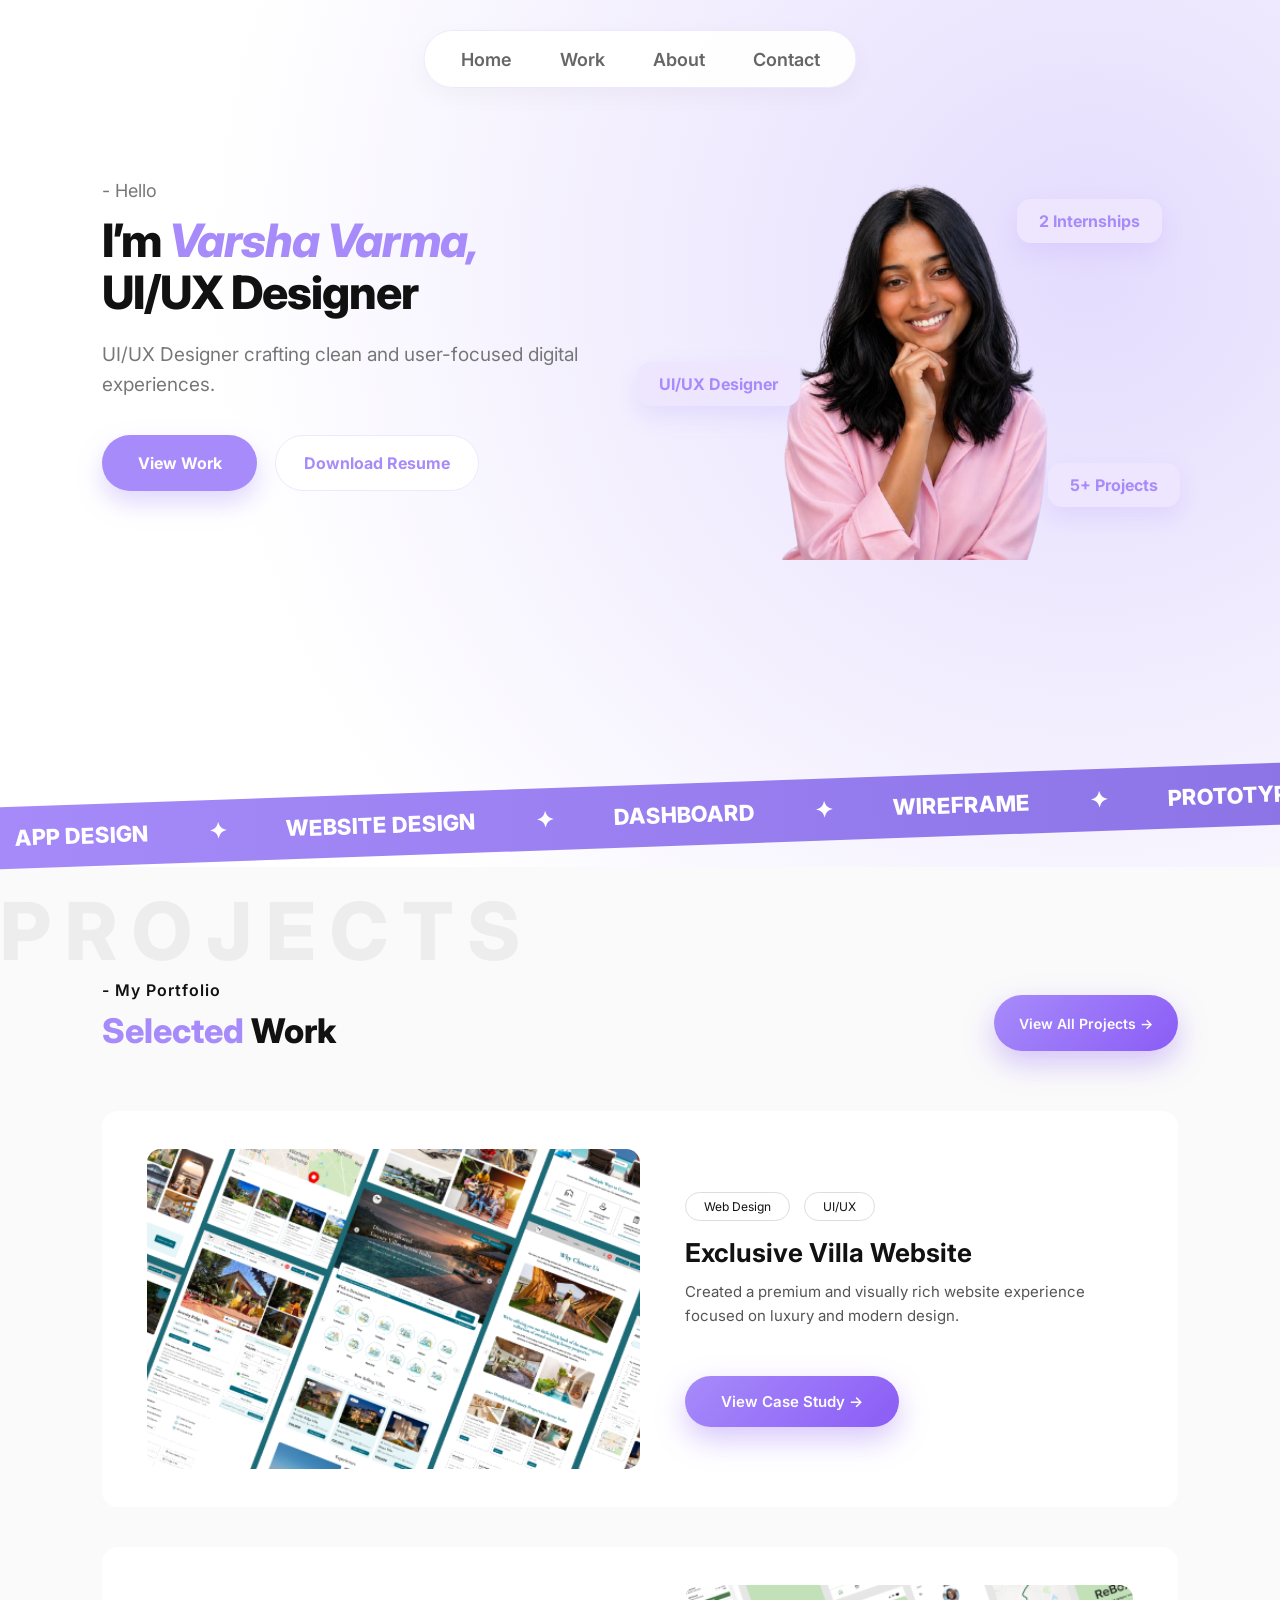
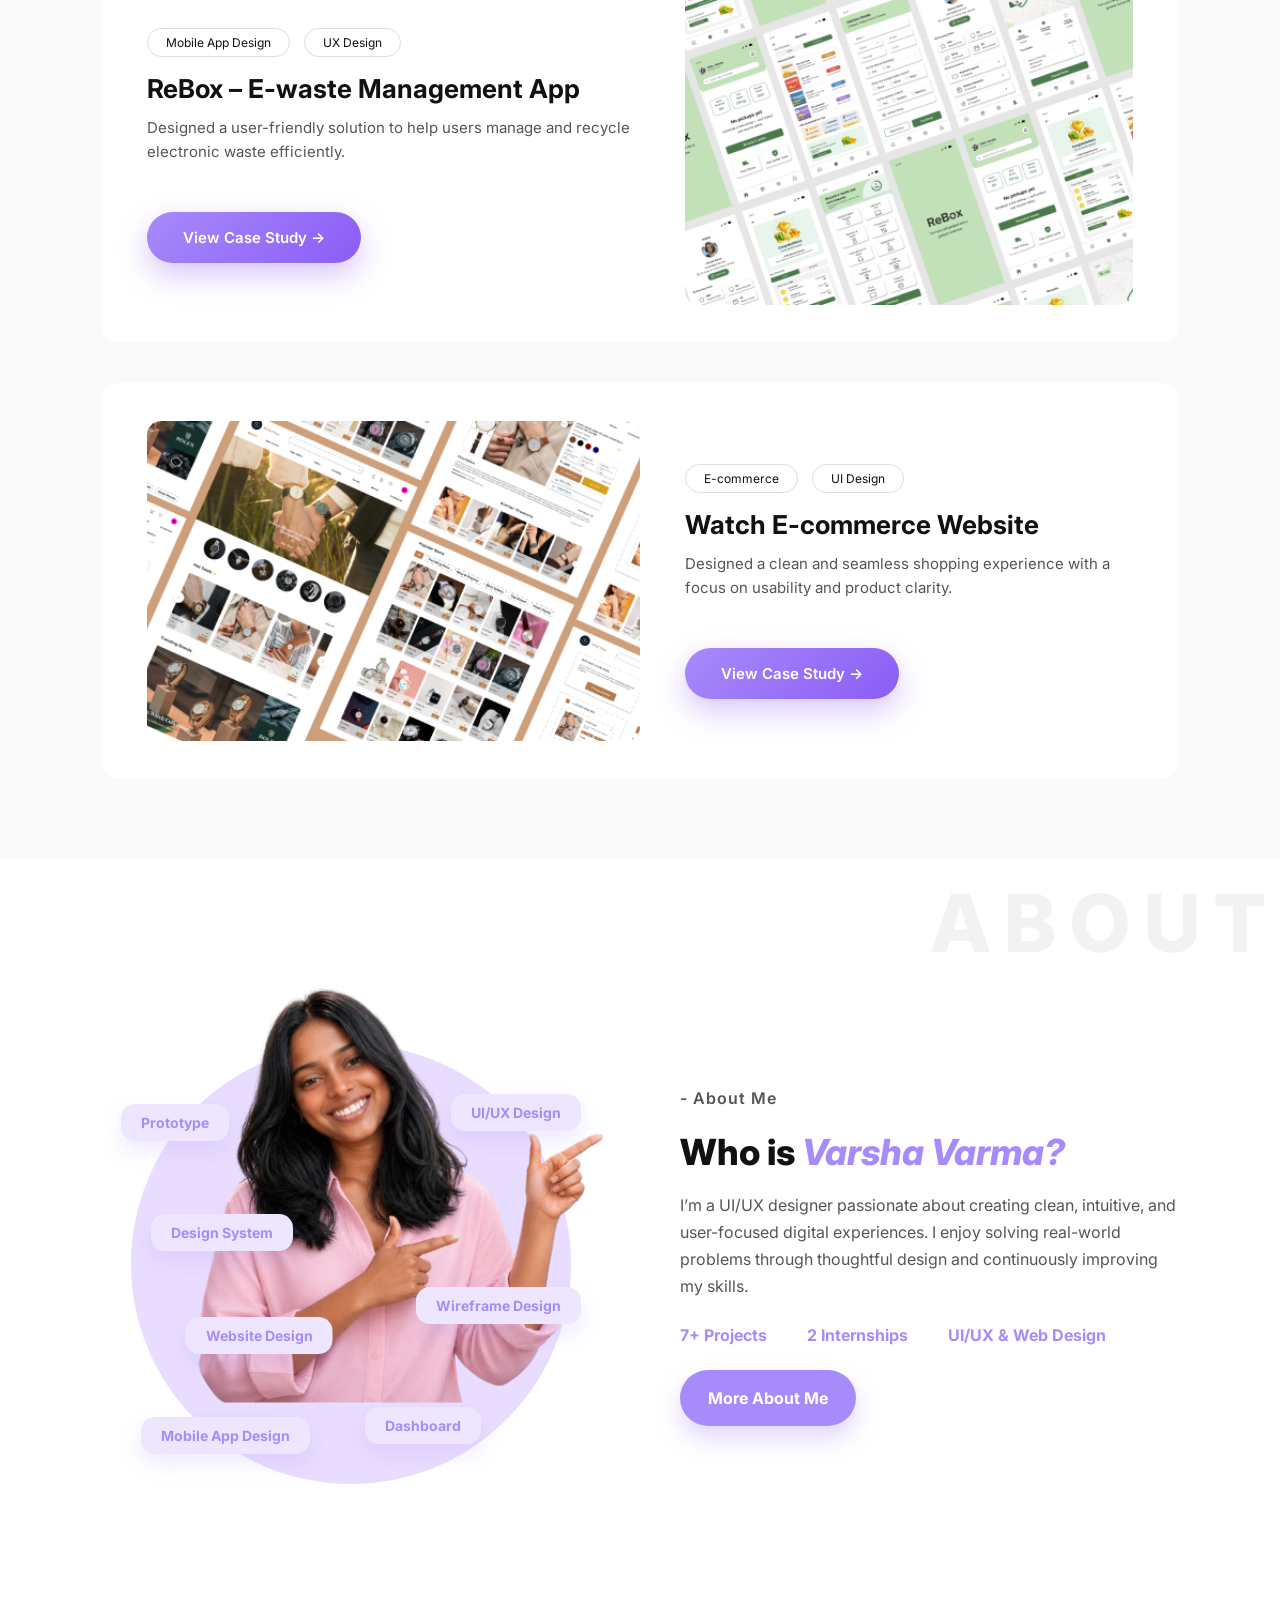
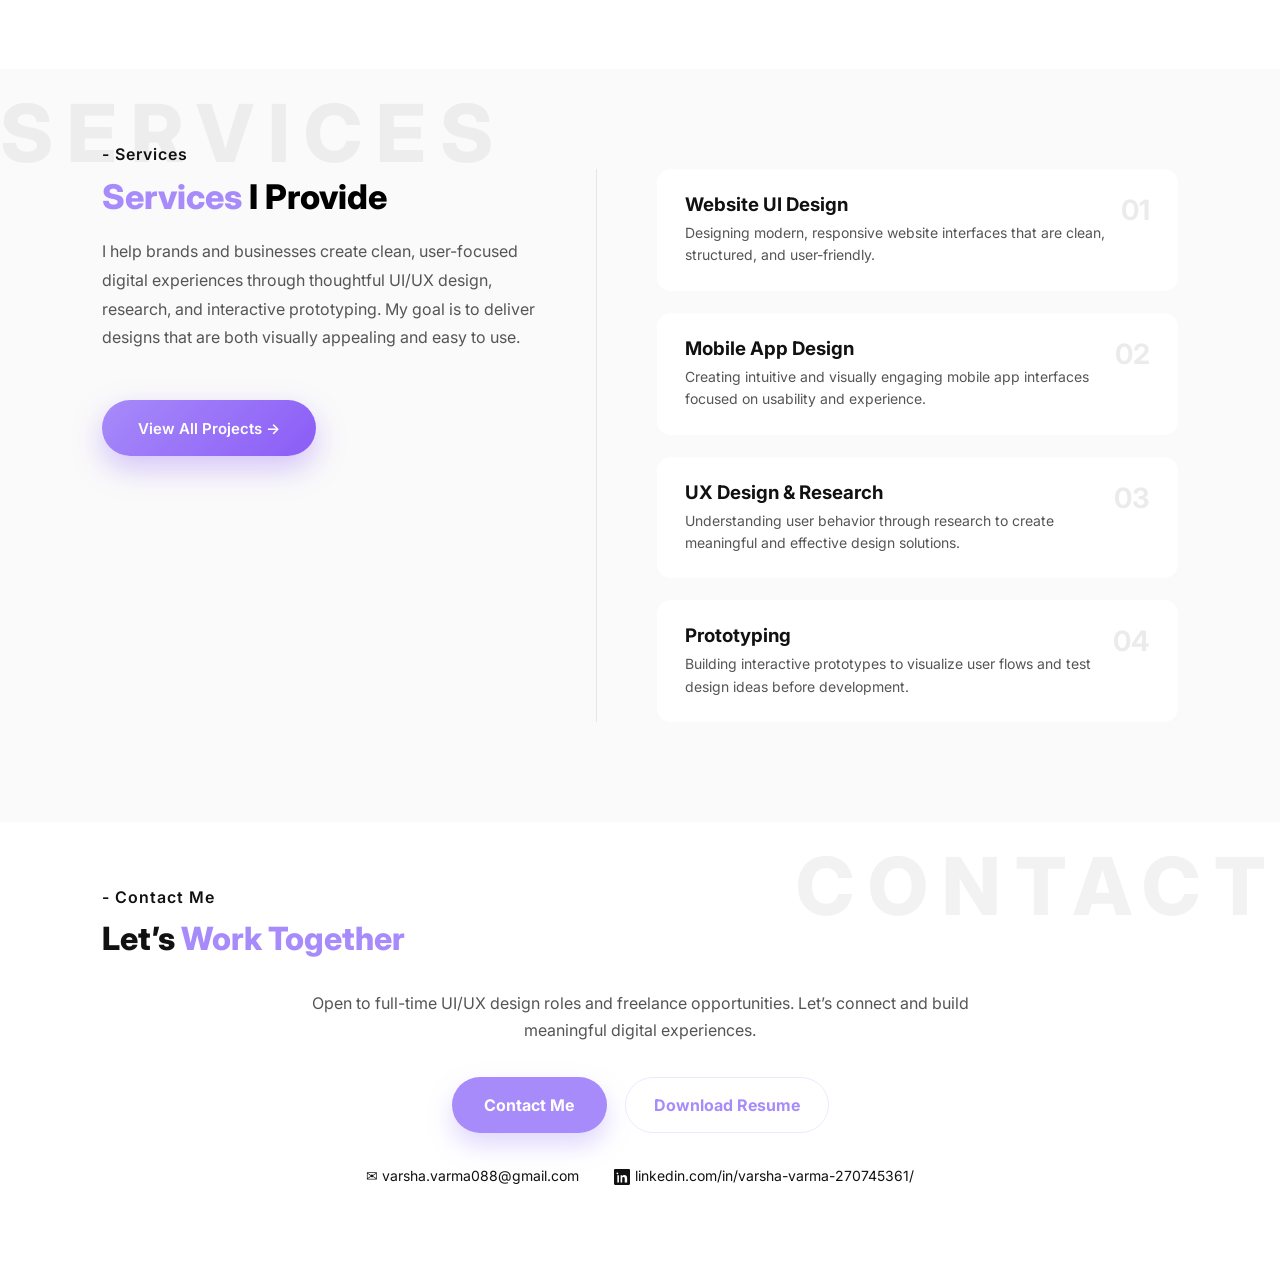
<file: index.html>
<!DOCTYPE html>
<html lang="en">

<head>
  <meta charset="UTF-8" />
  <meta name="viewport" content="width=device-width, initial-scale=1.0" />
  <title>Varsha Portfolio</title>

  <link rel="stylesheet" href="style.css" />
  <link href="https://fonts.googleapis.com/css2?family=Inter:wght@400;500;600;700;800&display=swap" rel="stylesheet">
</head>

<body>

  <!-- NAVBAR -->
  <nav class="navbar">
    <a href="index.html" class="active">Home</a>
    <a href="work.html">Work</a>
    <a href="about.html">About</a>
    <a href="contact.html">Contact</a>
  </nav>

  <!-- HERO -->
  <section class="hero" id="home">

    <div class="hero-text">
      <p class="small">- Hello</p>

      <h1>
        I’m <span>Varsha Varma,</span><br>
        UI/UX Designer
      </h1>

      <p class="desc">
        UI/UX Designer crafting clean and user-focused digital experiences.
      </p>

      <div class="buttons">
        <a href="work.html" class="btn primary">View Work</a>
        <a href="#" class="btn outline">Download Resume</a>
      </div>
    </div>

    <!-- HERO IMAGE -->
    <div class="hero-img">

      <div class="tag tag1">UI/UX Designer</div>
      <div class="tag tag2">2 Internships</div>
      <div class="tag tag3">5+ Projects</div>

      <!-- ✅ IMAGE FIXED -->
      <img src="assets/profile.png" alt="Varsha Varma">

    </div>

  </section>

  <!-- STRIP -->
  <div class="skill-strip">
    <div class="strip-track">

      <span>✦</span>
      <span>APP DESIGN</span>
      <span>✦</span>
      <span>WEBSITE DESIGN</span>
      <span>✦</span>
      <span>DASHBOARD</span>
      <span>✦</span>
      <span>WIREFRAME</span>
      <span>✦</span>
      <span>PROTOTYPE</span>

      <!-- duplicate for infinite effect -->
      <span>✦</span>
      <span>APP DESIGN</span>
      <span>✦</span>
      <span>WEBSITE DESIGN</span>
      <span>✦</span>
      <span>DASHBOARD</span>
      <span>✦</span>
      <span>WIREFRAME</span>
      <span>✦</span>
      <span>PROTOTYPE</span>

    </div>
  </div>

  <!-- PROJECTS -->
  <section class="projects" id="work">

    <h1 class="projects-bg-text">PROJECTS</h1>

    <div class="projects-header">
      <div>
        <p class="section-label">- My Portfolio</p>
        <h2><span>Selected</span> Work</h2>
      </div>

      <a href="work.html" class="btn primary-btn">View All Projects →</a>
    </div>

    <!-- PROJECT 1 -->
    <div class="project-card">
      <img src="assets/project1.png" alt="project">

      <div>
        <div class="chips">
          <span>Web Design</span>
          <span>UI/UX</span>
        </div>

        <h3>Exclusive Villa Website</h3>

        <p>
          Created a premium and visually rich website experience focused on luxury and modern design.
        </p>

        <a href="case-study.html?id=1" class="case-btn">View Case Study →</a>
      </div>
    </div>

    <!-- PROJECT 2 -->
    <div class="project-card reverse">
      <div>
        <div class="chips">
          <span>Mobile App Design</span>
          <span>UX Design</span>
        </div>

        <h3>ReBox – E-waste Management App</h3>

        <p>
          Designed a user-friendly solution to help users manage and recycle electronic waste efficiently.
        </p>

        <a href="case-study.html?id=2" class="case-btn">View Case Study →</a>
      </div>

      <img src="assets/project2.png" alt="project">
    </div>

    <!-- PROJECT 3 -->
    <div class="project-card">
      <img src="assets/project3.png" alt="project">

      <div>
        <div class="chips">
          <span>E-commerce</span>
          <span>UI Design</span>
        </div>

        <h3>Watch E-commerce Website</h3>

        <p>
          Designed a clean and seamless shopping experience with a focus on usability and product clarity.
        </p>

        <a href="case-study.html?id=3" class="case-btn">View Case Study →</a>
      </div>
    </div>

  </section>

  <!-- ABOUT -->
  <section class="about" id="about">
    <h1 class="about-bg-text">ABOUT</h1>

    <!-- LEFT VISUAL -->
    <div class="about-visual">

      <div class="about-circle"></div>

      <img src="assets/about.png" alt="about">

      <span class="about-pill pill-1">Mobile App Design</span>
      <span class="about-pill pill-2">UI/UX Design</span>
      <span class="about-pill pill-3">Website Design</span>
      <span class="about-pill pill-4">Design System</span>
      <span class="about-pill pill-5">Prototype</span>
      <span class="about-pill pill-6">Dashboard</span>
      <span class="about-pill pill-7">Wireframe Design</span>

    </div>

    <!-- RIGHT TEXT -->
    <div class="about-content">

      <p class="section-label">- About Me</p>

      <h2>
        Who is <span>Varsha Varma?</span>
      </h2>

      <p>
        I’m a UI/UX designer passionate about creating clean, intuitive, and user-focused digital experiences.
        I enjoy solving real-world problems through thoughtful design and continuously improving my skills.
      </p>

      <div class="stats">
        <span>7+ Projects</span>
        <span>2 Internships</span>
        <span>UI/UX & Web Design</span>
      </div>

      <a href="about.html" class="btn primary">More About Me</a>

    </div>

  </section>

  <!-- SERVICES -->
  <section class="services" id="services">

    <!-- BACKGROUND TEXT -->
    <h1 class="services-bg-text">SERVICES</h1>

    <!-- LEFT SIDE -->
    <div class="service-left">

      <p class="section-label">- Services</p>

      <h2 class="services-title">
        <span class="title-purple">Services</span>
        <span class="title-black">I Provide</span>
      </h2>

      <p class="service-desc">
        I help brands and businesses create clean, user-focused digital experiences
        through thoughtful UI/UX design, research, and interactive prototyping.
        My goal is to deliver designs that are both visually appealing and easy to use.
      </p>

      <a href="#" class="btn primary-btn">View All Projects →</a>

    </div>

    <!-- MIDDLE LINE -->
    <div class="service-divider"></div>

    <!-- RIGHT SIDE -->
    <div class="service-list">

      <div class="service-card">
        <div>
          <h3>Website UI Design</h3>
          <p>Designing modern, responsive website interfaces that are clean, structured, and user-friendly.</p>
        </div>
        <span>01</span>
      </div>

      <div class="service-card">
        <div>
          <h3>Mobile App Design</h3>
          <p>Creating intuitive and visually engaging mobile app interfaces focused on usability and experience.</p>
        </div>
        <span>02</span>
      </div>

      <div class="service-card">
        <div>
          <h3>UX Design & Research</h3>
          <p>Understanding user behavior through research to create meaningful and effective design solutions.</p>
        </div>
        <span>03</span>
      </div>

      <div class="service-card">
        <div>
          <h3>Prototyping</h3>
          <p>Building interactive prototypes to visualize user flows and test design ideas before development.</p>
        </div>
        <span>04</span>
      </div>

    </div>

  </section>

  <!-- CONTACT -->
  <section class="contact" id="contact">

    <h1 class="contact-bg-text">CONTACT</h1>

    <!-- ALIGN BLOCK -->
    <div class="contact-head">

      <p class="section-label">- Contact Me</p>

      <h2>Let’s <span>Work Together</span></h2>

    </div>

    <p class="contact-desc">
      Open to full-time UI/UX design roles and freelance opportunities. Let’s connect
      and build meaningful digital experiences.
    </p>

    <div class="buttons center">
      <a href="mailto:varsha.varma088@gmail.com" class="btn primary">Contact Me</a>
      <a href="#" class="btn outline">Download Resume</a>
    </div>

    <div class="contact-links">
      <a href="mailto:varsha.varma088@gmail.com" target="_blank">✉ varsha.varma088@gmail.com</a>
      <a href="https://linkedin.com/in/varsha-varma-270745361/" target="_blank">
        <svg xmlns="http://www.w3.org/2000/svg" width="16" height="16" fill="currentColor" viewBox="0 0 16 16" style="vertical-align: middle; margin-right: 5px;">
          <path d="M0 1.146C0 .513.526 0 1.175 0h13.65C15.474 0 16 .513 16 1.146v13.708c0 .633-.526 1.146-1.175 1.146H1.175C.526 16 0 15.487 0 14.854V1.146zm4.943 12.248V6.169H3.337v7.225h1.606zm-1.56-8.122c.56 0 .909-.371.909-.834-.011-.47-.349-.834-.9-.834-.551 0-.91.364-.91.834 0 .463.348.834.888.834h.013zM13.134 13.394V9.25c0-2.219-1.185-3.252-2.766-3.252-1.274 0-1.845.7-2.165 1.193v.025h-.016a5.54 5.54 0 0 1 .016-.025V6.169h-1.607c.021.451 0 7.225 0 7.225h1.607V9.364c0-.216.016-.432.08-.586.173-.432.568-.878 1.232-.878.869 0 1.216.662 1.216 1.634v3.86h1.607z"/>
        </svg>linkedin.com/in/varsha-varma-270745361/
      </a>
    </div>

  </section>

  <script src="script.js"></script>

</body>

</html>
</file>
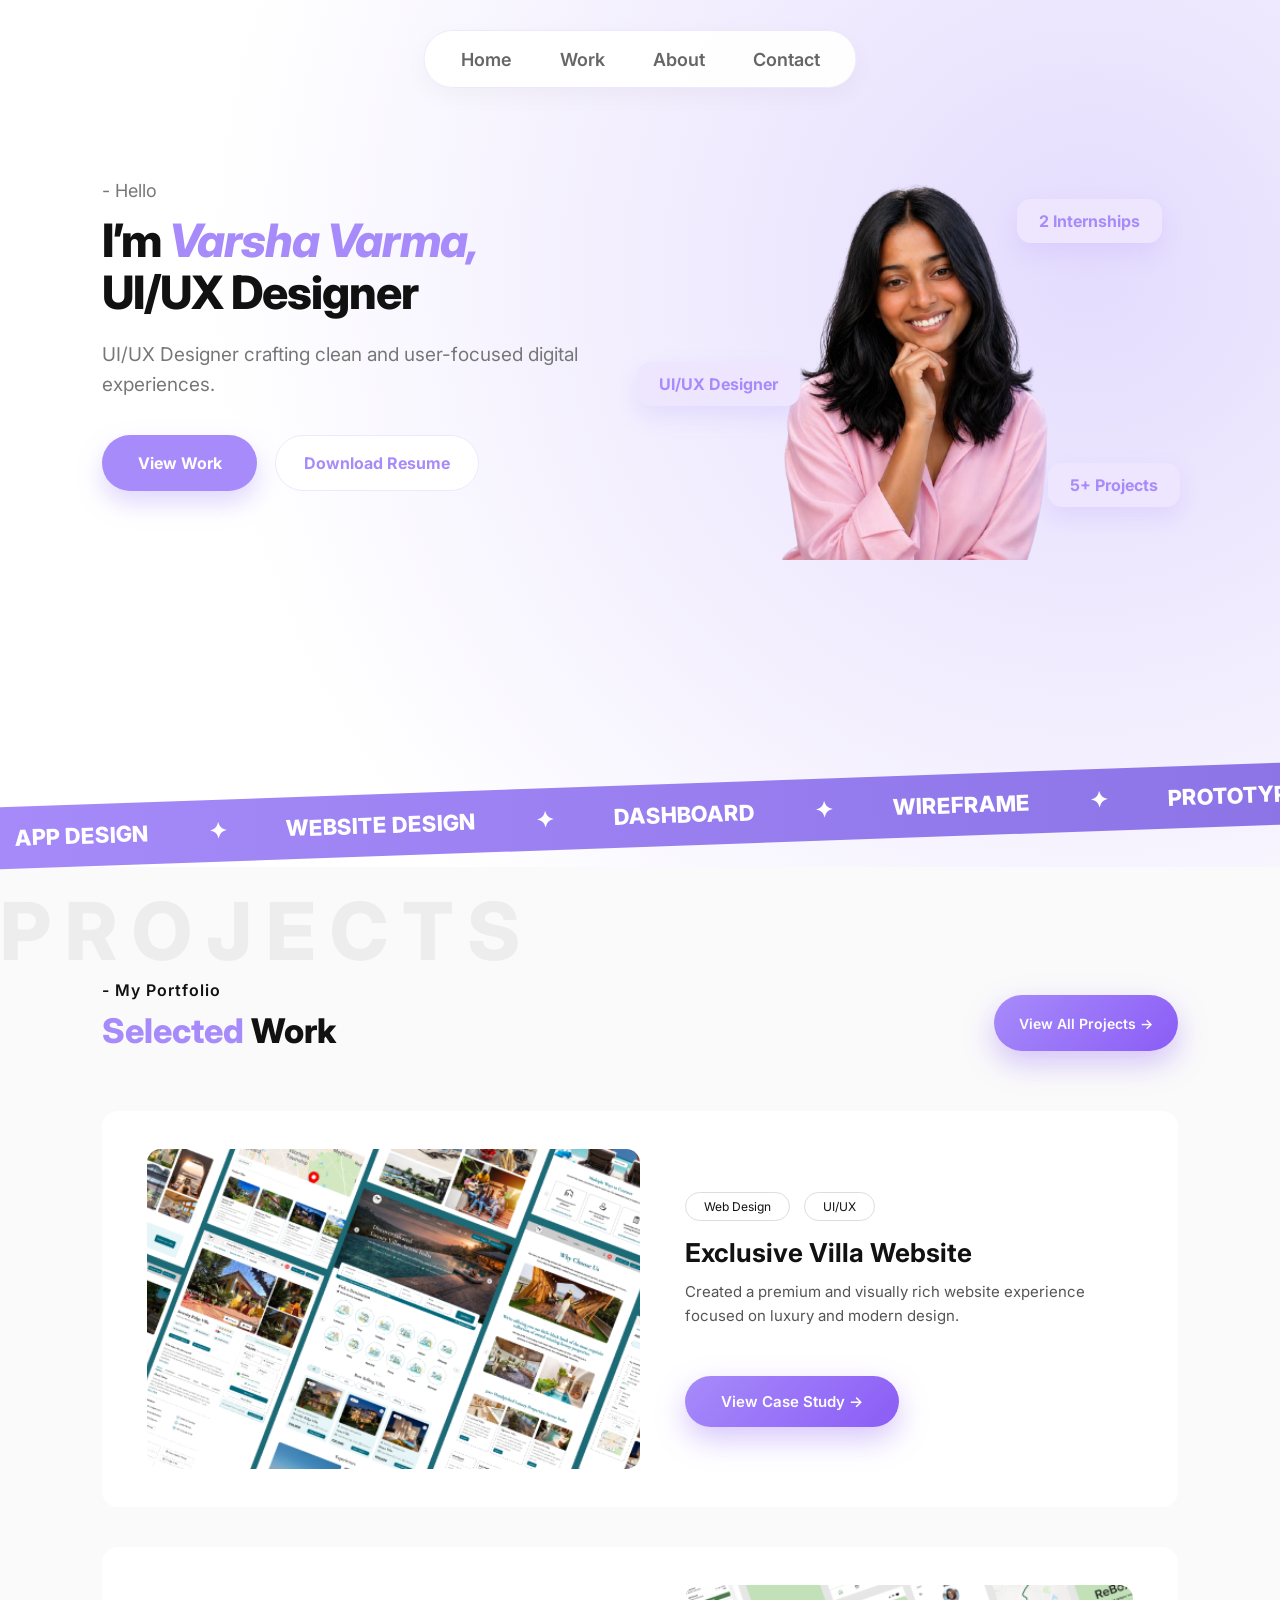
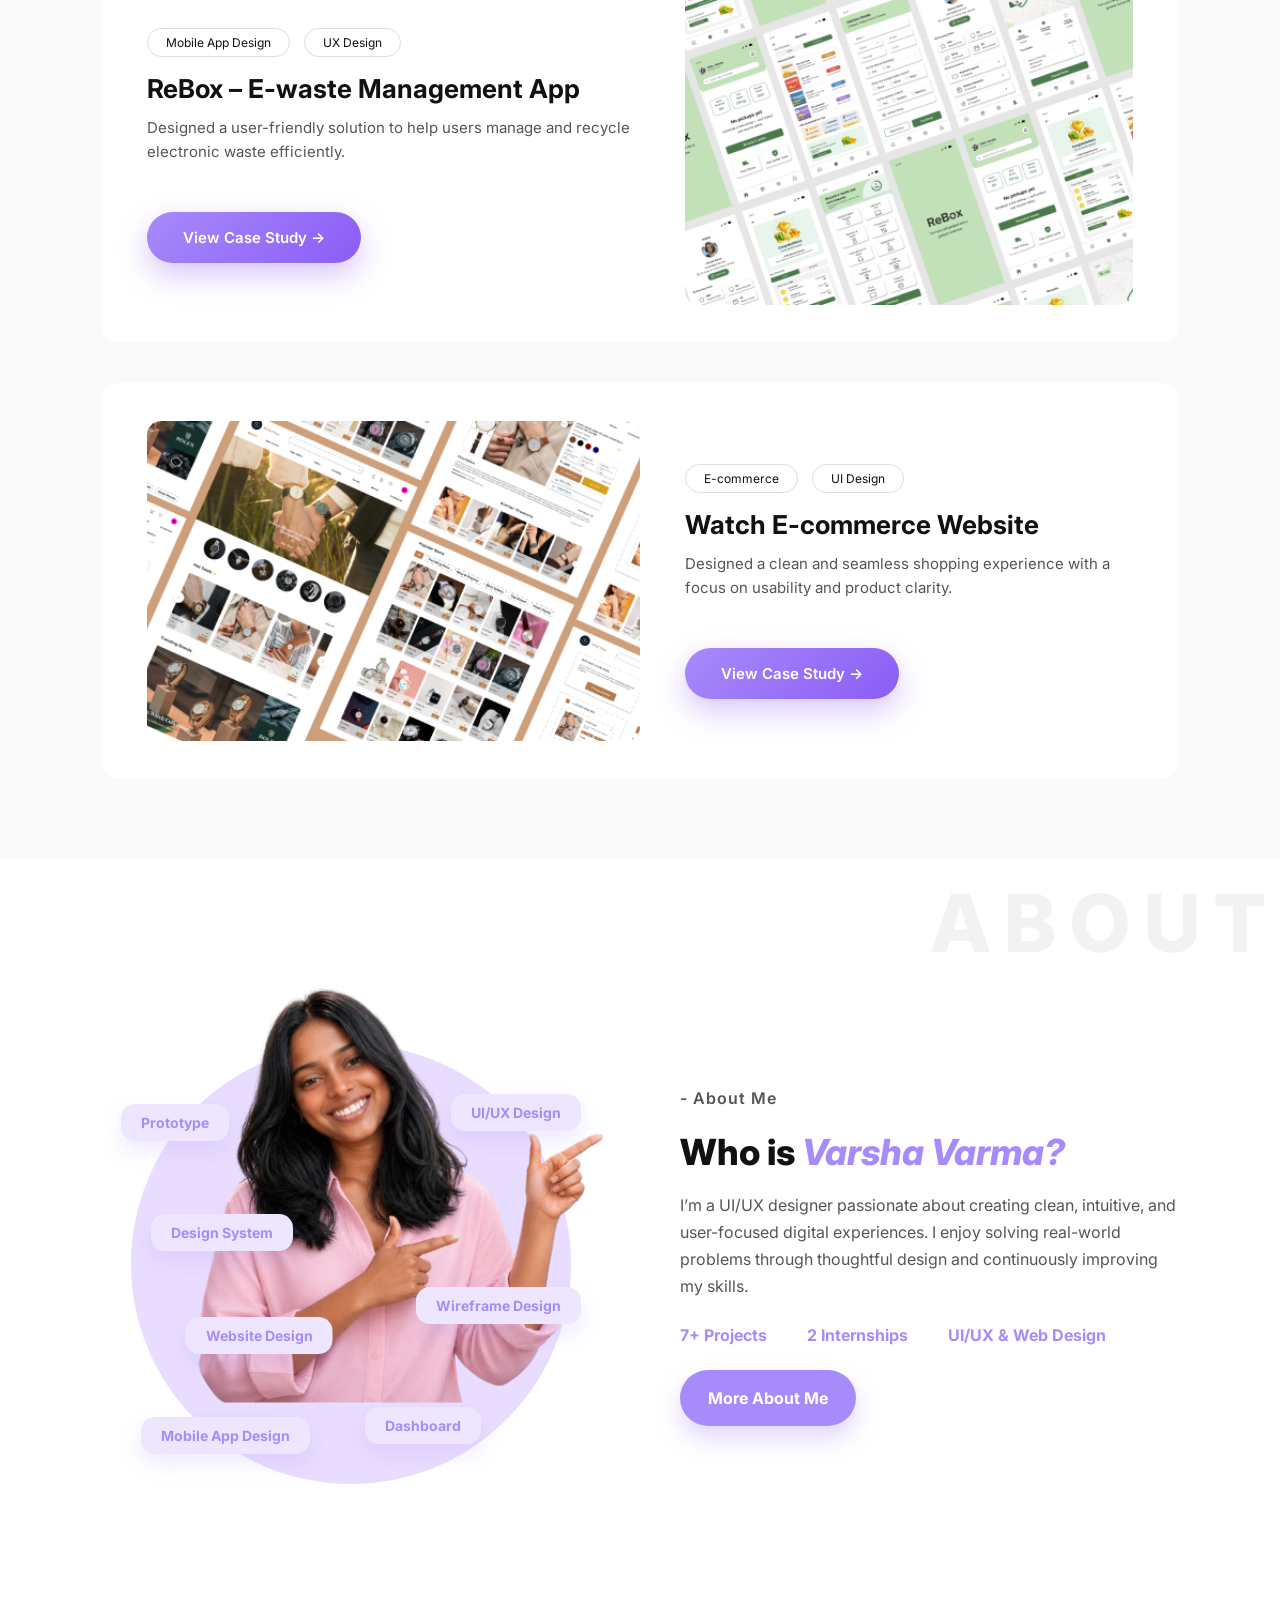
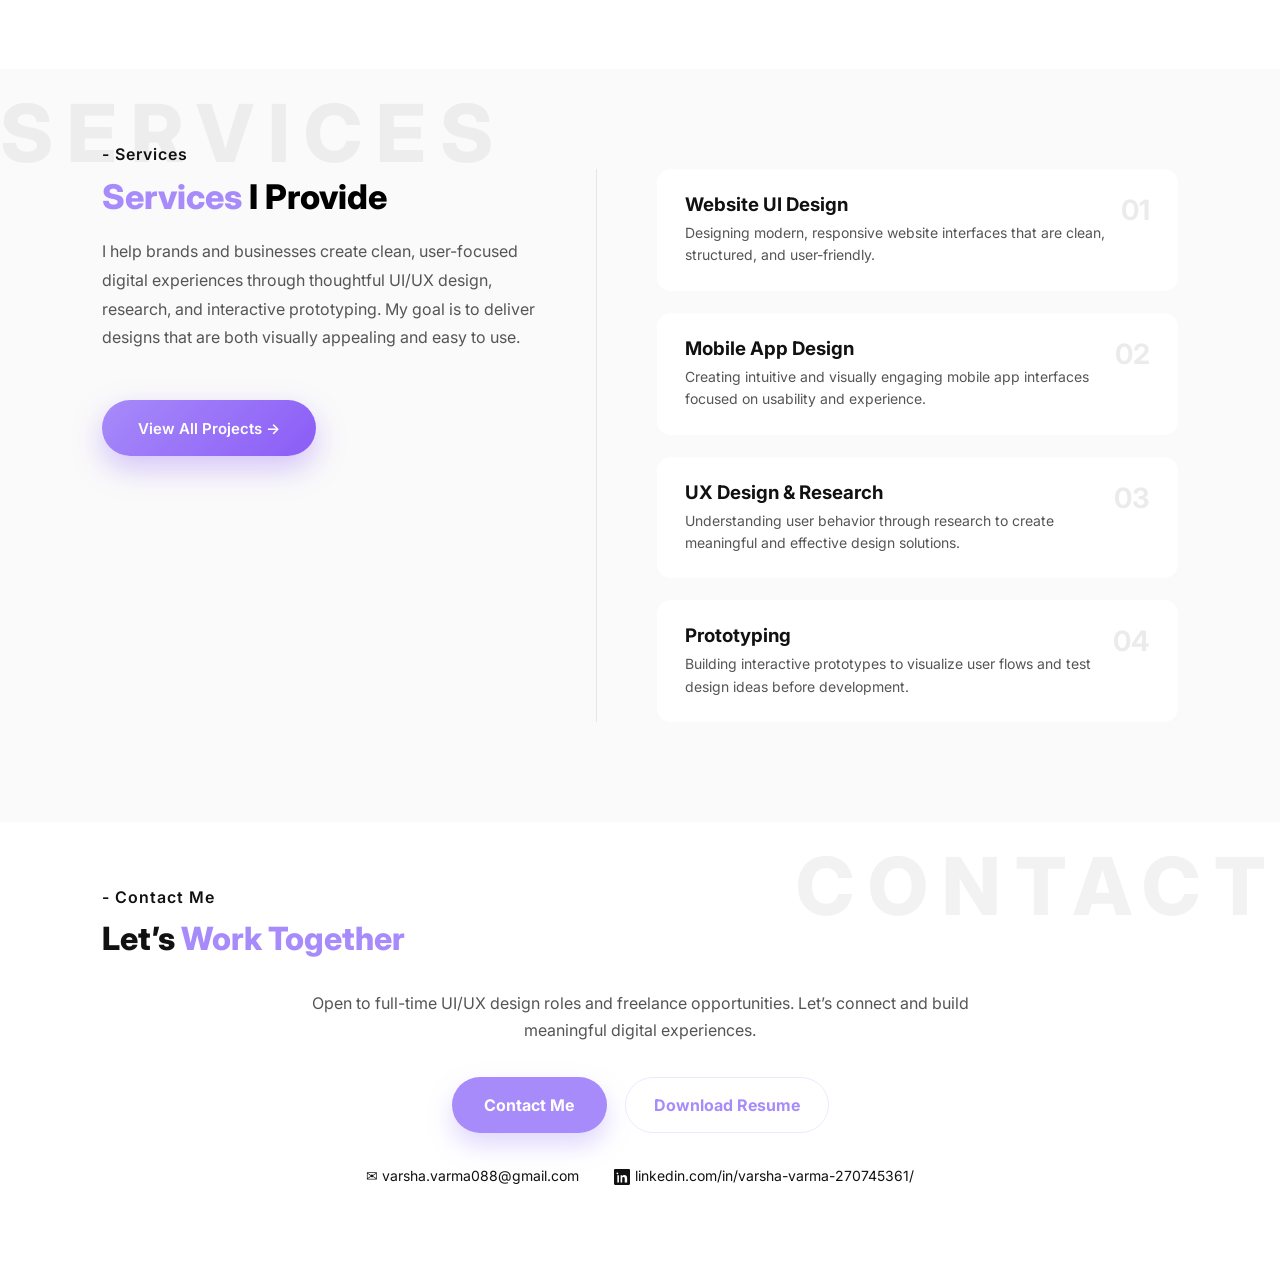
<file: templates/index.html>
<!DOCTYPE html>
<html lang="en">

<head>
  <meta charset="UTF-8" />
  <meta name="viewport" content="width=device-width, initial-scale=1.0" />
  <title>Varsha Portfolio</title>

  <link rel="stylesheet" href="../static/css/style.css" />
  <link href="https://fonts.googleapis.com/css2?family=Inter:wght@400;500;600;700;800&display=swap" rel="stylesheet">
</head>

<body>

  <!-- NAVBAR -->
  <nav class="navbar">
    <a href="index.html" class="active">Home</a>
    <a href="work.html">Work</a>
    <a href="about.html">About</a>
    <a href="contact.html">Contact</a>
  </nav>

  <!-- HERO -->
  <section class="hero" id="home">

    <div class="hero-text">
      <p class="small">- Hello</p>

      <h1>
        I’m <span>Varsha Varma,</span><br>
        UI/UX Designer
      </h1>

      <p class="desc">
        UI/UX Designer crafting clean and user-focused digital experiences.
      </p>

      <div class="buttons">
        <a href="work.html" class="btn primary">View Work</a>
        <a href="#" class="btn outline">Download Resume</a>
      </div>
    </div>

    <!-- HERO IMAGE -->
    <div class="hero-img">

      <div class="tag tag1">UI/UX Designer</div>
      <div class="tag tag2">2 Internships</div>
      <div class="tag tag3">5+ Projects</div>

      <!-- ✅ IMAGE FIXED -->
      <img src="../assets/profile.png" alt="Varsha Varma">

    </div>

  </section>

  <!-- STRIP -->
  <div class="skill-strip">
    <div class="strip-track">

      <span>✦</span>
      <span>APP DESIGN</span>
      <span>✦</span>
      <span>WEBSITE DESIGN</span>
      <span>✦</span>
      <span>DASHBOARD</span>
      <span>✦</span>
      <span>WIREFRAME</span>
      <span>✦</span>
      <span>PROTOTYPE</span>

      <!-- duplicate for infinite effect -->
      <span>✦</span>
      <span>APP DESIGN</span>
      <span>✦</span>
      <span>WEBSITE DESIGN</span>
      <span>✦</span>
      <span>DASHBOARD</span>
      <span>✦</span>
      <span>WIREFRAME</span>
      <span>✦</span>
      <span>PROTOTYPE</span>

    </div>
  </div>

  <!-- PROJECTS -->
  <section class="projects" id="work">

    <h1 class="projects-bg-text">PROJECTS</h1>

    <div class="projects-header">
      <div>
        <p class="section-label">- My Portfolio</p>
        <h2><span>Selected</span> Work</h2>
      </div>

      <a href="work.html" class="btn primary-btn">View All Projects →</a>
    </div>

    <!-- PROJECT 1 -->
    <div class="project-card">
      <img src="../assets/project1.png" alt="project">

      <div>
        <div class="chips">
          <span>Web Design</span>
          <span>UI/UX</span>
        </div>

        <h3>Exclusive Villa Website</h3>

        <p>
          Created a premium and visually rich website experience focused on luxury and modern design.
        </p>

        <a href="case-study.html?id=1" class="case-btn">View Case Study →</a>
      </div>
    </div>

    <!-- PROJECT 2 -->
    <div class="project-card reverse">
      <div>
        <div class="chips">
          <span>Mobile App Design</span>
          <span>UX Design</span>
        </div>

        <h3>ReBox – E-waste Management App</h3>

        <p>
          Designed a user-friendly solution to help users manage and recycle electronic waste efficiently.
        </p>

        <a href="case-study.html?id=2" class="case-btn">View Case Study →</a>
      </div>

      <img src="../assets/project2.png" alt="project">
    </div>

    <!-- PROJECT 3 -->
    <div class="project-card">
      <img src="../assets/project3.png" alt="project">

      <div>
        <div class="chips">
          <span>E-commerce</span>
          <span>UI Design</span>
        </div>

        <h3>Watch E-commerce Website</h3>

        <p>
          Designed a clean and seamless shopping experience with a focus on usability and product clarity.
        </p>

        <a href="case-study.html?id=3" class="case-btn">View Case Study →</a>
      </div>
    </div>

  </section>

  <!-- ABOUT -->
  <section class="about" id="about">
    <h1 class="about-bg-text">ABOUT</h1>

    <!-- LEFT VISUAL -->
    <div class="about-visual">

      <div class="about-circle"></div>

      <img src="../assets/about.png" alt="about">

      <span class="about-pill pill-1">Mobile App Design</span>
      <span class="about-pill pill-2">UI/UX Design</span>
      <span class="about-pill pill-3">Website Design</span>
      <span class="about-pill pill-4">Design System</span>
      <span class="about-pill pill-5">Prototype</span>
      <span class="about-pill pill-6">Dashboard</span>
      <span class="about-pill pill-7">Wireframe Design</span>

    </div>

    <!-- RIGHT TEXT -->
    <div class="about-content">

      <p class="section-label">- About Me</p>

      <h2>
        Who is <span>Varsha Varma?</span>
      </h2>

      <p>
        I’m a UI/UX designer passionate about creating clean, intuitive, and user-focused digital experiences.
        I enjoy solving real-world problems through thoughtful design and continuously improving my skills.
      </p>

      <div class="stats">
        <span>7+ Projects</span>
        <span>2 Internships</span>
        <span>UI/UX & Web Design</span>
      </div>

      <a href="about.html" class="btn primary">More About Me</a>

    </div>

  </section>

  <!-- SERVICES -->
  <section class="services" id="services">

    <!-- BACKGROUND TEXT -->
    <h1 class="services-bg-text">SERVICES</h1>

    <!-- LEFT SIDE -->
    <div class="service-left">

      <p class="section-label">- Services</p>

      <h2 class="services-title">
        <span class="title-purple">Services</span>
        <span class="title-black">I Provide</span>
      </h2>

      <p class="service-desc">
        I help brands and businesses create clean, user-focused digital experiences
        through thoughtful UI/UX design, research, and interactive prototyping.
        My goal is to deliver designs that are both visually appealing and easy to use.
      </p>

      <a href="#" class="btn primary-btn">View All Projects →</a>

    </div>

    <!-- MIDDLE LINE -->
    <div class="service-divider"></div>

    <!-- RIGHT SIDE -->
    <div class="service-list">

      <div class="service-card">
        <div>
          <h3>Website UI Design</h3>
          <p>Designing modern, responsive website interfaces that are clean, structured, and user-friendly.</p>
        </div>
        <span>01</span>
      </div>

      <div class="service-card">
        <div>
          <h3>Mobile App Design</h3>
          <p>Creating intuitive and visually engaging mobile app interfaces focused on usability and experience.</p>
        </div>
        <span>02</span>
      </div>

      <div class="service-card">
        <div>
          <h3>UX Design & Research</h3>
          <p>Understanding user behavior through research to create meaningful and effective design solutions.</p>
        </div>
        <span>03</span>
      </div>

      <div class="service-card">
        <div>
          <h3>Prototyping</h3>
          <p>Building interactive prototypes to visualize user flows and test design ideas before development.</p>
        </div>
        <span>04</span>
      </div>

    </div>

  </section>

  <!-- CONTACT -->
  <section class="contact" id="contact">

    <h1 class="contact-bg-text">CONTACT</h1>

    <!-- ALIGN BLOCK -->
    <div class="contact-head">

      <p class="section-label">- Contact Me</p>

      <h2>Let’s <span>Work Together</span></h2>

    </div>

    <p class="contact-desc">
      Open to full-time UI/UX design roles and freelance opportunities. Let’s connect
      and build meaningful digital experiences.
    </p>

    <div class="buttons center">
      <a href="mailto:varsha.varma088@gmail.com" class="btn primary">Contact Me</a>
      <a href="#" class="btn outline">Download Resume</a>
    </div>

    <div class="contact-links">
      <a href="mailto:varsha.varma088@gmail.com" target="_blank">✉ varsha.varma088@gmail.com</a>
      <a href="https://linkedin.com/in/varsha-varma-270745361/" target="_blank">
        <svg xmlns="http://www.w3.org/2000/svg" width="16" height="16" fill="currentColor" viewBox="0 0 16 16" style="vertical-align: middle; margin-right: 5px;">
          <path d="M0 1.146C0 .513.526 0 1.175 0h13.65C15.474 0 16 .513 16 1.146v13.708c0 .633-.526 1.146-1.175 1.146H1.175C.526 16 0 15.487 0 14.854V1.146zm4.943 12.248V6.169H3.337v7.225h1.606zm-1.56-8.122c.56 0 .909-.371.909-.834-.011-.47-.349-.834-.9-.834-.551 0-.91.364-.91.834 0 .463.348.834.888.834h.013zM13.134 13.394V9.25c0-2.219-1.185-3.252-2.766-3.252-1.274 0-1.845.7-2.165 1.193v.025h-.016a5.54 5.54 0 0 1 .016-.025V6.169h-1.607c.021.451 0 7.225 0 7.225h1.607V9.364c0-.216.016-.432.08-.586.173-.432.568-.878 1.232-.878.869 0 1.216.662 1.216 1.634v3.86h1.607z"/>
        </svg>linkedin.com/in/varsha-varma-270745361/
      </a>
    </div>

  </section>

  <script src="../static/js/script.js"></script>

</body>

</html>
</file>
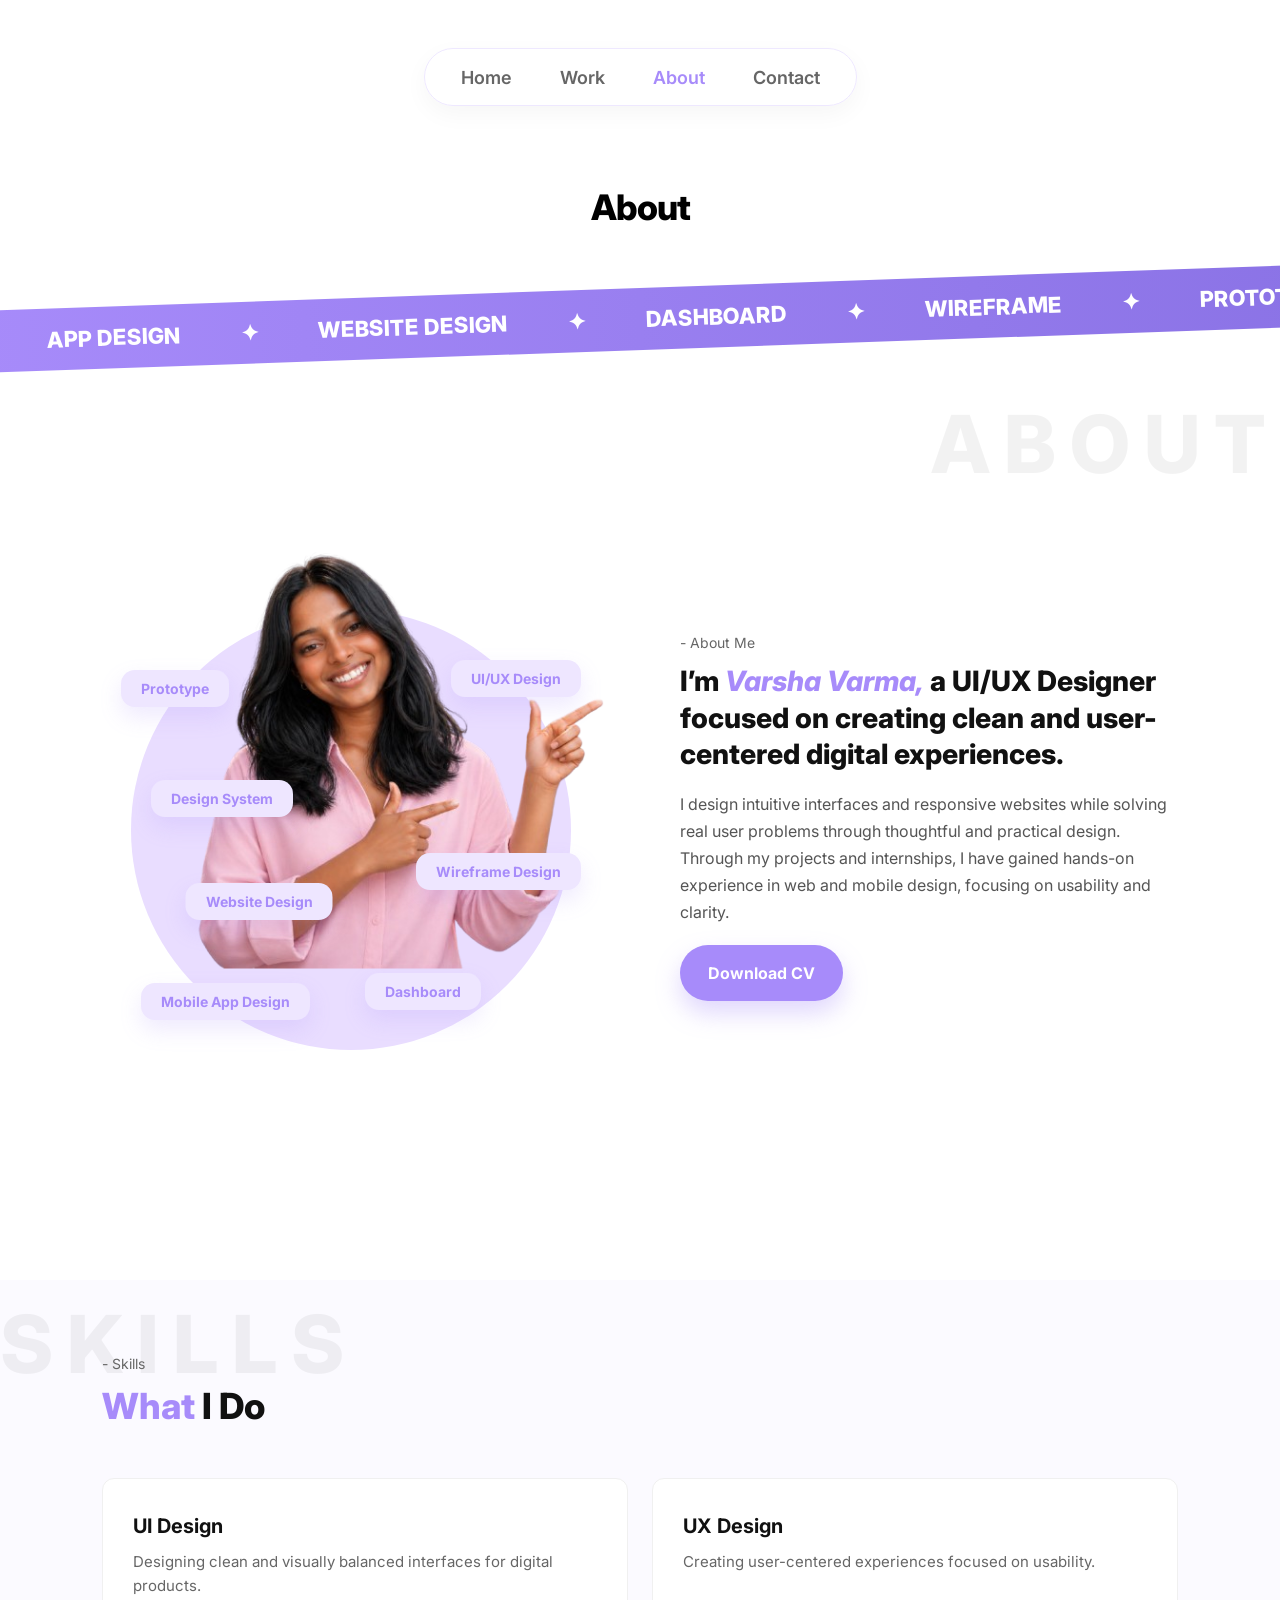
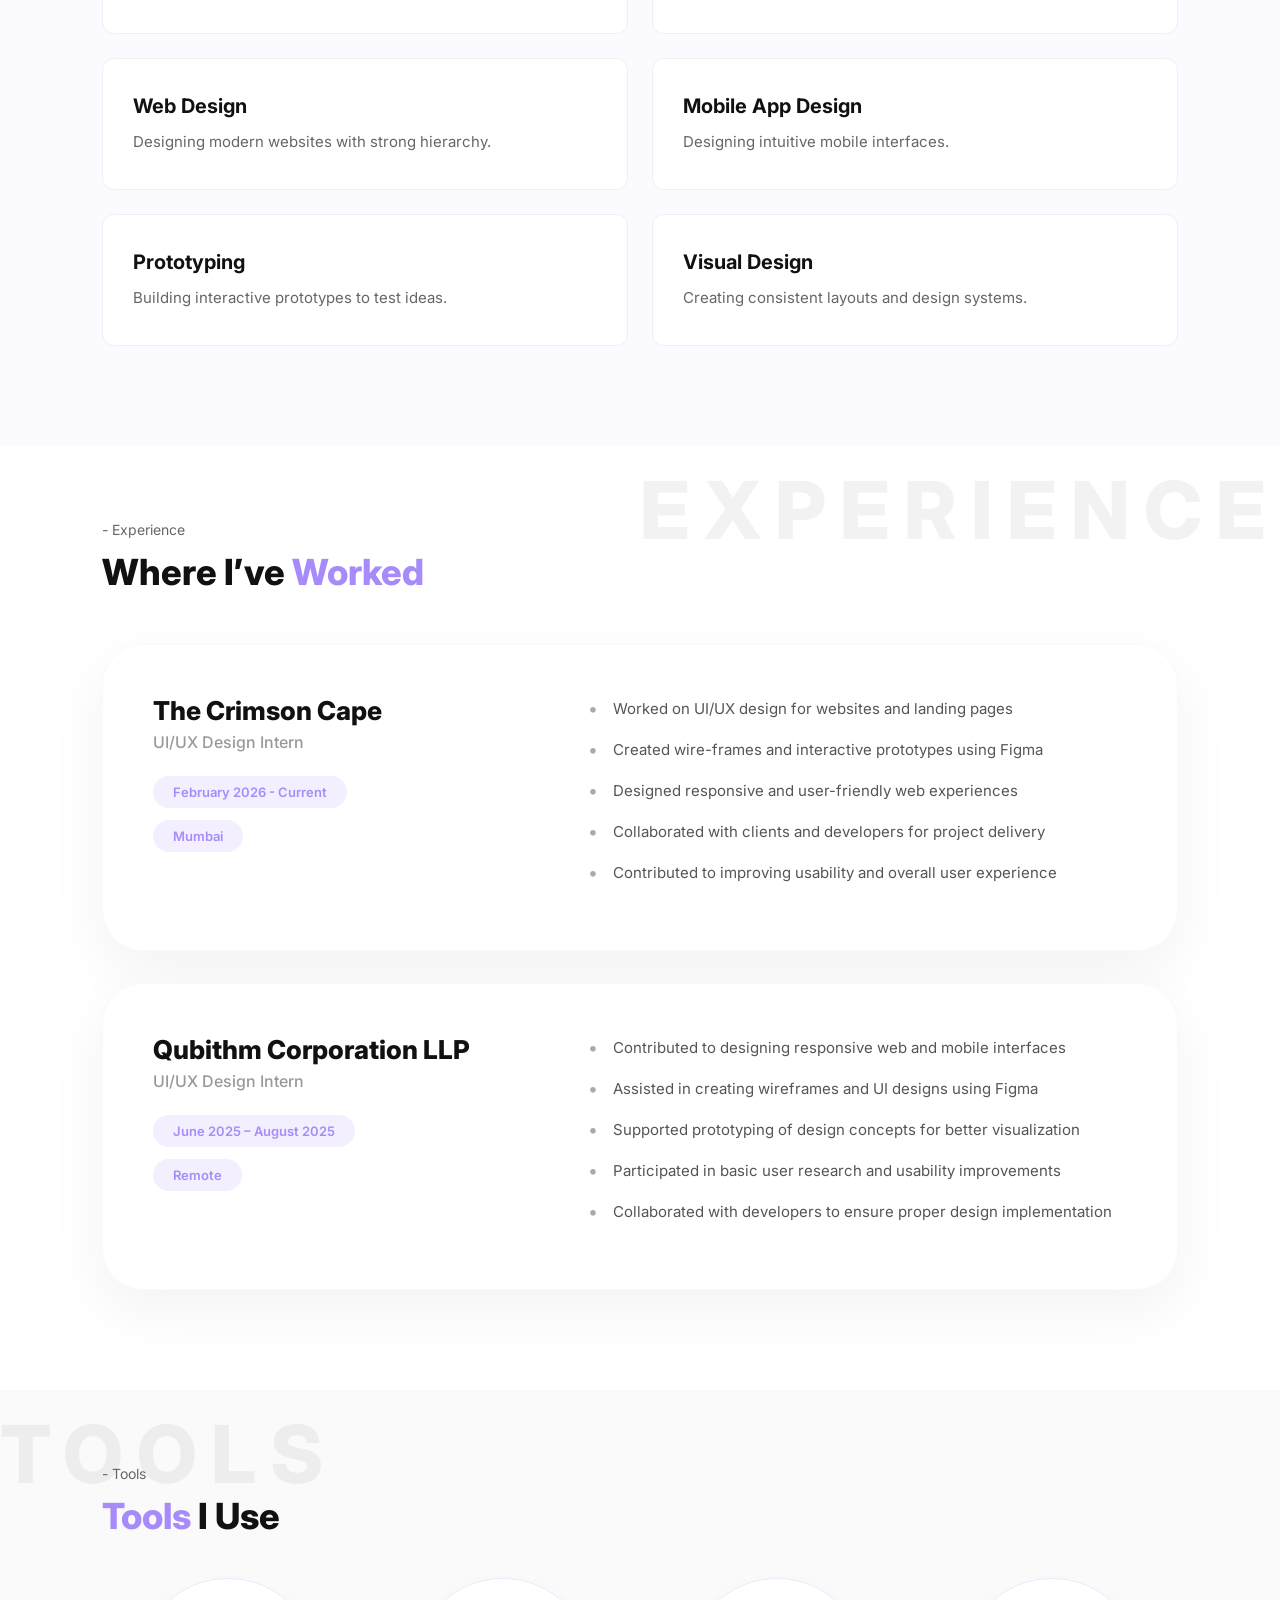
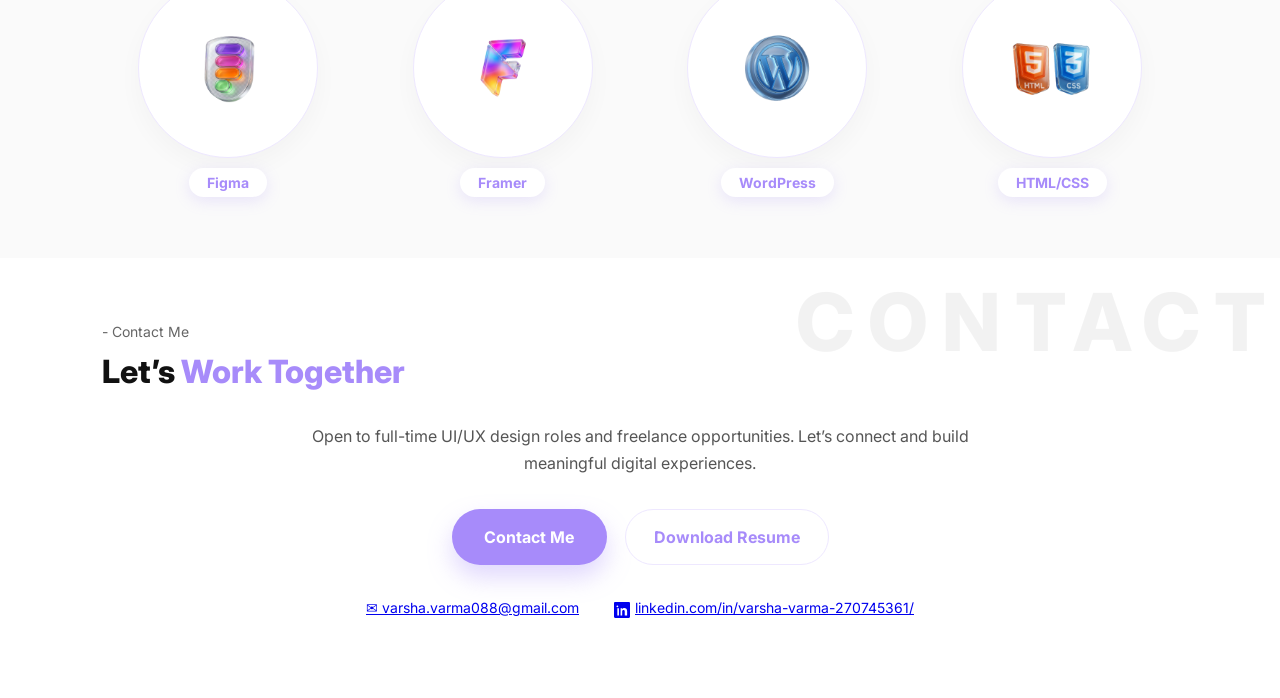
<file: about.html>
<!DOCTYPE html>
<html lang="en">

<head>
    <meta charset="UTF-8" />
    <meta name="viewport" content="width=device-width, initial-scale=1.0" />
    <title>About | Varsha Varma</title>

    <link rel="stylesheet" href="about.css" />
    <link href="https://fonts.googleapis.com/css2?family=Inter:wght@400;500;600;700;800&display=swap" rel="stylesheet">
</head>

<body>

    <!-- NAVBAR -->
    <nav class="navbar">
        <a href="index.html">Home</a>
        <a href="work.html">Work</a>
        <a href="about.html" class="active">About</a>
        <a href="contact.html">Contact</a>
    </nav>

    <!-- Hero Header Section -->
    <header class="about-title-section">
        <h1 class="main-title">About</h1>

        <!-- Skill Strip -->
        <div class="skill-strip-container">
            <div class="skill-strip">
                <div class="strip-track">
                    <span>✦</span>
                    <span>APP DESIGN</span>
                    <span>✦</span>
                    <span>WEBSITE DESIGN</span>
                    <span>✦</span>
                    <span>DASHBOARD</span>
                    <span>✦</span>
                    <span>WIREFRAME</span>
                    <span>✦</span>
                    <span>PROTOTYPE</span>
                    <!-- Loop repeats for seamless effect -->
                    <span>✦</span>
                    <span>APP DESIGN</span>
                    <span>✦</span>
                    <span>WEBSITE DESIGN</span>
                    <span>✦</span>
                    <span>DASHBOARD</span>
                    <span>✦</span>
                    <span>WIREFRAME</span>
                    <span>✦</span>
                    <span>PROTOTYPE</span>
                </div>
            </div>
        </div>
    </header>

    <!-- ========================= -->
    <!-- ABOUT HERO -->
    <!-- ========================= -->

    <section class="about-hero">

        <h1 class="about-bg-text">ABOUT</h1>

        <!-- LEFT VISUAL -->
        <div class="about-visual">
            <div class="about-circle"></div>
            <img src="assets/about.png" alt="about">
            <span class="about-pill pill-1">Mobile App Design</span>
            <span class="about-pill pill-2">UI/UX Design</span>
            <span class="about-pill pill-3">Website Design</span>
            <span class="about-pill pill-4">Design System</span>
            <span class="about-pill pill-5">Prototype</span>
            <span class="about-pill pill-6">Dashboard</span>
            <span class="about-pill pill-7">Wireframe Design</span>
        </div>

        <div class="about-right">

            <p class="section-label">- About Me</p>

            <h1>
                I’m <span>Varsha Varma,</span> a UI/UX Designer focused on creating clean and user-centered digital experiences.
            </h1>

            <p class="about-desc">
                I design intuitive interfaces and responsive websites while solving real user problems through thoughtful and practical design. Through my projects and internships, I have gained hands-on experience in web and mobile design, focusing on usability and clarity.
            </p>

            <a href="#" class="btn primary">Download CV</a>

        </div>

    </section>


    <!-- ========================= -->
    <!-- SKILLS -->
    <!-- ========================= -->

    <section class="skills">

        <h1 class="skills-bg-text">SKILLS</h1>

        <p class="section-label">- Skills</p>
        <h2><span>What</span> I Do</h2>

        <div class="skills-grid">

            <div class="skill-card">
                <h3>UI Design</h3>
                <p>Designing clean and visually balanced interfaces for digital products.</p>
            </div>

            <div class="skill-card">
                <h3>UX Design</h3>
                <p>Creating user-centered experiences focused on usability.</p>
            </div>

            <div class="skill-card">
                <h3>Web Design</h3>
                <p>Designing modern websites with strong hierarchy.</p>
            </div>

            <div class="skill-card">
                <h3>Mobile App Design</h3>
                <p>Designing intuitive mobile interfaces.</p>
            </div>

            <div class="skill-card">
                <h3>Prototyping</h3>
                <p>Building interactive prototypes to test ideas.</p>
            </div>

            <div class="skill-card">
                <h3>Visual Design</h3>
                <p>Creating consistent layouts and design systems.</p>
            </div>

        </div>

    </section>


    <!-- ========================= -->
    <!-- EXPERIENCE -->
    <!-- ========================= -->

    <section class="experience">
        <h1 class="exp-bg-text">EXPERIENCE</h1>

        <p class="section-label">- Experience</p>
        <div class="exp-head">
            <h2>Where I’ve <span>Worked</span></h2>
        </div>

        <div class="exp-list">
            <!-- Card 1 -->
            <div class="exp-card">
                <div class="exp-card-left">
                    <h3>The Crimson Cape</h3>
                    <span class="role">UI/UX Design Intern</span>
                    <div class="exp-pills">
                        <span>February 2026 - Current</span>
                        <span>Mumbai</span>
                    </div>
                </div>
                <div class="exp-card-right">
                    <ul>
                        <li>Worked on UI/UX design for websites and landing pages</li>
                        <li>Created wire-frames and interactive prototypes using Figma</li>
                        <li>Designed responsive and user-friendly web experiences</li>
                        <li>Collaborated with clients and developers for project delivery</li>
                        <li>Contributed to improving usability and overall user experience</li>
                    </ul>
                </div>
            </div>

            <!-- Card 2 -->
            <div class="exp-card">
                <div class="exp-card-left">
                    <h3>Qubithm Corporation LLP</h3>
                    <span class="role">UI/UX Design Intern</span>
                    <div class="exp-pills">
                        <span>June 2025 – August 2025</span>
                        <span>Remote</span>
                    </div>
                </div>
                <div class="exp-card-right">
                    <ul>
                        <li>Contributed to designing responsive web and mobile interfaces</li>
                        <li>Assisted in creating wireframes and UI designs using Figma</li>
                        <li>Supported prototyping of design concepts for better visualization</li>
                        <li>Participated in basic user research and usability improvements</li>
                        <li>Collaborated with developers to ensure proper design implementation</li>
                    </ul>
                </div>
            </div>
        </div>
    </section>


    <!-- ========================= -->
    <!-- TOOLS -->
    <!-- ========================= -->

    <section class="tools">

        <h1 class="tools-bg-text">TOOLS</h1>

        <div class="tools-content">

            <div class="tools-head">
                <p class="section-label">- Tools</p>
                <h2><span>Tools</span> I Use</h2>
            </div>

            <div class="tools-grid">

                <div class="tool-card">
                    <img src="assets/figma.png">
                    <h3>Figma</h3>
                </div>

                <div class="tool-card">
                    <img src="assets/framer.png">
                    <h3>Framer</h3>
                </div>

                <div class="tool-card">
                    <img src="assets/wordpress.png">
                    <h3>WordPress</h3>
                </div>

                <div class="tool-card">
                    <img src="assets/htmlcss.png">
                    <h3>HTML/CSS</h3>
                </div>

            </div>

        </div>

    </section>

    <!-- CONTACT -->
    <section class="contact" id="contact">

        <h1 class="contact-bg-text">CONTACT</h1>

        <!-- ALIGN BLOCK -->
        <div class="contact-head">

            <p class="section-label">- Contact Me</p>

            <h2>Let’s <span>Work Together</span></h2>

        </div>

        <p class="contact-desc">
            Open to full-time UI/UX design roles and freelance opportunities. Let’s connect
            and build meaningful digital experiences.
        </p>

        <div class="buttons center">
            <a href="mailto:varsha.varma088@gmail.com" class="btn primary">Contact Me</a>
            <a href="#" class="btn outline">Download Resume</a>
        </div>

        <div class="contact-links">
            <a href="mailto:varsha.varma088@gmail.com" target="_blank">✉ varsha.varma088@gmail.com</a>
            <a href="https://linkedin.com/in/varsha-varma-270745361/" target="_blank">
                <svg xmlns="http://www.w3.org/2000/svg" width="16" height="16" fill="currentColor" viewBox="0 0 16 16" style="vertical-align: middle; margin-right: 5px;">
                    <path d="M0 1.146C0 .513.526 0 1.175 0h13.65C15.474 0 16 .513 16 1.146v13.708c0 .633-.526 1.146-1.175 1.146H1.175C.526 16 0 15.487 0 14.854V1.146zm4.943 12.248V6.169H3.337v7.225h1.606zm-1.56-8.122c.56 0 .909-.371.909-.834-.011-.47-.349-.834-.9-.834-.551 0-.91.364-.91.834 0 .463.348.834.888.834h.013zM13.134 13.394V9.25c0-2.219-1.185-3.252-2.766-3.252-1.274 0-1.845.7-2.165 1.193v.025h-.016a5.54 5.54 0 0 1 .016-.025V6.169h-1.607c.021.451 0 7.225 0 7.225h1.607V9.364c0-.216.016-.432.08-.586.173-.432.568-.878 1.232-.878.869 0 1.216.662 1.216 1.634v3.86h1.607z"/>
                </svg>linkedin.com/in/varsha-varma-270745361/
            </a>
        </div>

    </section>

    <script src="about.js"></script>

</body>

</html>
</file>
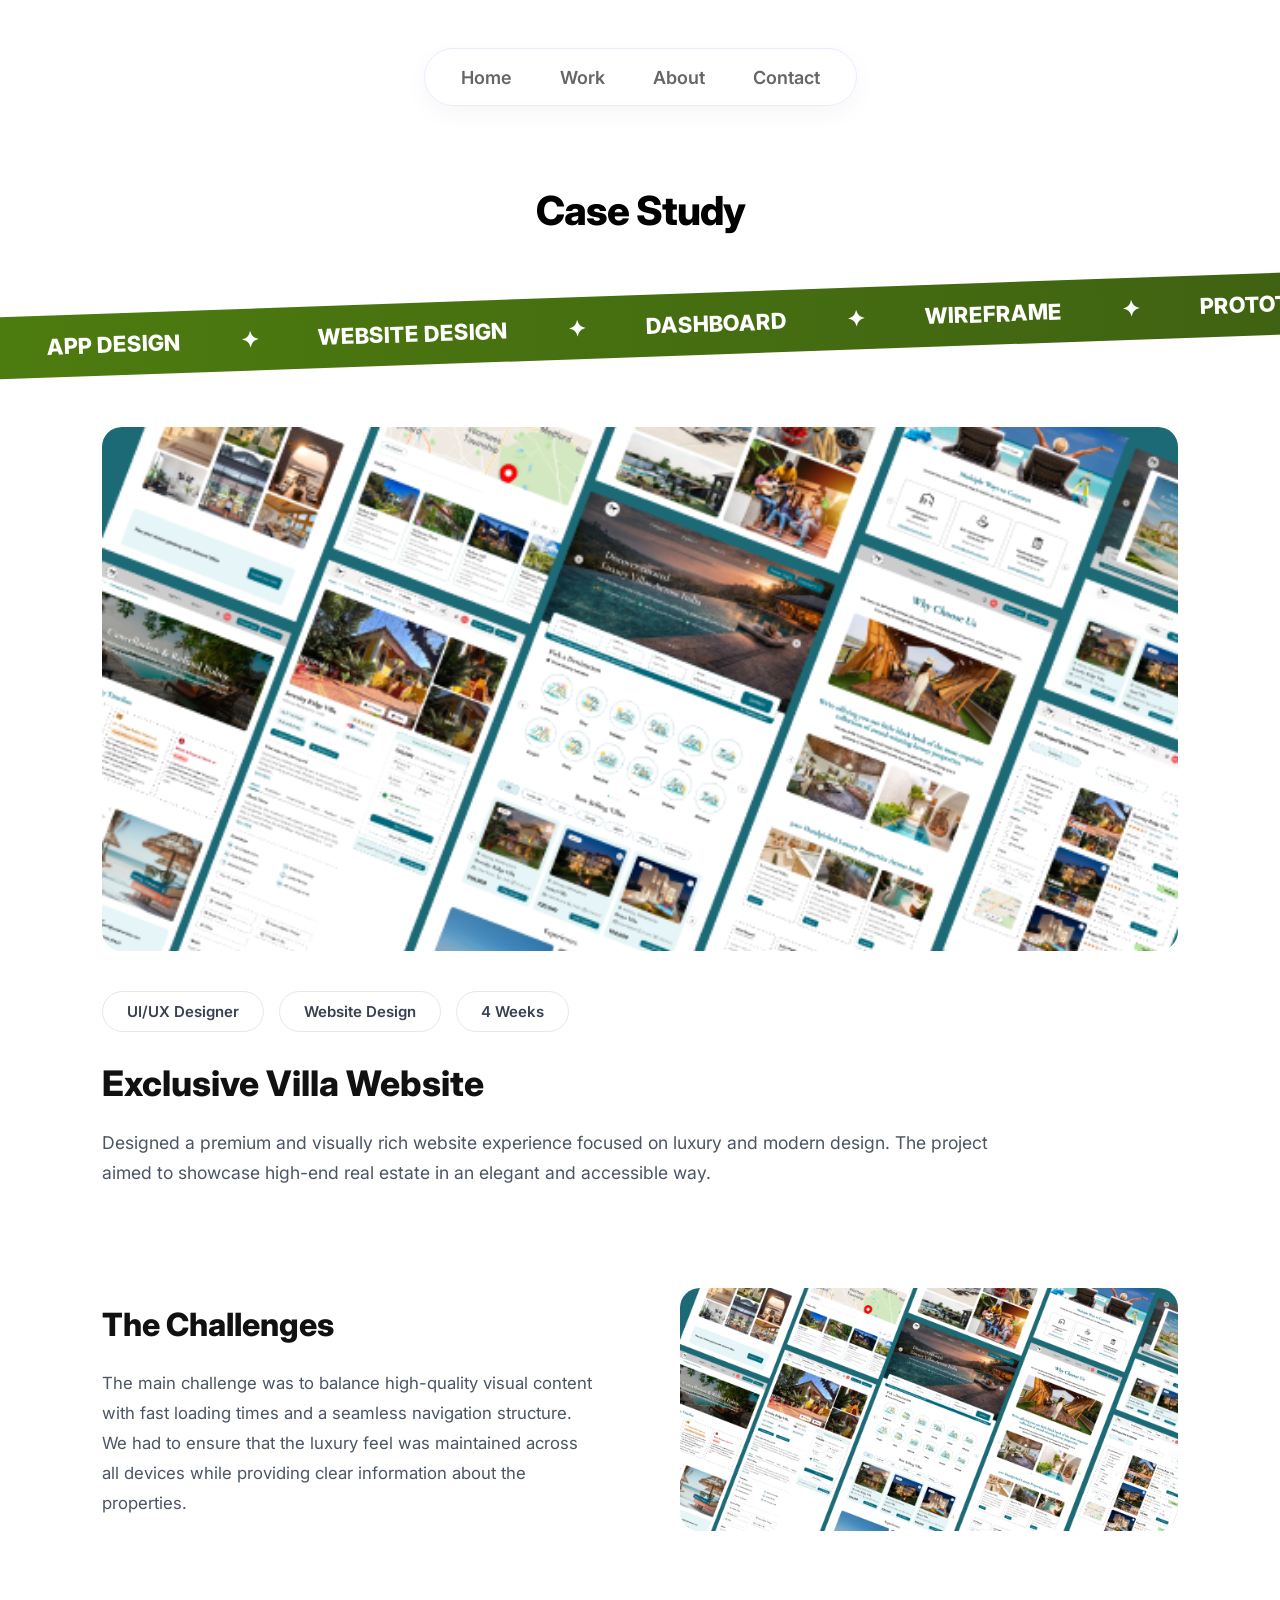
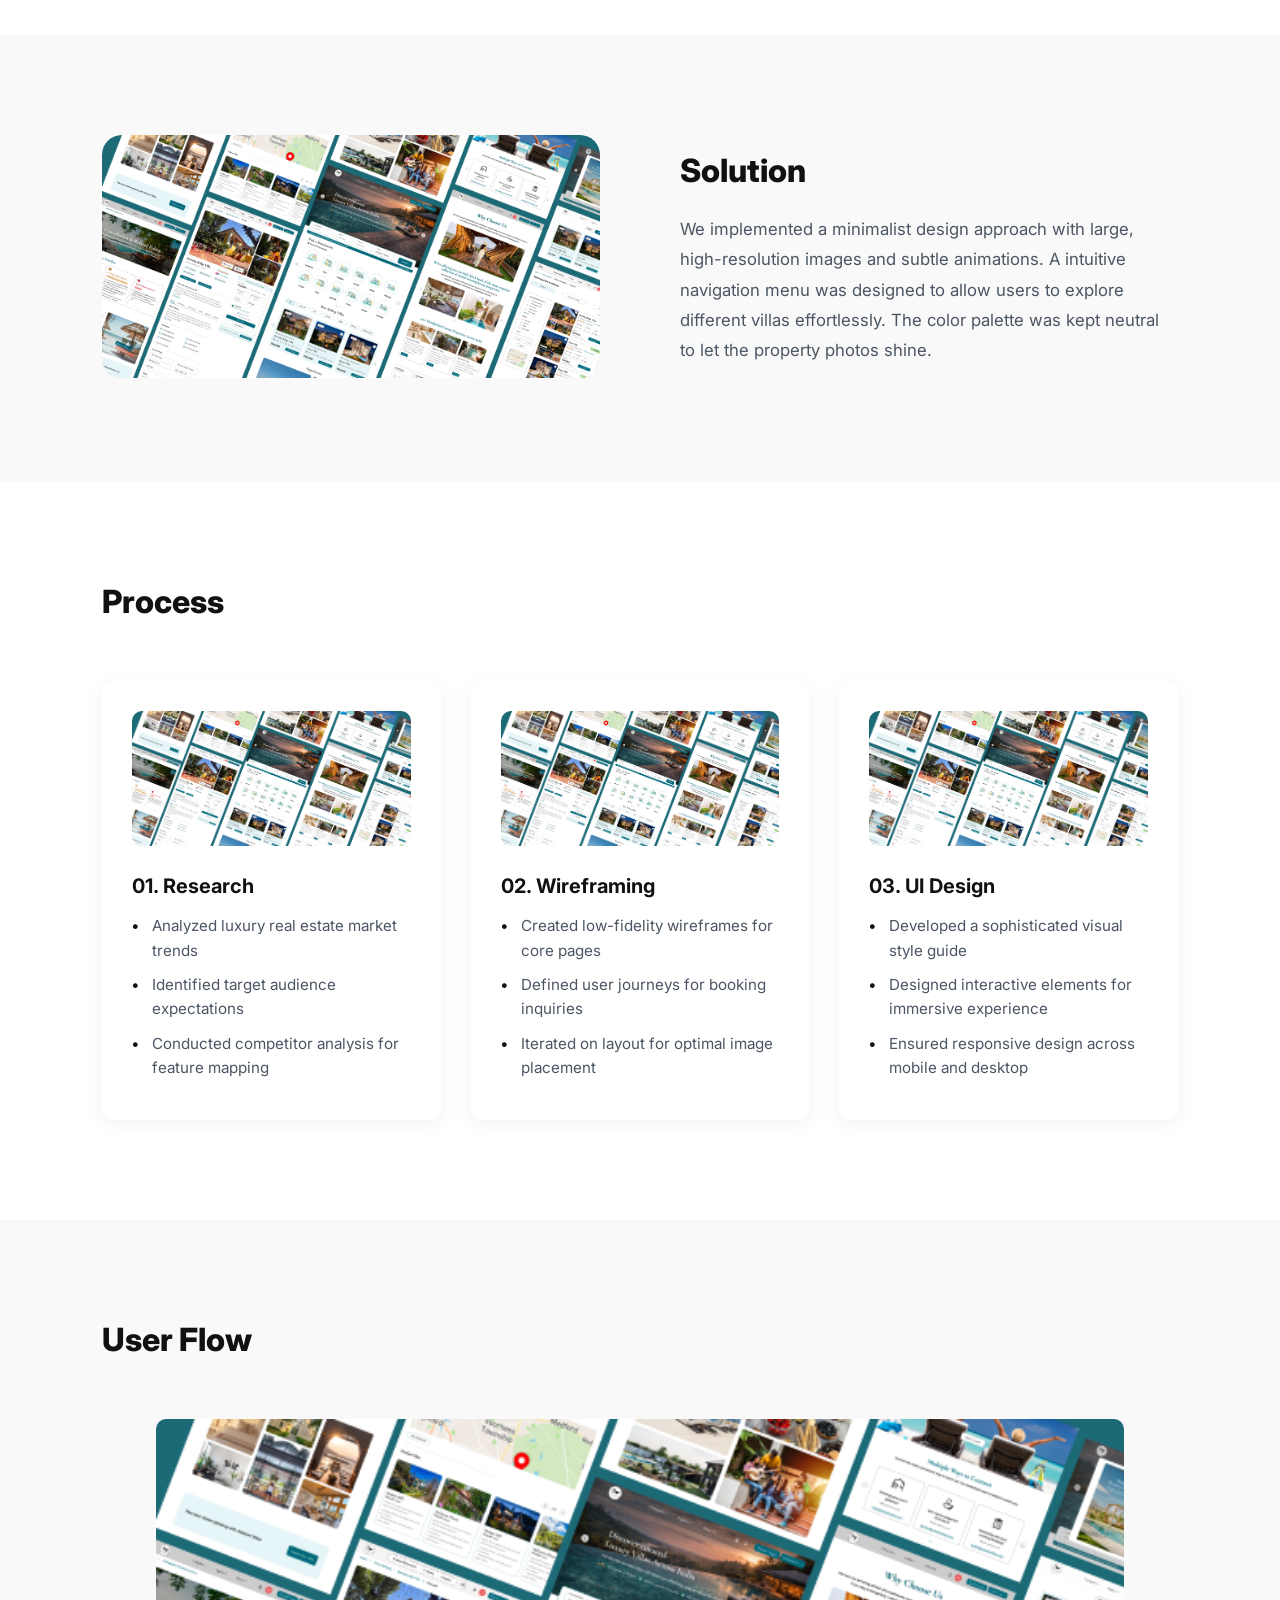
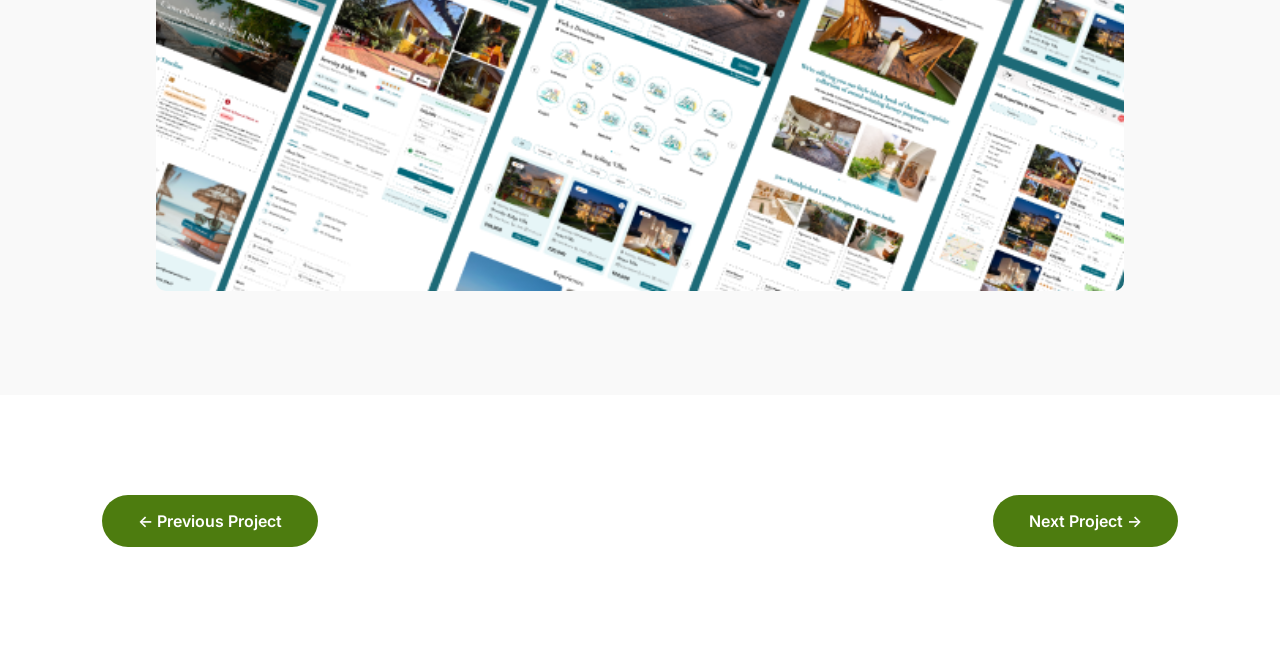
<file: case-study.html>
<!DOCTYPE html>
<html lang="en">

<head>
    <meta charset="UTF-8" />
    <meta name="viewport" content="width=device-width, initial-scale=1.0" />
    <title>Case Study | Varsha Varma</title>
    <link rel="stylesheet" href="case-study.css" />
    <link href="https://fonts.googleapis.com/css2?family=Inter:wght@400;500;600;700;800&display=swap" rel="stylesheet">
</head>

<body>

    <!-- NAVBAR -->
    <nav class="navbar">
        <a href="index.html">Home</a>
        <a href="work.html" class="active">Work</a>
        <a href="about.html">About</a>
        <a href="contact.html">Contact</a>
    </nav>

    <!-- HEADER -->
    <header class="cs-header">
        <h1 class="cs-main-title">Case Study</h1>

        <!-- Skill Strip (Green) -->
        <div class="skill-strip-container">
            <div class="skill-strip green">
                <div class="strip-track">
                    <span>✦</span>
                    <span>APP DESIGN</span>
                    <span>✦</span>
                    <span>WEBSITE DESIGN</span>
                    <span>✦</span>
                    <span>DASHBOARD</span>
                    <span>✦</span>
                    <span>WIREFRAME</span>
                    <span>✦</span>
                    <span>PROTOTYPE</span>
                    <!-- Loop repeats -->
                    <span>✦</span>
                    <span>APP DESIGN</span>
                    <span>✦</span>
                    <span>WEBSITE DESIGN</span>
                    <span>✦</span>
                    <span>DASHBOARD</span>
                    <span>✦</span>
                    <span>WIREFRAME</span>
                    <span>✦</span>
                    <span>PROTOTYPE</span>
                </div>
            </div>
        </div>
    </header>

    <main id="case-study-content">
        <!-- Hero Section -->
        <section class="cs-hero">
            <div class="cs-hero-img-wrapper">
                <img id="project-hero-img" src="" alt="Hero Image">
            </div>

            <div class="cs-tags" id="project-tags">
                <!-- Tags will be injected here -->
            </div>

            <h1 id="project-title" class="cs-project-title">Project Title</h1>
            <p id="project-desc" class="cs-project-desc">Project description goes here...</p>
        </section>

        <!-- Challenges Section -->
        <section class="cs-grid section-padding">
            <div class="cs-text-content">
                <h2 class="cs-section-title">The Challenges</h2>
                <p id="project-challenges">Challenges text...</p>
            </div>
            <div class="cs-visual">
                <img id="project-challenges-img" src="" alt="Challenges Image">
            </div>
        </section>

        <!-- Solution Section -->
        <section class="cs-grid reverse section-padding light-bg">
            <div class="cs-text-content">
                <h2 class="cs-section-title">Solution</h2>
                <p id="project-solution">Solution text...</p>
            </div>
            <div class="cs-visual">
                <img id="project-solution-img" src="" alt="Solution Image">
            </div>
        </section>

        <!-- Process Section -->
        <section class="cs-process section-padding">
            <h2 class="cs-section-title centered">Process</h2>
            <div class="process-grid" id="project-process">
                <!-- Process cards will be injected here -->
            </div>
        </section>

        <!-- User Flow Section -->
        <section class="cs-userflow section-padding light-bg">
            <h2 class="cs-section-title centered">User Flow</h2>
            <div class="userflow-visual">
                <img id="project-userflow-img" src="" alt="User Flow">
            </div>
        </section>

        <!-- Navigation Buttons -->
        <section class="cs-navigation section-padding">
            <a href="#" id="prev-project" class="nav-btn">← Previous Project</a>
            <a href="#" id="next-project" class="nav-btn">Next Project →</a>
        </section>
    </main>

    <script src="case-study.js"></script>
</body>

</html>
</file>
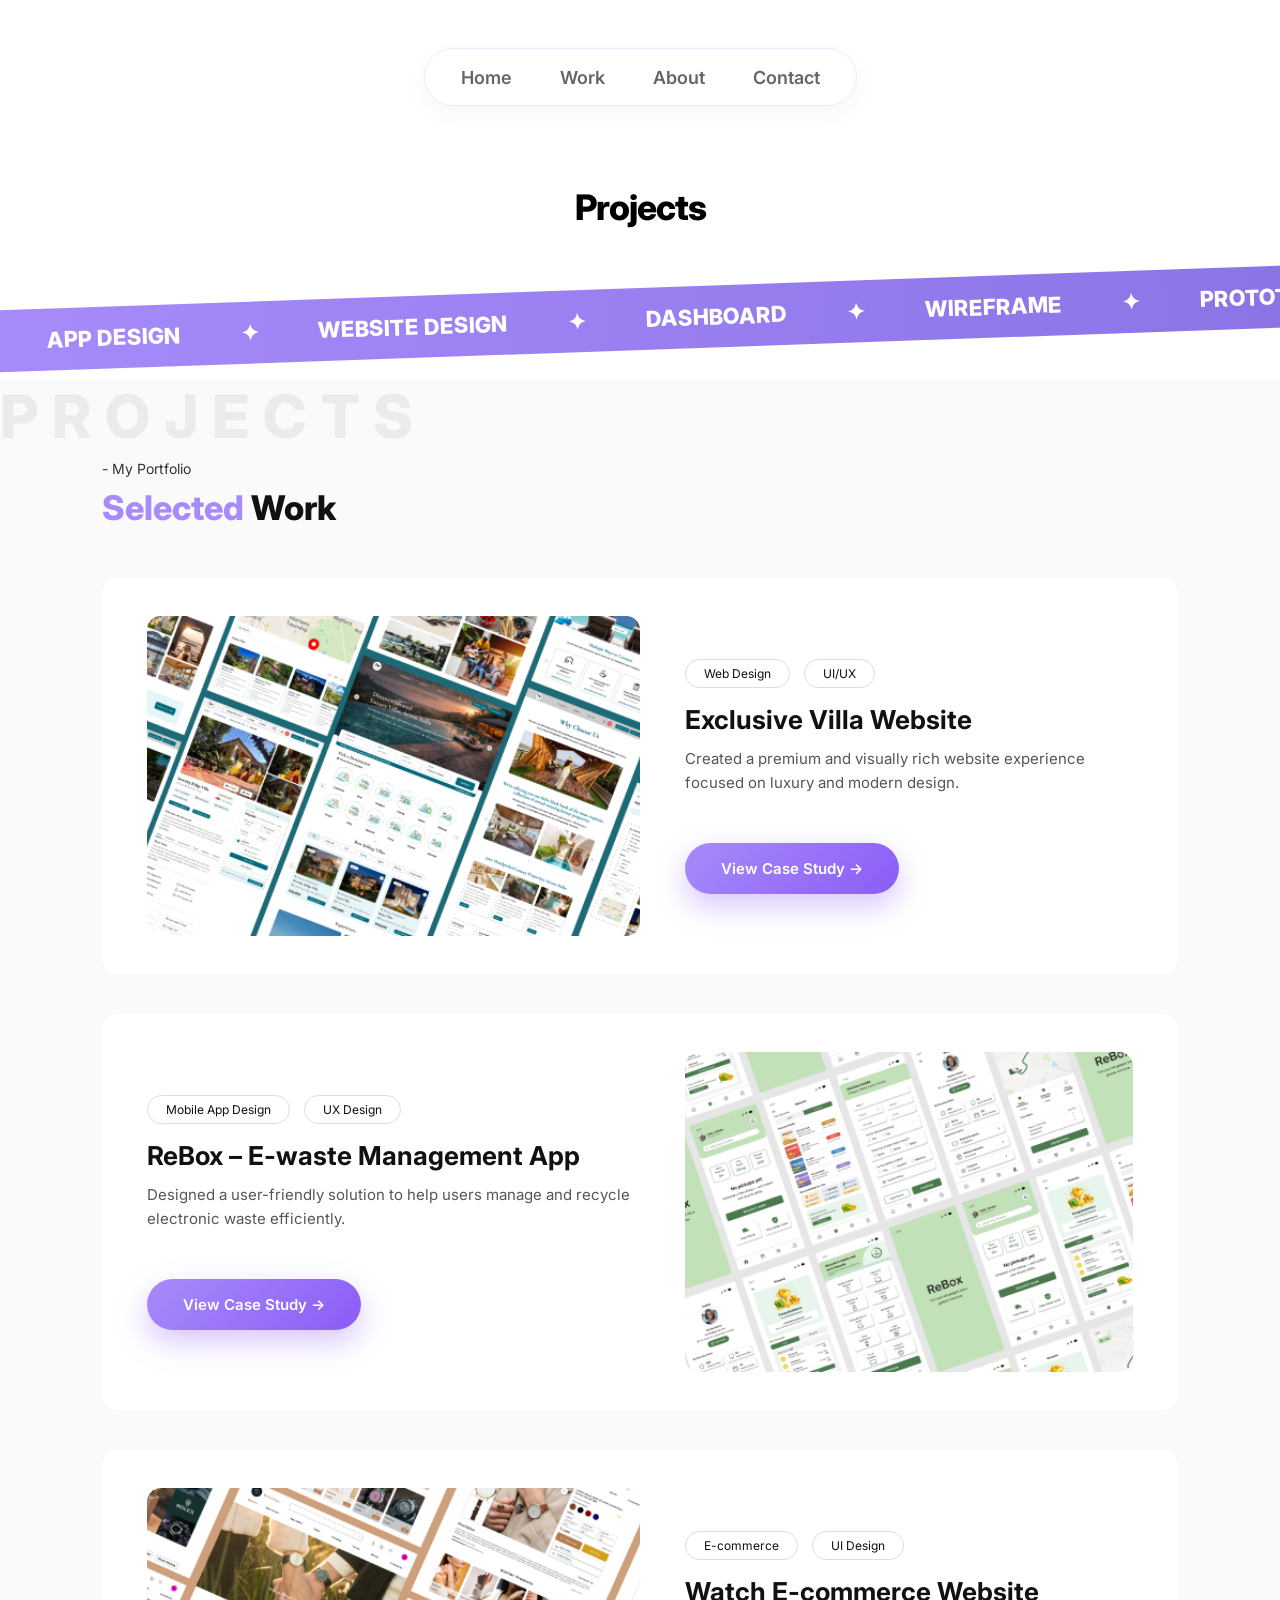
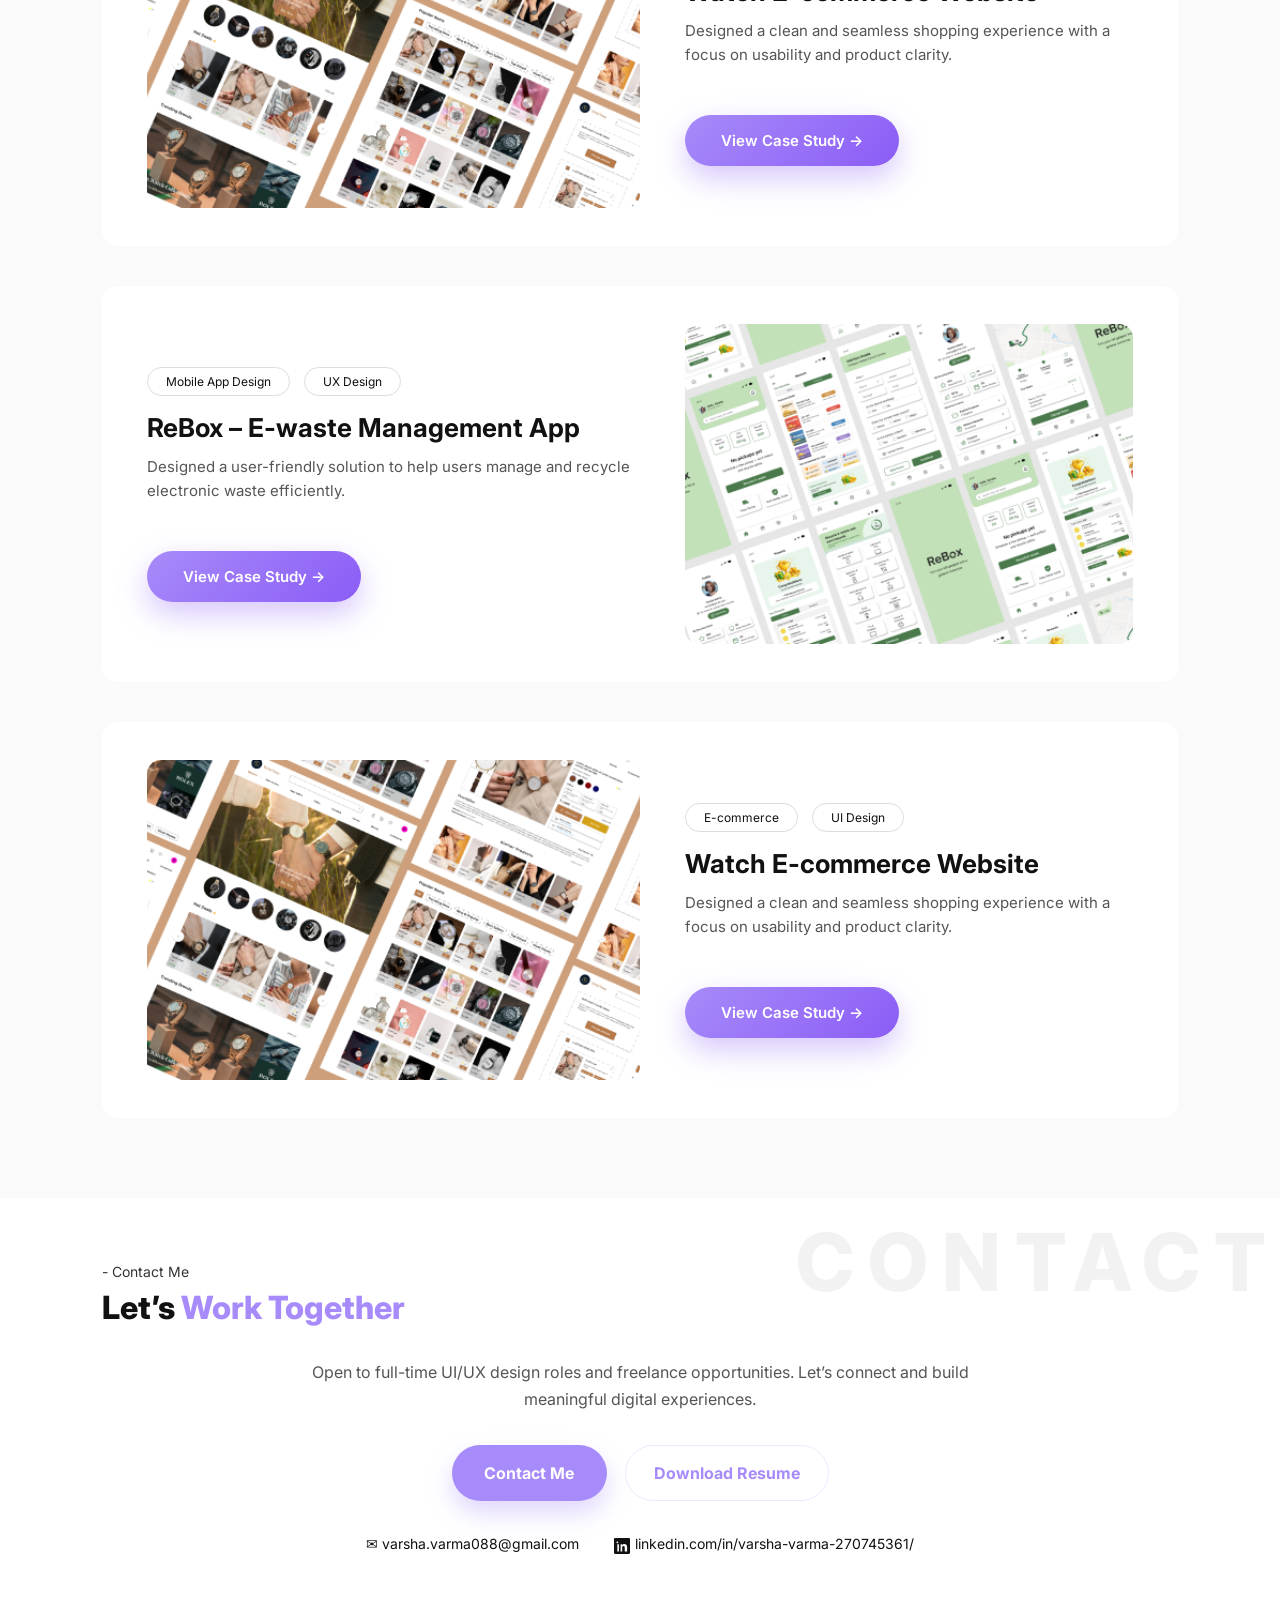
<file: work.html>
<!DOCTYPE html>
<html lang="en">

<head>
    <meta charset="UTF-8" />
    <meta name="viewport" content="width=device-width, initial-scale=1.0" />
    <title>Varsha Portfolio</title>

    <link rel="stylesheet" href="work.css" />
    <link href="https://fonts.googleapis.com/css2?family=Inter:wght@400;500;600;700;800&display=swap" rel="stylesheet">
</head>

<body>

    <!-- NAVBAR -->
    <nav class="navbar">
        <a href="index.html">Home</a>
        <a href="work.html" class="active">Work</a>
        <a href="about.html">About</a>
        <a href="contact.html">Contact</a>
    </nav>

    <!-- Hero Header Section -->
    <header class="about-title-section">
        <h1 class="main-title">Projects</h1>

        <!-- Skill Strip -->
        <div class="skill-strip-container">
            <div class="skill-strip">
                <div class="strip-track">

                    <span>✦</span>
                    <span>APP DESIGN</span>
                    <span>✦</span>
                    <span>WEBSITE DESIGN</span>
                    <span>✦</span>
                    <span>DASHBOARD</span>
                    <span>✦</span>
                    <span>WIREFRAME</span>
                    <span>✦</span>
                    <span>PROTOTYPE</span>

                    <!-- duplicate for infinite effect -->
                    <span>✦</span>
                    <span>APP DESIGN</span>
                    <span>✦</span>
                    <span>WEBSITE DESIGN</span>
                    <span>✦</span>
                    <span>DASHBOARD</span>
                    <span>✦</span>
                    <span>WIREFRAME</span>
                    <span>✦</span>
                    <span>PROTOTYPE</span>

                </div>
            </div>
        </div>
    </header>

    <!-- PROJECTS -->
    <section class="projects" id="work">

        <h1 class="projects-bg-text">PROJECTS</h1>

        <div class="projects-header">
            <div>
                <p class="section-label">- My Portfolio</p>
                <h2><span>Selected</span> Work</h2>
            </div>
        </div>

        <!-- PROJECT 1 -->
        <div class="project-card">
            <img src="assets/project1.png" alt="project">

            <div>
                <div class="chips">
                    <span>Web Design</span>
                    <span>UI/UX</span>
                </div>

                <h3>Exclusive Villa Website</h3>
                <p>Created a premium and visually rich website experience focused on luxury and modern design.</p>
                <a href="case-study.html?id=1" class="case-btn">View Case Study →</a>
            </div>
        </div>

        <!-- PROJECT 2 -->
        <div class="project-card reverse">
            <div>
                <div class="chips">
                    <span>Mobile App Design</span>
                    <span>UX Design</span>
                </div>

                <h3>ReBox – E-waste Management App</h3>
                <p>Designed a user-friendly solution to help users manage and recycle electronic waste efficiently.</p>
                <a href="case-study.html?id=2" class="case-btn">View Case Study →</a>
            </div>

            <img src="assets/project2.png" alt="project">
        </div>

        <!-- PROJECT 3 -->
        <div class="project-card">
            <img src="assets/project3.png" alt="project">

            <div>
                <div class="chips">
                    <span>E-commerce</span>
                    <span>UI Design</span>
                </div>

                <h3>Watch E-commerce Website</h3>
                <p>Designed a clean and seamless shopping experience with a focus on usability and product clarity.</p>
                <a href="case-study.html?id=3" class="case-btn">View Case Study →</a>
            </div>
        </div>

        <!-- PROJECT 2 (Duplicate) -->
        <div class="project-card reverse">
            <div>
                <div class="chips">
                    <span>Mobile App Design</span>
                    <span>UX Design</span>
                </div>

                <h3>ReBox – E-waste Management App</h3>
                <p>Designed a user-friendly solution to help users manage and recycle electronic waste efficiently.</p>
                <a href="case-study.html?id=2" class="case-btn">View Case Study →</a>
            </div>

            <img src="assets/project2.png" alt="project">
        </div>

        <!-- PROJECT 3 (Duplicate) -->
        <div class="project-card">
            <img src="assets/project3.png" alt="project">

            <div>
                <div class="chips">
                    <span>E-commerce</span>
                    <span>UI Design</span>
                </div>

                <h3>Watch E-commerce Website</h3>
                <p>Designed a clean and seamless shopping experience with a focus on usability and product clarity.</p>
                <a href="case-study.html?id=3" class="case-btn">View Case Study →</a>
            </div>
        </div>

    </section>

    <!-- CONTACT -->
    <section class="contact" id="contact">

        <h1 class="contact-bg-text">CONTACT</h1>

        <!-- ALIGN BLOCK -->
        <div class="contact-head">

            <p class="section-label">- Contact Me</p>

            <h2>Let’s <span>Work Together</span></h2>

        </div>

        <p class="contact-desc">
            Open to full-time UI/UX design roles and freelance opportunities. Let’s connect
            and build meaningful digital experiences.
        </p>

        <div class="buttons center">
            <a href="mailto:varsha.varma088@gmail.com" class="btn primary">Contact Me</a>
            <a href="#" class="btn outline">Download Resume</a>
        </div>

        <div class="contact-links">
            <a href="mailto:varsha.varma088@gmail.com" target="_blank">✉ varsha.varma088@gmail.com</a>
            <a href="https://linkedin.com/in/varsha-varma-270745361/" target="_blank">
                <svg xmlns="http://www.w3.org/2000/svg" width="16" height="16" fill="currentColor" viewBox="0 0 16 16" style="vertical-align: middle; margin-right: 5px;">
                    <path d="M0 1.146C0 .513.526 0 1.175 0h13.65C15.474 0 16 .513 16 1.146v13.708c0 .633-.526 1.146-1.175 1.146H1.175C.526 16 0 15.487 0 14.854V1.146zm4.943 12.248V6.169H3.337v7.225h1.606zm-1.56-8.122c.56 0 .909-.371.909-.834-.011-.47-.349-.834-.9-.834-.551 0-.91.364-.91.834 0 .463.348.834.888.834h.013zM13.134 13.394V9.25c0-2.219-1.185-3.252-2.766-3.252-1.274 0-1.845.7-2.165 1.193v.025h-.016a5.54 5.54 0 0 1 .016-.025V6.169h-1.607c.021.451 0 7.225 0 7.225h1.607V9.364c0-.216.016-.432.08-.586.173-.432.568-.878 1.232-.878.869 0 1.216.662 1.216 1.634v3.86h1.607z"/>
                </svg>linkedin.com/in/varsha-varma-270745361/
            </a>
        </div>

    </section>

    <script src="work.js"></script>
</body>

</html>
</file>
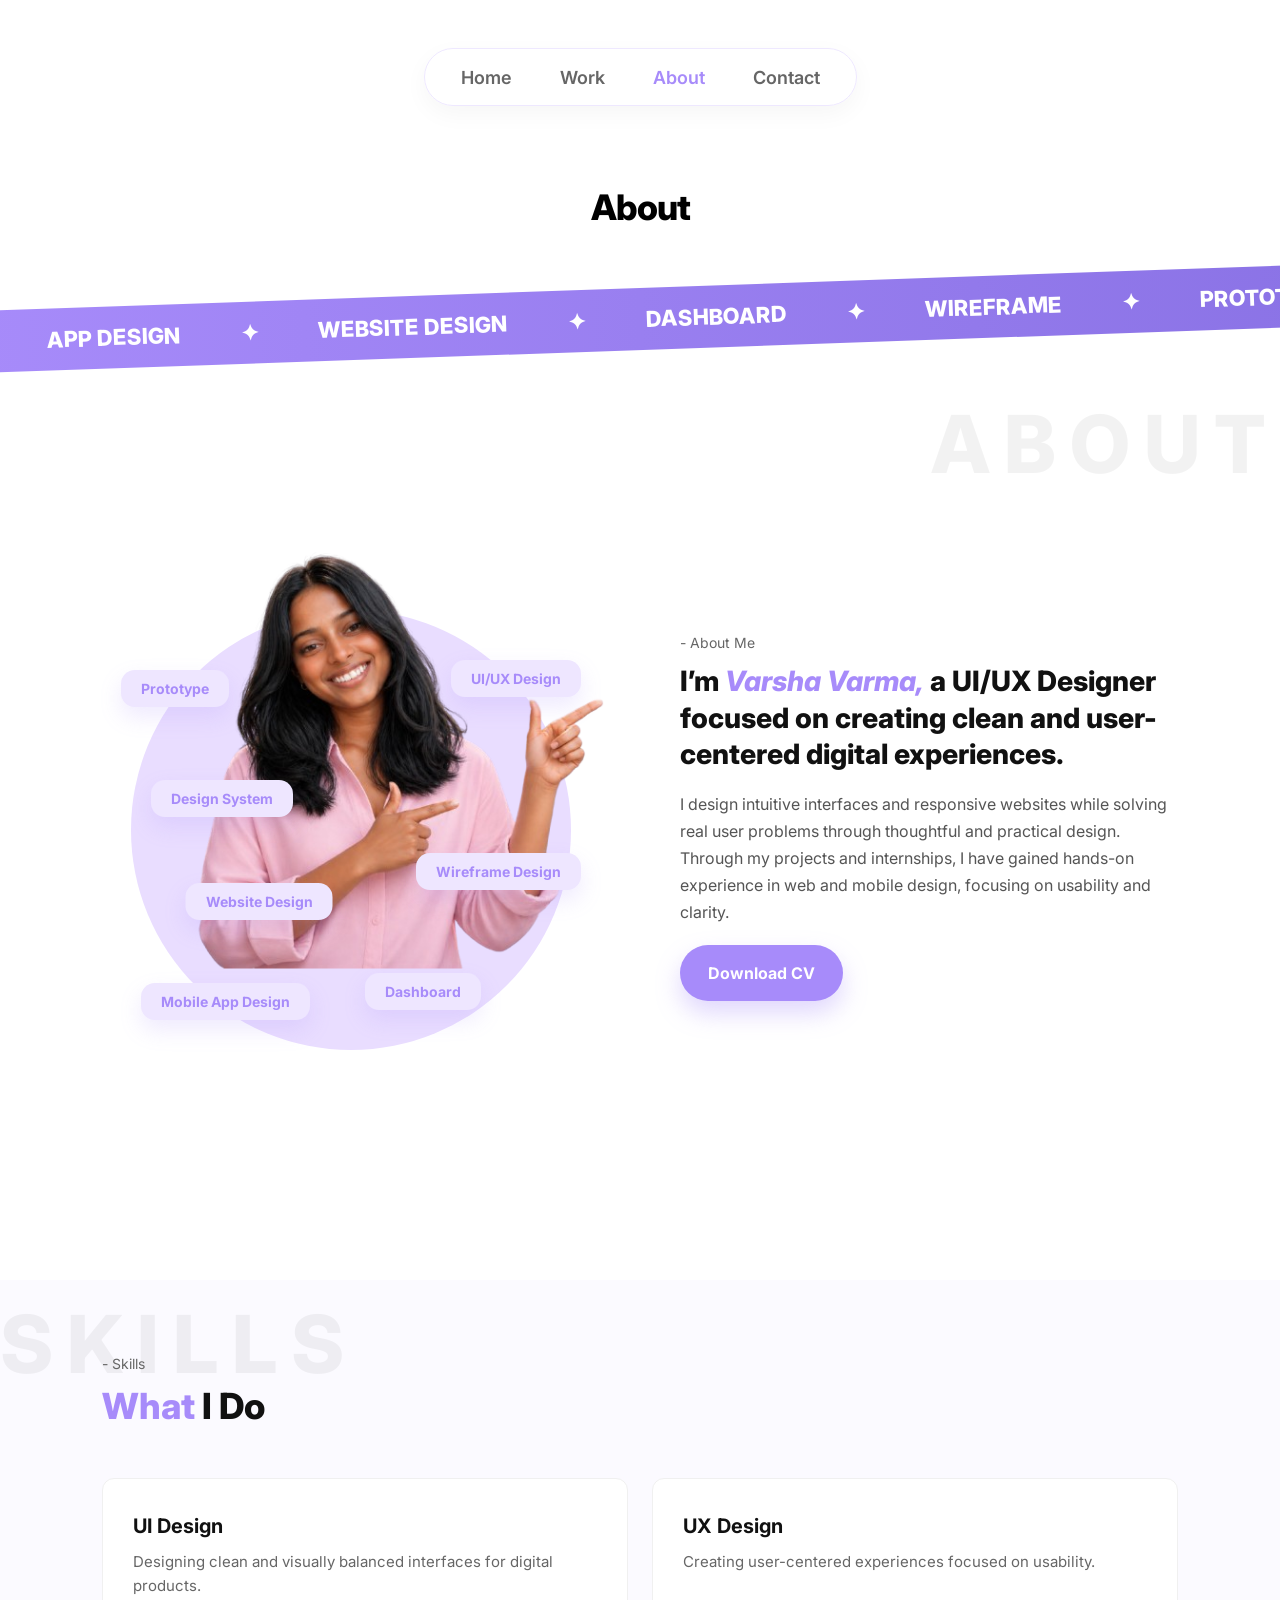
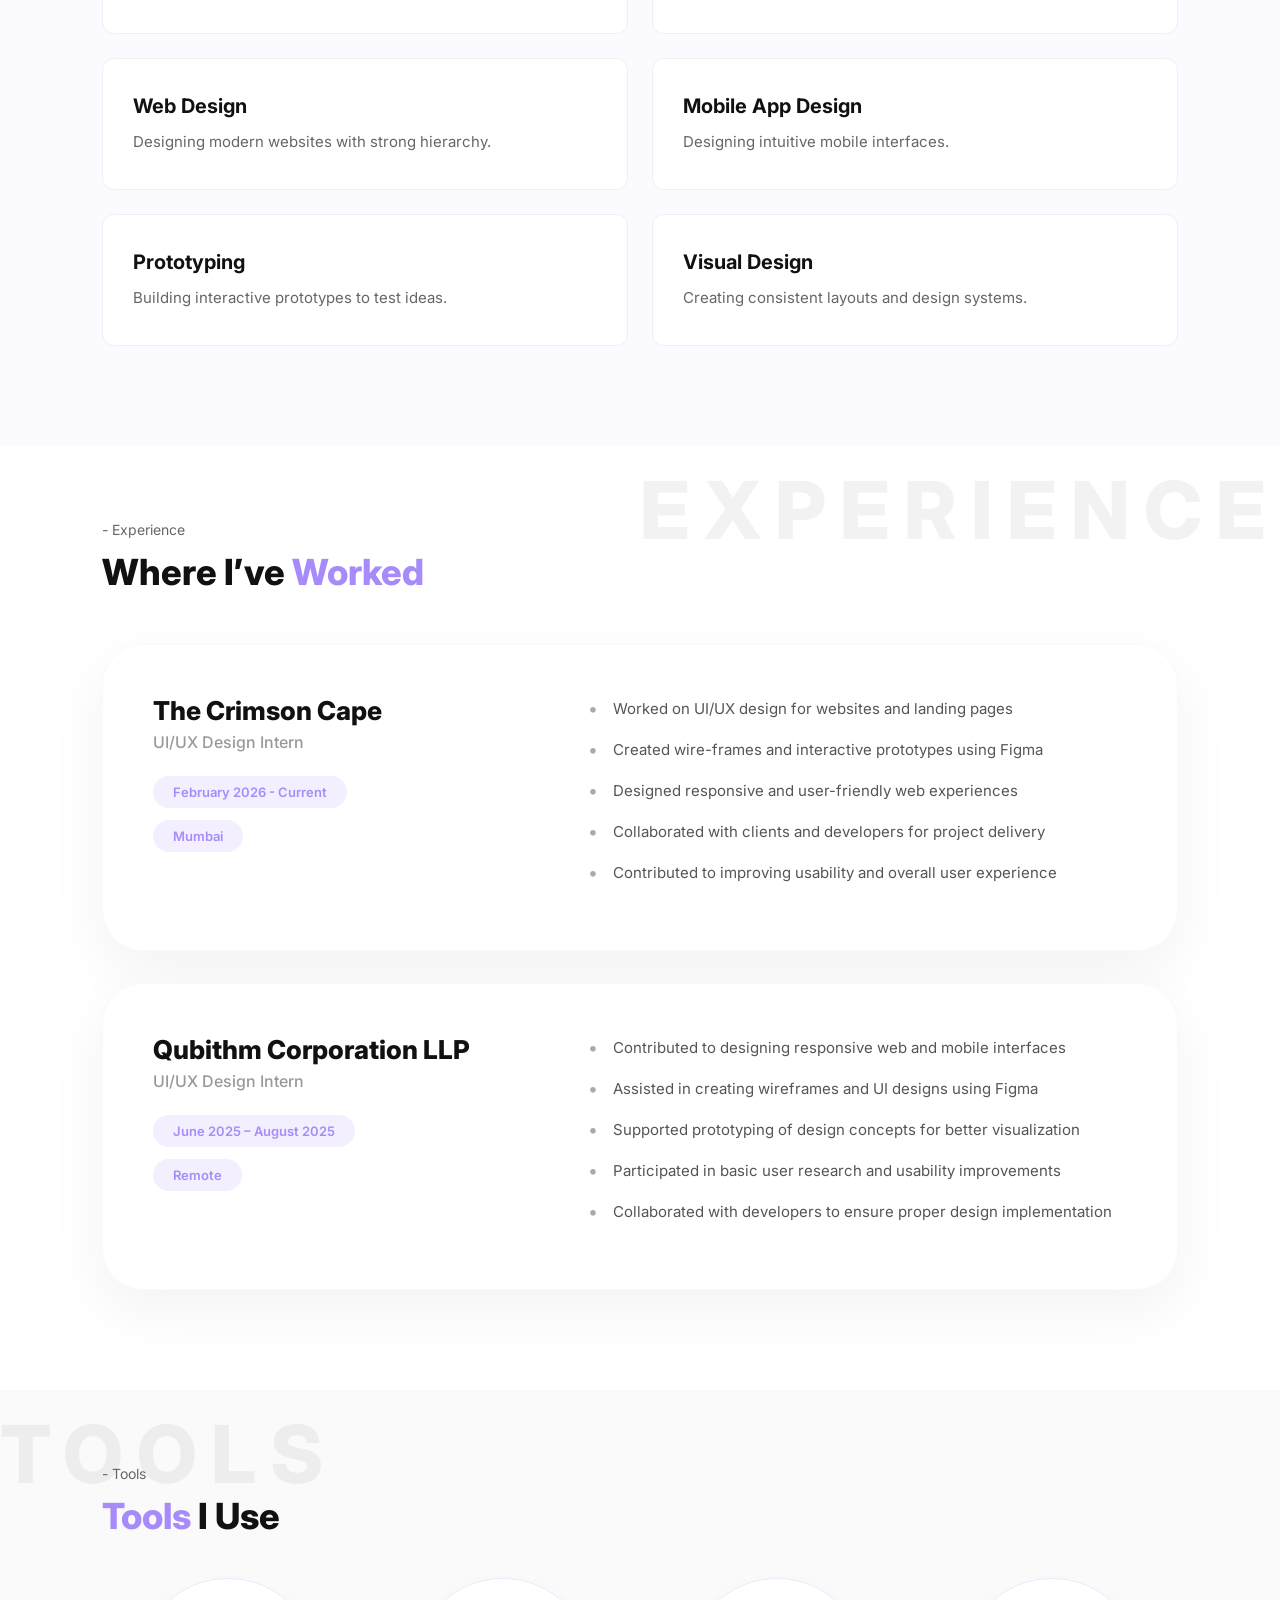
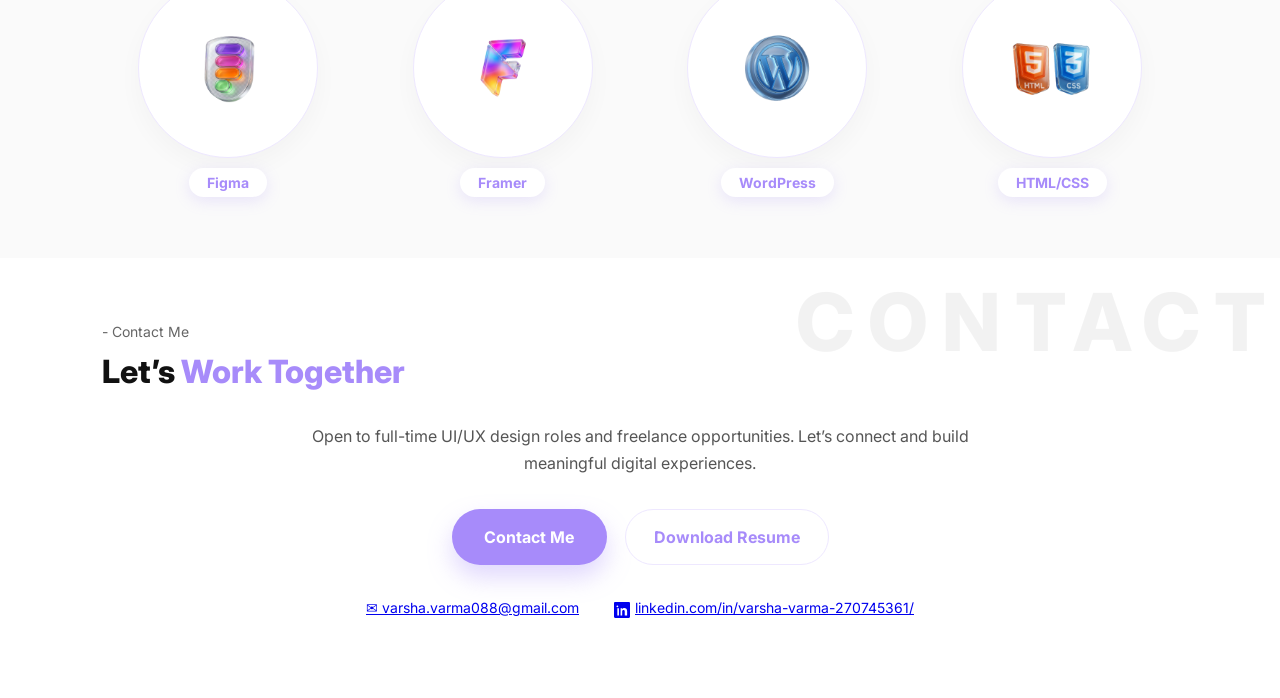
<file: templates/about.html>
<!DOCTYPE html>
<html lang="en">

<head>
    <meta charset="UTF-8" />
    <meta name="viewport" content="width=device-width, initial-scale=1.0" />
    <title>About | Varsha Varma</title>

    <link rel="stylesheet" href="../static/css/about.css" />
    <link href="https://fonts.googleapis.com/css2?family=Inter:wght@400;500;600;700;800&display=swap" rel="stylesheet">
</head>

<body>

    <!-- NAVBAR -->
    <nav class="navbar">
        <a href="index.html">Home</a>
        <a href="work.html">Work</a>
        <a href="about.html" class="active">About</a>
        <a href="contact.html">Contact</a>
    </nav>

    <!-- Hero Header Section -->
    <header class="about-title-section">
        <h1 class="main-title">About</h1>

        <!-- Skill Strip -->
        <div class="skill-strip-container">
            <div class="skill-strip">
                <div class="strip-track">
                    <span>✦</span>
                    <span>APP DESIGN</span>
                    <span>✦</span>
                    <span>WEBSITE DESIGN</span>
                    <span>✦</span>
                    <span>DASHBOARD</span>
                    <span>✦</span>
                    <span>WIREFRAME</span>
                    <span>✦</span>
                    <span>PROTOTYPE</span>
                    <!-- Loop repeats for seamless effect -->
                    <span>✦</span>
                    <span>APP DESIGN</span>
                    <span>✦</span>
                    <span>WEBSITE DESIGN</span>
                    <span>✦</span>
                    <span>DASHBOARD</span>
                    <span>✦</span>
                    <span>WIREFRAME</span>
                    <span>✦</span>
                    <span>PROTOTYPE</span>
                </div>
            </div>
        </div>
    </header>

    <!-- ========================= -->
    <!-- ABOUT HERO -->
    <!-- ========================= -->

    <section class="about-hero">

        <h1 class="about-bg-text">ABOUT</h1>

        <!-- LEFT VISUAL -->
        <div class="about-visual">
            <div class="about-circle"></div>
            <img src="../assets/about.png" alt="about">
            <span class="about-pill pill-1">Mobile App Design</span>
            <span class="about-pill pill-2">UI/UX Design</span>
            <span class="about-pill pill-3">Website Design</span>
            <span class="about-pill pill-4">Design System</span>
            <span class="about-pill pill-5">Prototype</span>
            <span class="about-pill pill-6">Dashboard</span>
            <span class="about-pill pill-7">Wireframe Design</span>
        </div>

        <div class="about-right">

            <p class="section-label">- About Me</p>

            <h1>
                I’m <span>Varsha Varma,</span> a UI/UX Designer focused on creating clean and user-centered digital experiences.
            </h1>

            <p class="about-desc">
                I design intuitive interfaces and responsive websites while solving real user problems through thoughtful and practical design. Through my projects and internships, I have gained hands-on experience in web and mobile design, focusing on usability and clarity.
            </p>

            <a href="#" class="btn primary">Download CV</a>

        </div>

    </section>


    <!-- ========================= -->
    <!-- SKILLS -->
    <!-- ========================= -->

    <section class="skills">

        <h1 class="skills-bg-text">SKILLS</h1>

        <p class="section-label">- Skills</p>
        <h2><span>What</span> I Do</h2>

        <div class="skills-grid">

            <div class="skill-card">
                <h3>UI Design</h3>
                <p>Designing clean and visually balanced interfaces for digital products.</p>
            </div>

            <div class="skill-card">
                <h3>UX Design</h3>
                <p>Creating user-centered experiences focused on usability.</p>
            </div>

            <div class="skill-card">
                <h3>Web Design</h3>
                <p>Designing modern websites with strong hierarchy.</p>
            </div>

            <div class="skill-card">
                <h3>Mobile App Design</h3>
                <p>Designing intuitive mobile interfaces.</p>
            </div>

            <div class="skill-card">
                <h3>Prototyping</h3>
                <p>Building interactive prototypes to test ideas.</p>
            </div>

            <div class="skill-card">
                <h3>Visual Design</h3>
                <p>Creating consistent layouts and design systems.</p>
            </div>

        </div>

    </section>


    <!-- ========================= -->
    <!-- EXPERIENCE -->
    <!-- ========================= -->

    <section class="experience">
        <h1 class="exp-bg-text">EXPERIENCE</h1>

        <p class="section-label">- Experience</p>
        <div class="exp-head">
            <h2>Where I’ve <span>Worked</span></h2>
        </div>

        <div class="exp-list">
            <!-- Card 1 -->
            <div class="exp-card">
                <div class="exp-card-left">
                    <h3>The Crimson Cape</h3>
                    <span class="role">UI/UX Design Intern</span>
                    <div class="exp-pills">
                        <span>February 2026 - Current</span>
                        <span>Mumbai</span>
                    </div>
                </div>
                <div class="exp-card-right">
                    <ul>
                        <li>Worked on UI/UX design for websites and landing pages</li>
                        <li>Created wire-frames and interactive prototypes using Figma</li>
                        <li>Designed responsive and user-friendly web experiences</li>
                        <li>Collaborated with clients and developers for project delivery</li>
                        <li>Contributed to improving usability and overall user experience</li>
                    </ul>
                </div>
            </div>

            <!-- Card 2 -->
            <div class="exp-card">
                <div class="exp-card-left">
                    <h3>Qubithm Corporation LLP</h3>
                    <span class="role">UI/UX Design Intern</span>
                    <div class="exp-pills">
                        <span>June 2025 – August 2025</span>
                        <span>Remote</span>
                    </div>
                </div>
                <div class="exp-card-right">
                    <ul>
                        <li>Contributed to designing responsive web and mobile interfaces</li>
                        <li>Assisted in creating wireframes and UI designs using Figma</li>
                        <li>Supported prototyping of design concepts for better visualization</li>
                        <li>Participated in basic user research and usability improvements</li>
                        <li>Collaborated with developers to ensure proper design implementation</li>
                    </ul>
                </div>
            </div>
        </div>
    </section>


    <!-- ========================= -->
    <!-- TOOLS -->
    <!-- ========================= -->

    <section class="tools">

        <h1 class="tools-bg-text">TOOLS</h1>

        <div class="tools-content">

            <div class="tools-head">
                <p class="section-label">- Tools</p>
                <h2><span>Tools</span> I Use</h2>
            </div>

            <div class="tools-grid">

                <div class="tool-card">
                    <img src="../assets/figma.png">
                    <h3>Figma</h3>
                </div>

                <div class="tool-card">
                    <img src="../assets/framer.png">
                    <h3>Framer</h3>
                </div>

                <div class="tool-card">
                    <img src="../assets/wordpress.png">
                    <h3>WordPress</h3>
                </div>

                <div class="tool-card">
                    <img src="../assets/htmlcss.png">
                    <h3>HTML/CSS</h3>
                </div>

            </div>

        </div>

    </section>

    <!-- CONTACT -->
    <section class="contact" id="contact">

        <h1 class="contact-bg-text">CONTACT</h1>

        <!-- ALIGN BLOCK -->
        <div class="contact-head">

            <p class="section-label">- Contact Me</p>

            <h2>Let’s <span>Work Together</span></h2>

        </div>

        <p class="contact-desc">
            Open to full-time UI/UX design roles and freelance opportunities. Let’s connect
            and build meaningful digital experiences.
        </p>

        <div class="buttons center">
            <a href="mailto:varsha.varma088@gmail.com" class="btn primary">Contact Me</a>
            <a href="#" class="btn outline">Download Resume</a>
        </div>

        <div class="contact-links">
            <a href="mailto:varsha.varma088@gmail.com" target="_blank">✉ varsha.varma088@gmail.com</a>
            <a href="https://linkedin.com/in/varsha-varma-270745361/" target="_blank">
                <svg xmlns="http://www.w3.org/2000/svg" width="16" height="16" fill="currentColor" viewBox="0 0 16 16" style="vertical-align: middle; margin-right: 5px;">
                    <path d="M0 1.146C0 .513.526 0 1.175 0h13.65C15.474 0 16 .513 16 1.146v13.708c0 .633-.526 1.146-1.175 1.146H1.175C.526 16 0 15.487 0 14.854V1.146zm4.943 12.248V6.169H3.337v7.225h1.606zm-1.56-8.122c.56 0 .909-.371.909-.834-.011-.47-.349-.834-.9-.834-.551 0-.91.364-.91.834 0 .463.348.834.888.834h.013zM13.134 13.394V9.25c0-2.219-1.185-3.252-2.766-3.252-1.274 0-1.845.7-2.165 1.193v.025h-.016a5.54 5.54 0 0 1 .016-.025V6.169h-1.607c.021.451 0 7.225 0 7.225h1.607V9.364c0-.216.016-.432.08-.586.173-.432.568-.878 1.232-.878.869 0 1.216.662 1.216 1.634v3.86h1.607z"/>
                </svg>linkedin.com/in/varsha-varma-270745361/
            </a>
        </div>

    </section>

    <script src="../static/js/about.js"></script>

</body>

</html>
</file>
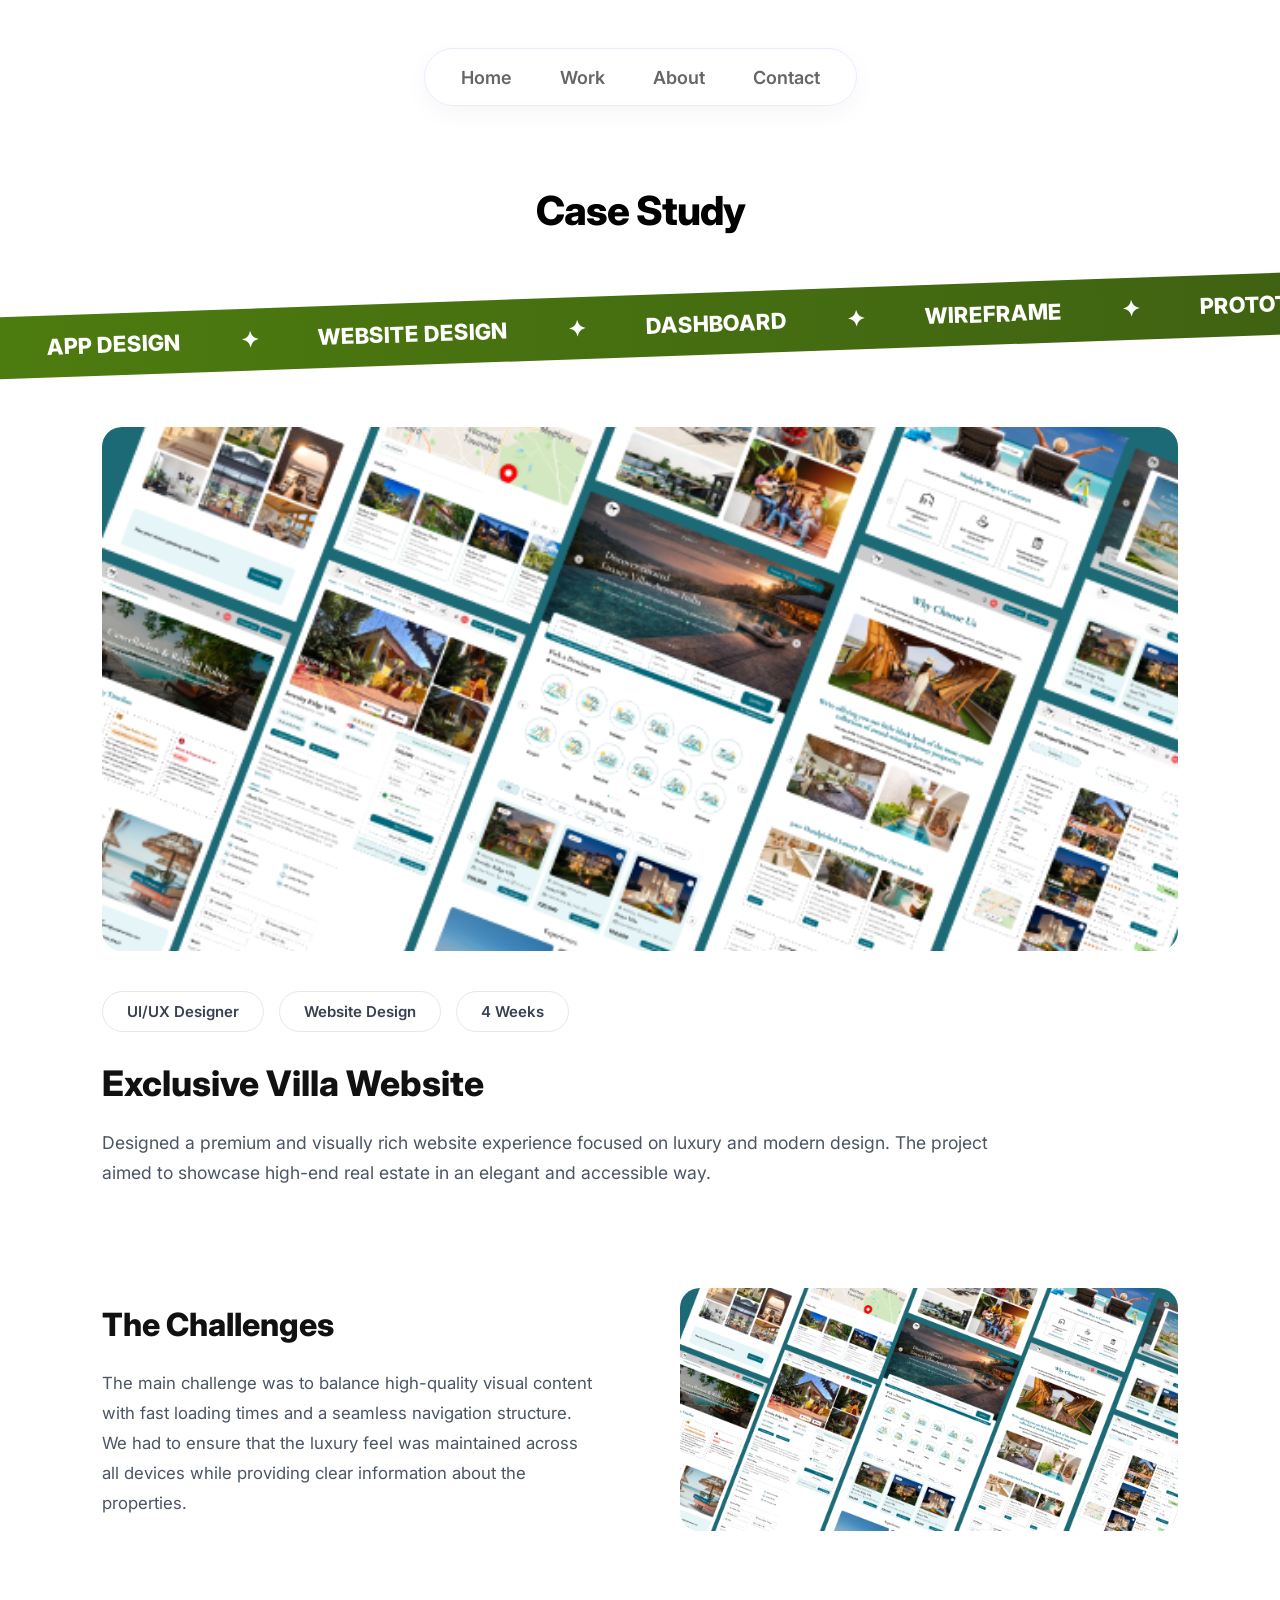
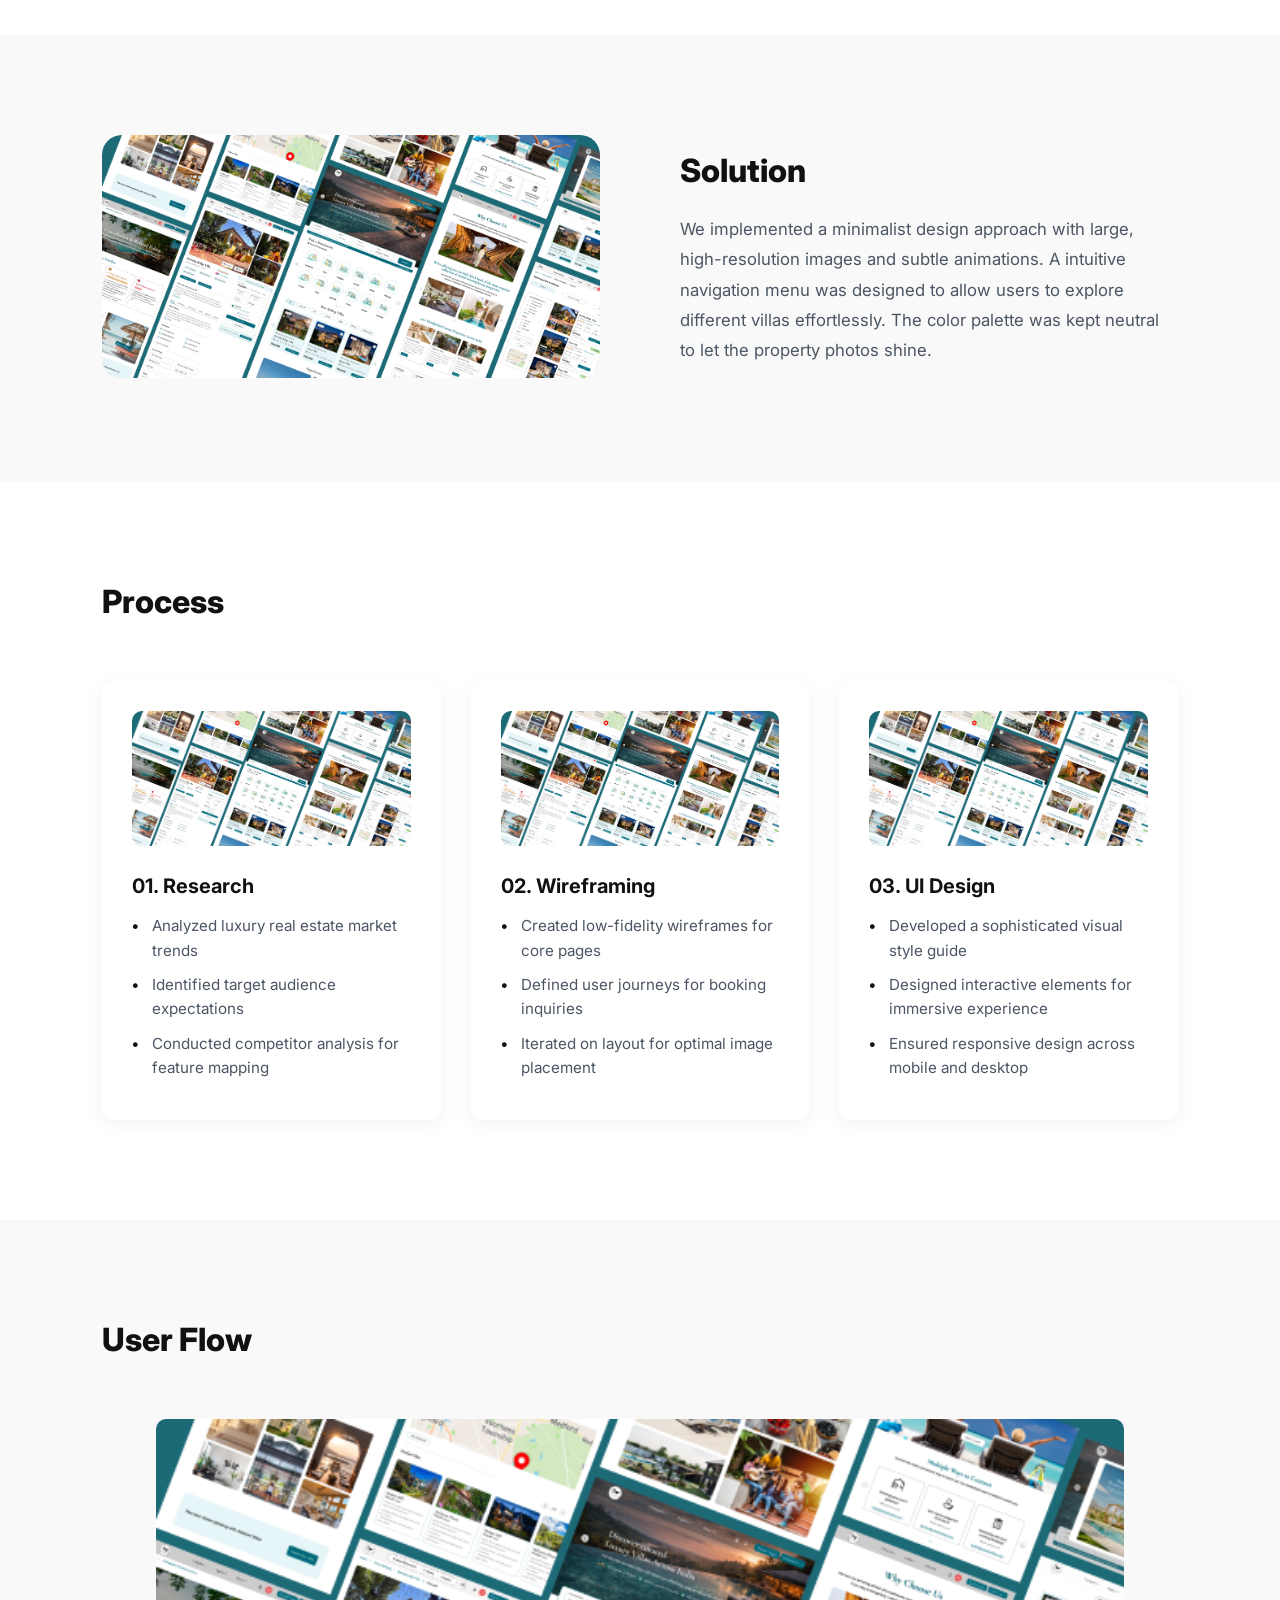
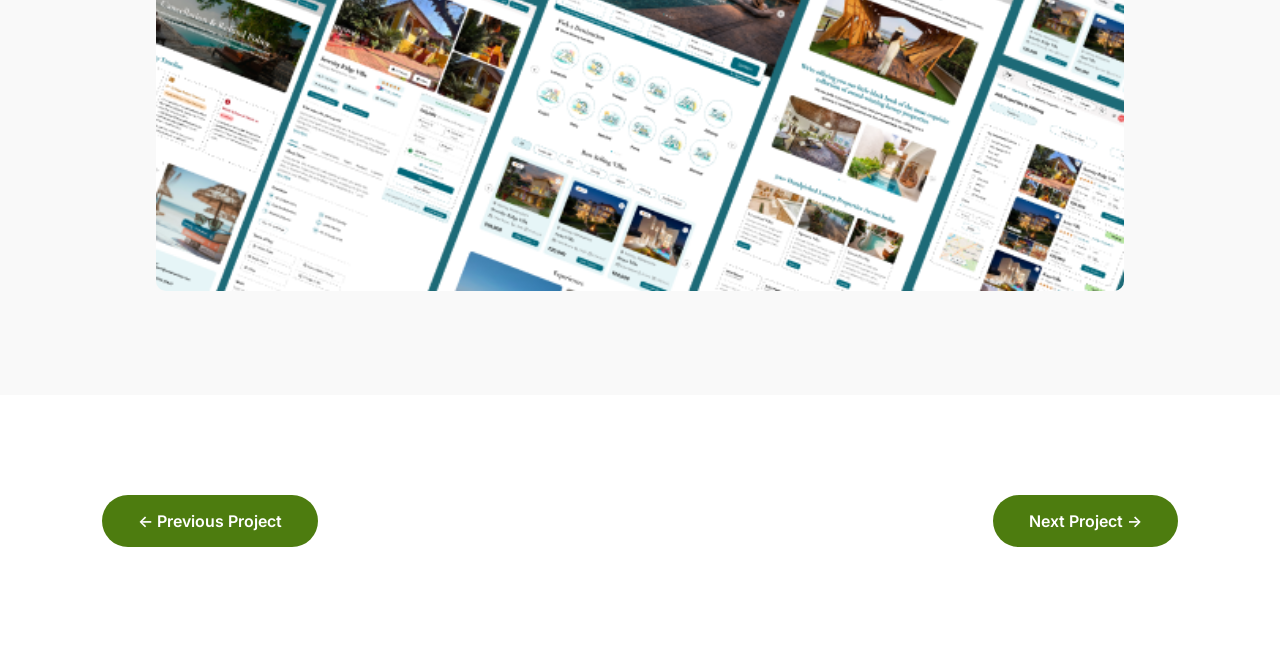
<file: templates/case-study.html>
<!DOCTYPE html>
<html lang="en">

<head>
    <meta charset="UTF-8" />
    <meta name="viewport" content="width=device-width, initial-scale=1.0" />
    <title>Case Study | Varsha Varma</title>
    <link rel="stylesheet" href="../static/css/case-study.css" />
    <link href="https://fonts.googleapis.com/css2?family=Inter:wght@400;500;600;700;800&display=swap" rel="stylesheet">
</head>

<body>

    <!-- NAVBAR -->
    <nav class="navbar">
        <a href="index.html">Home</a>
        <a href="work.html" class="active">Work</a>
        <a href="about.html">About</a>
        <a href="contact.html">Contact</a>
    </nav>

    <!-- HEADER -->
    <header class="cs-header">
        <h1 class="cs-main-title">Case Study</h1>

        <!-- Skill Strip (Green) -->
        <div class="skill-strip-container">
            <div class="skill-strip green">
                <div class="strip-track">
                    <span>✦</span>
                    <span>APP DESIGN</span>
                    <span>✦</span>
                    <span>WEBSITE DESIGN</span>
                    <span>✦</span>
                    <span>DASHBOARD</span>
                    <span>✦</span>
                    <span>WIREFRAME</span>
                    <span>✦</span>
                    <span>PROTOTYPE</span>
                    <!-- Loop repeats -->
                    <span>✦</span>
                    <span>APP DESIGN</span>
                    <span>✦</span>
                    <span>WEBSITE DESIGN</span>
                    <span>✦</span>
                    <span>DASHBOARD</span>
                    <span>✦</span>
                    <span>WIREFRAME</span>
                    <span>✦</span>
                    <span>PROTOTYPE</span>
                </div>
            </div>
        </div>
    </header>

    <main id="case-study-content">
        <!-- Hero Section -->
        <section class="cs-hero">
            <div class="cs-hero-img-wrapper">
                <img id="project-hero-img" src="" alt="Hero Image">
            </div>

            <div class="cs-tags" id="project-tags">
                <!-- Tags will be injected here -->
            </div>

            <h1 id="project-title" class="cs-project-title">Project Title</h1>
            <p id="project-desc" class="cs-project-desc">Project description goes here...</p>
        </section>

        <!-- Challenges Section -->
        <section class="cs-grid section-padding">
            <div class="cs-text-content">
                <h2 class="cs-section-title">The Challenges</h2>
                <p id="project-challenges">Challenges text...</p>
            </div>
            <div class="cs-visual">
                <img id="project-challenges-img" src="" alt="Challenges Image">
            </div>
        </section>

        <!-- Solution Section -->
        <section class="cs-grid reverse section-padding light-bg">
            <div class="cs-text-content">
                <h2 class="cs-section-title">Solution</h2>
                <p id="project-solution">Solution text...</p>
            </div>
            <div class="cs-visual">
                <img id="project-solution-img" src="" alt="Solution Image">
            </div>
        </section>

        <!-- Process Section -->
        <section class="cs-process section-padding">
            <h2 class="cs-section-title centered">Process</h2>
            <div class="process-grid" id="project-process">
                <!-- Process cards will be injected here -->
            </div>
        </section>

        <!-- User Flow Section -->
        <section class="cs-userflow section-padding light-bg">
            <h2 class="cs-section-title centered">User Flow</h2>
            <div class="userflow-visual">
                <img id="project-userflow-img" src="" alt="User Flow">
            </div>
        </section>

        <!-- Navigation Buttons -->
        <section class="cs-navigation section-padding">
            <a href="#" id="prev-project" class="nav-btn">← Previous Project</a>
            <a href="#" id="next-project" class="nav-btn">Next Project →</a>
        </section>
    </main>

    <script src="../static/js/case-study.js"></script>
</body>

</html>
</file>
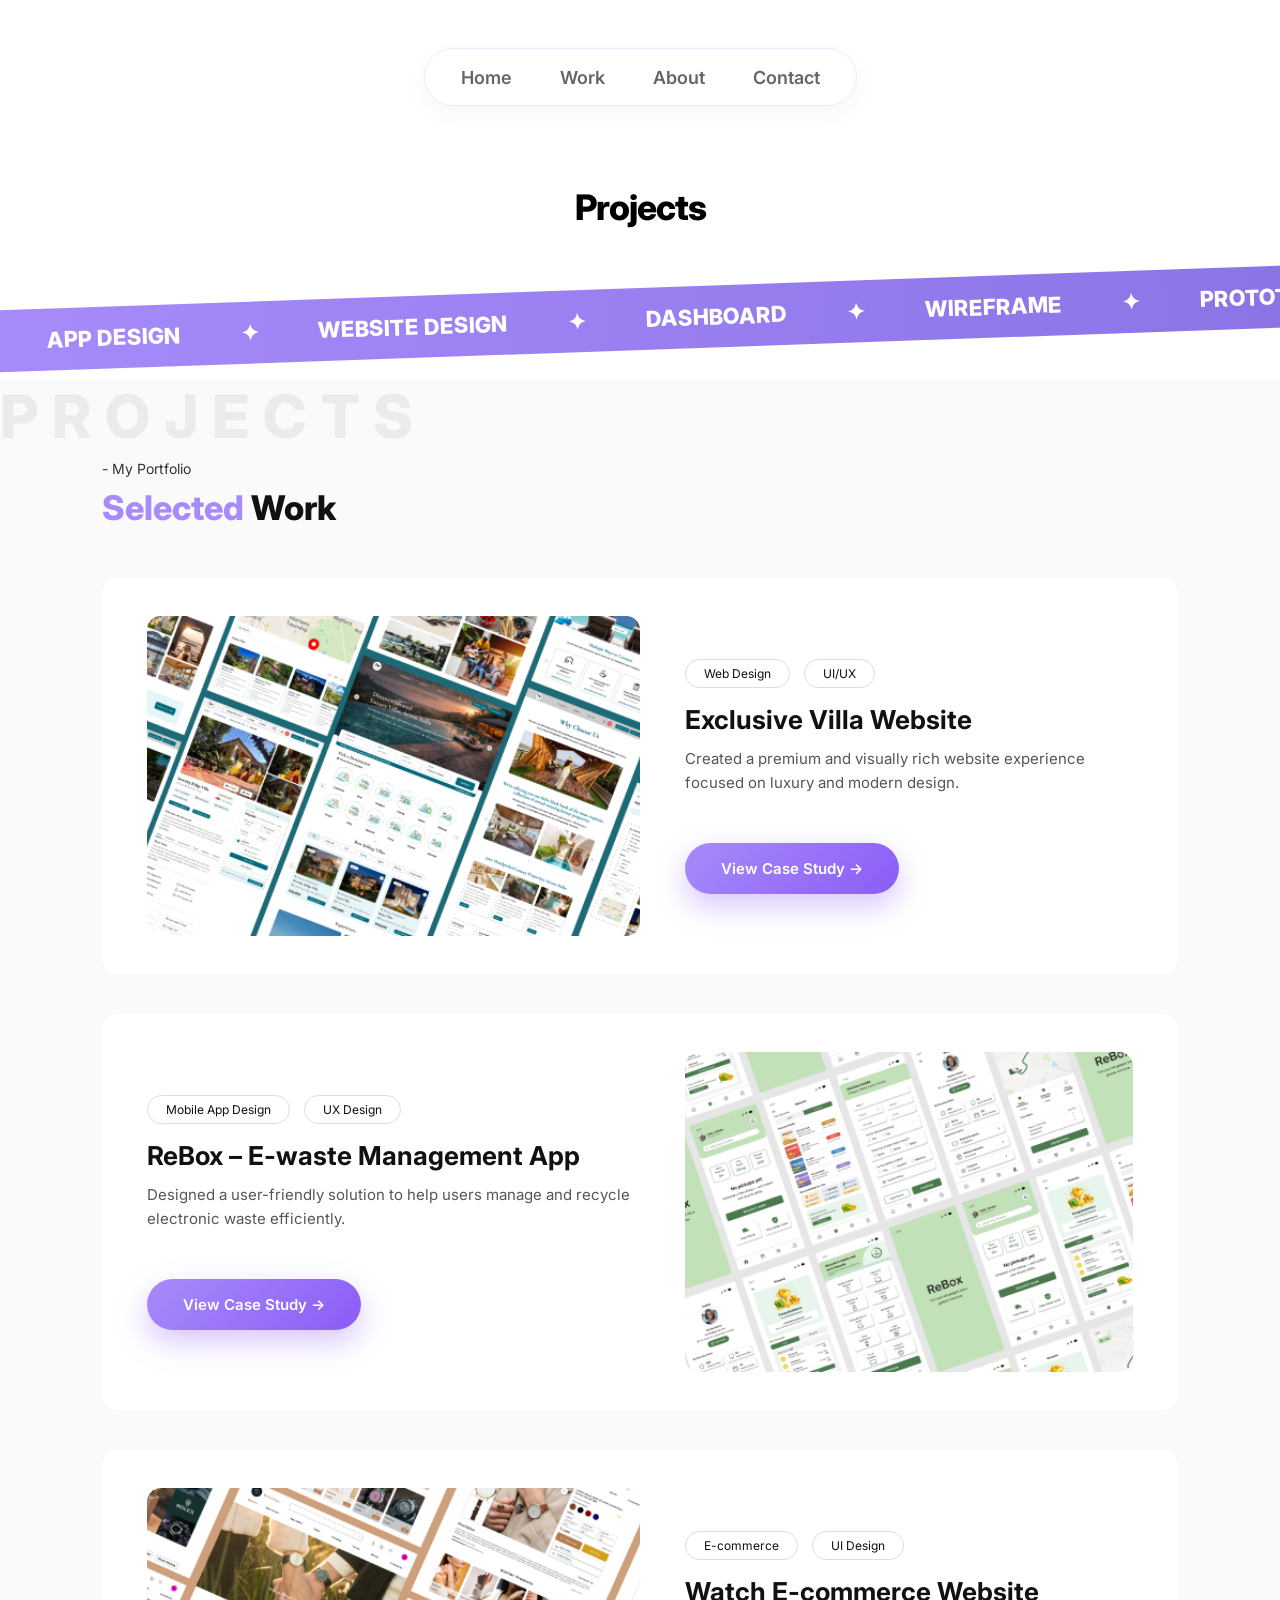
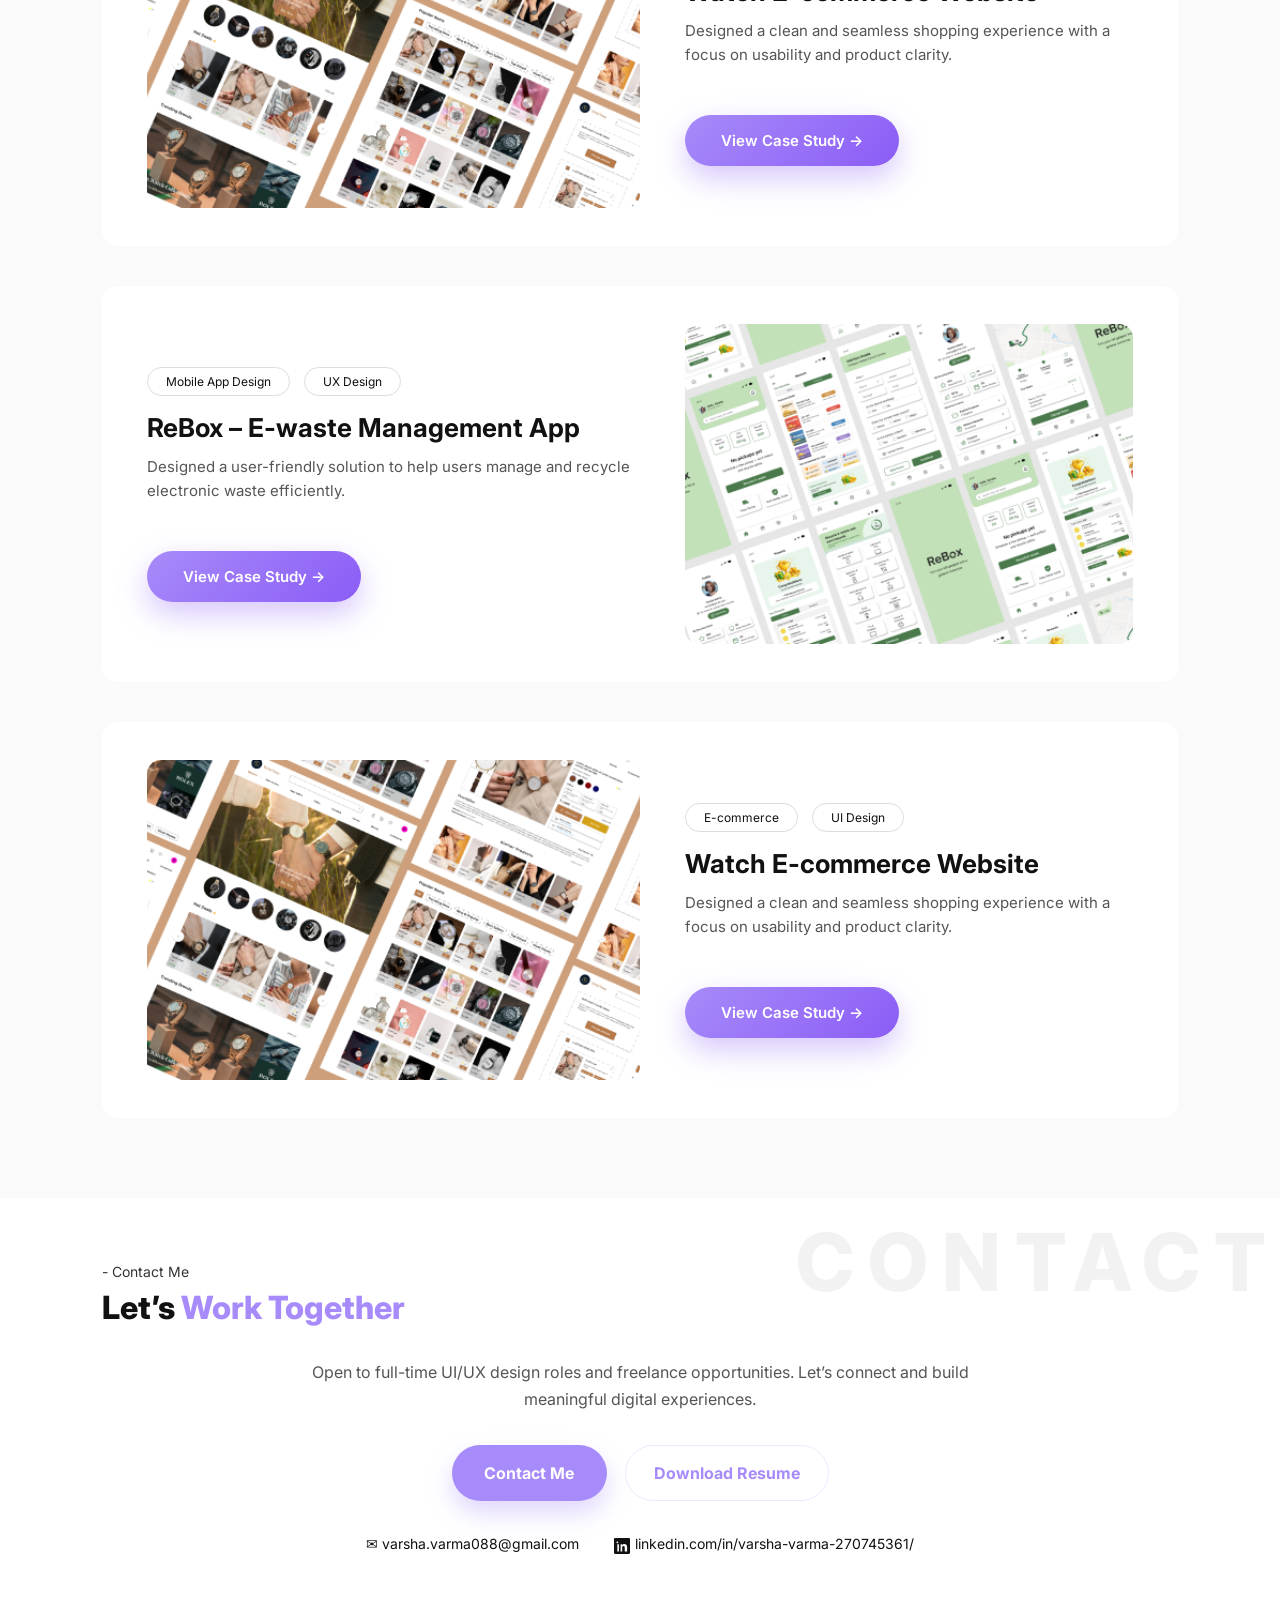
<file: templates/work.html>
<!DOCTYPE html>
<html lang="en">

<head>
    <meta charset="UTF-8" />
    <meta name="viewport" content="width=device-width, initial-scale=1.0" />
    <title>Varsha Portfolio</title>

    <link rel="stylesheet" href="../static/css/work.css" />
    <link href="https://fonts.googleapis.com/css2?family=Inter:wght@400;500;600;700;800&display=swap" rel="stylesheet">
</head>

<body>

    <!-- NAVBAR -->
    <nav class="navbar">
        <a href="index.html">Home</a>
        <a href="work.html" class="active">Work</a>
        <a href="about.html">About</a>
        <a href="contact.html">Contact</a>
    </nav>

    <!-- Hero Header Section -->
    <header class="about-title-section">
        <h1 class="main-title">Projects</h1>

        <!-- Skill Strip -->
        <div class="skill-strip-container">
            <div class="skill-strip">
                <div class="strip-track">

                    <span>✦</span>
                    <span>APP DESIGN</span>
                    <span>✦</span>
                    <span>WEBSITE DESIGN</span>
                    <span>✦</span>
                    <span>DASHBOARD</span>
                    <span>✦</span>
                    <span>WIREFRAME</span>
                    <span>✦</span>
                    <span>PROTOTYPE</span>

                    <!-- duplicate for infinite effect -->
                    <span>✦</span>
                    <span>APP DESIGN</span>
                    <span>✦</span>
                    <span>WEBSITE DESIGN</span>
                    <span>✦</span>
                    <span>DASHBOARD</span>
                    <span>✦</span>
                    <span>WIREFRAME</span>
                    <span>✦</span>
                    <span>PROTOTYPE</span>

                </div>
            </div>
        </div>
    </header>

    <!-- PROJECTS -->
    <section class="projects" id="work">

        <h1 class="projects-bg-text">PROJECTS</h1>

        <div class="projects-header">
            <div>
                <p class="section-label">- My Portfolio</p>
                <h2><span>Selected</span> Work</h2>
            </div>
        </div>

        <!-- PROJECT 1 -->
        <div class="project-card">
            <img src="../assets/project1.png" alt="project">

            <div>
                <div class="chips">
                    <span>Web Design</span>
                    <span>UI/UX</span>
                </div>

                <h3>Exclusive Villa Website</h3>
                <p>Created a premium and visually rich website experience focused on luxury and modern design.</p>
                <a href="case-study.html?id=1" class="case-btn">View Case Study →</a>
            </div>
        </div>

        <!-- PROJECT 2 -->
        <div class="project-card reverse">
            <div>
                <div class="chips">
                    <span>Mobile App Design</span>
                    <span>UX Design</span>
                </div>

                <h3>ReBox – E-waste Management App</h3>
                <p>Designed a user-friendly solution to help users manage and recycle electronic waste efficiently.</p>
                <a href="case-study.html?id=2" class="case-btn">View Case Study →</a>
            </div>

            <img src="../assets/project2.png" alt="project">
        </div>

        <!-- PROJECT 3 -->
        <div class="project-card">
            <img src="../assets/project3.png" alt="project">

            <div>
                <div class="chips">
                    <span>E-commerce</span>
                    <span>UI Design</span>
                </div>

                <h3>Watch E-commerce Website</h3>
                <p>Designed a clean and seamless shopping experience with a focus on usability and product clarity.</p>
                <a href="case-study.html?id=3" class="case-btn">View Case Study →</a>
            </div>
        </div>

        <!-- PROJECT 2 (Duplicate) -->
        <div class="project-card reverse">
            <div>
                <div class="chips">
                    <span>Mobile App Design</span>
                    <span>UX Design</span>
                </div>

                <h3>ReBox – E-waste Management App</h3>
                <p>Designed a user-friendly solution to help users manage and recycle electronic waste efficiently.</p>
                <a href="case-study.html?id=2" class="case-btn">View Case Study →</a>
            </div>

            <img src="../assets/project2.png" alt="project">
        </div>

        <!-- PROJECT 3 (Duplicate) -->
        <div class="project-card">
            <img src="../assets/project3.png" alt="project">

            <div>
                <div class="chips">
                    <span>E-commerce</span>
                    <span>UI Design</span>
                </div>

                <h3>Watch E-commerce Website</h3>
                <p>Designed a clean and seamless shopping experience with a focus on usability and product clarity.</p>
                <a href="case-study.html?id=3" class="case-btn">View Case Study →</a>
            </div>
        </div>

    </section>

    <!-- CONTACT -->
    <section class="contact" id="contact">

        <h1 class="contact-bg-text">CONTACT</h1>

        <!-- ALIGN BLOCK -->
        <div class="contact-head">

            <p class="section-label">- Contact Me</p>

            <h2>Let’s <span>Work Together</span></h2>

        </div>

        <p class="contact-desc">
            Open to full-time UI/UX design roles and freelance opportunities. Let’s connect
            and build meaningful digital experiences.
        </p>

        <div class="buttons center">
            <a href="mailto:varsha.varma088@gmail.com" class="btn primary">Contact Me</a>
            <a href="#" class="btn outline">Download Resume</a>
        </div>

        <div class="contact-links">
            <a href="mailto:varsha.varma088@gmail.com" target="_blank">✉ varsha.varma088@gmail.com</a>
            <a href="https://linkedin.com/in/varsha-varma-270745361/" target="_blank">
                <svg xmlns="http://www.w3.org/2000/svg" width="16" height="16" fill="currentColor" viewBox="0 0 16 16" style="vertical-align: middle; margin-right: 5px;">
                    <path d="M0 1.146C0 .513.526 0 1.175 0h13.65C15.474 0 16 .513 16 1.146v13.708c0 .633-.526 1.146-1.175 1.146H1.175C.526 16 0 15.487 0 14.854V1.146zm4.943 12.248V6.169H3.337v7.225h1.606zm-1.56-8.122c.56 0 .909-.371.909-.834-.011-.47-.349-.834-.9-.834-.551 0-.91.364-.91.834 0 .463.348.834.888.834h.013zM13.134 13.394V9.25c0-2.219-1.185-3.252-2.766-3.252-1.274 0-1.845.7-2.165 1.193v.025h-.016a5.54 5.54 0 0 1 .016-.025V6.169h-1.607c.021.451 0 7.225 0 7.225h1.607V9.364c0-.216.016-.432.08-.586.173-.432.568-.878 1.232-.878.869 0 1.216.662 1.216 1.634v3.86h1.607z"/>
                </svg>linkedin.com/in/varsha-varma-270745361/
            </a>
        </div>

    </section>

    <script src="../static/js/work.js"></script>
</body>

</html>
</file>
<file: style.css>
* {
  margin: 0;
  padding: 0;
  box-sizing: border-box;
  font-family: "Inter", sans-serif;
}

html,
body {
  width: 100%;
  margin: 0;
  padding: 0;
  overflow-x: hidden;
  background: #ffffff;
  color: #111;
  scroll-behavior: smooth;
}

/* NAVBAR */
.navbar {
  width: fit-content;
  height: 58px;
  margin: 0 auto;
  padding: 0 36px;
  display: flex;
  justify-content: center;
  align-items: center;
  gap: 48px;
  border-radius: 50px;
  background: rgba(255, 255, 255, 0.95);
  border: 1px solid #eee8ff;
  box-shadow: 0 8px 25px rgba(0, 0, 0, 0.04);
  font-size: 18px;
  font-weight: 600;
  position: fixed;
  top: 30px;
  left: 50%;
  transform: translateX(-50%);
  z-index: 999;
}

.navbar a {
  text-decoration: none;
  color: #666;
}

.navbar a:hover,
.navbar a.active {
  color: #a78bfa;
}

/* HERO */
.hero {
  width: 100%;
  min-height: 100vh;
  padding: 180px 8% 60px;
  display: flex;
  align-items: flex-start;
  justify-content: space-between;
  /* Restored for left-aligned text */
  gap: 70px;
  background: radial-gradient(circle at 85% 30%, rgba(167, 139, 250, 0.3) 0%, rgba(255, 255, 255, 0) 70%), #ffffff;
  position: relative;
  z-index: auto;
}

.hero-text {
  max-width: 560px;
}

.small {
  font-size: 18px;
  color: #777;
  margin-bottom: 14px;
}

.hero-text h1 {
  font-size: 46px;
  line-height: 1.12;
  font-weight: 800;
  letter-spacing: -1px;
  color: #111;
}

.hero-text h1 span {
  color: #a78bfa;
  font-style: italic;
}

.desc {
  font-size: 19px;
  line-height: 1.6;
  color: #777;
  max-width: 500px;
  margin: 22px 0 34px;
}

.buttons {
  display: flex;
  gap: 18px;
  align-items: center;
}

.btn {
  min-width: 155px;
  height: 56px;
  padding: 0 28px;
  border-radius: 50px;
  text-decoration: none;
  font-size: 16px;
  font-weight: 700;
  display: inline-flex;
  align-items: center;
  justify-content: center;
  cursor: pointer;
  transition: 0.3s ease;
}

.btn:hover {
  transform: translateY(-3px);
}

.primary {
  background: #a78bfa;
  color: #fff;
  box-shadow: 0 12px 25px rgba(167, 139, 250, 0.35);
}

.outline {
  background: #fff;
  color: #a78bfa;
  border: 1px solid #eee8ff;
}

/* HERO IMAGE */
.hero-img {
  width: 380px;
  height: 380px;
  border-radius: 50%;
  position: relative;
  flex-shrink: 0;
  margin-right: 7%;
  /* Added to keep image away from the right edge */
}

.hero-img::before {
  display: none;
}

.hero-img img {
  width: 100%;
  height: 100%;
  object-fit: contain;
  object-position: center top;
  border-radius: 0%;
  position: relative;
  z-index: 2;
}

.tag {
  position: absolute;
  background: #eee6ff;
  color: #a78bfa;
  padding: 12px 22px;
  border-radius: 14px;
  font-size: 16px;
  font-weight: 700;
  box-shadow: 0 10px 22px rgba(167, 139, 250, 0.18);
  z-index: 5;
}

.tag1 {
  left: -85px;
  top: 48%;
}

.tag2 {
  right: -60px;
  top: 5%;
}

.tag3 {
  right: -78px;
  bottom: 14%;
}

@keyframes float {

  0%,
  100% {
    transform: translateY(0);
  }

  50% {
    transform: translateY(-12px);
  }
}

.tag1 {
  animation: float 6s ease-in-out infinite;
}

.tag2 {
  animation: float 5s ease-in-out infinite;
}

.tag3 {
  animation: float 4s ease-in-out infinite;
}

.section-label {
  position: relative;
  z-index: 5;
  font-size: 14px;
  color: #666;
  margin-top: -25px;
  /* Overlap with BG text */
  margin-bottom: 12px;
  /* Standardized tight gap */
}

/* STRIP */
.skill-strip {
  background: linear-gradient(90deg, #a78bfa, #8b73e6);
  color: white;
  padding: 18px 0;
  overflow: hidden;
  transform: rotate(-2deg);
  width: 110%;
  margin-left: -5%;
  margin-top: -115px;
  position: relative;
  z-index: 1;
}

.strip-track {
  display: flex;
  gap: 60px;
  width: max-content;
  animation: scrollStrip 18s linear infinite;
}

.strip-track span {
  white-space: nowrap;
  font-size: 22px;
  font-weight: 800;
}

/* IMPORTANT */
@keyframes scrollStrip {
  0% {
    transform: translateX(0);
  }

  100% {
    transform: translateX(-50%);
  }
}

/* SECTIONS */
.projects,
.about,
.services,
.contact {
  width: 100%;
  padding: 80px 8%;
}

.section-label {
  font-size: 16px;
  font-weight: 600;
  color: #111;
  margin-bottom: 12px;
  letter-spacing: 1px;
}

.section-head {
  display: flex;
  justify-content: space-between;
  align-items: center;
  margin-bottom: 25px;
}

h2 {
  font-size: 34px;
  font-weight: 800;
}

.about h2 span,
.contact h2,
.services h2 {
  color: #a78bfa;
}

.small-btn {
  min-width: auto;
  height: 44px;
  font-size: 13px;
  padding: 0 22px;
}

/* ===== PROJECT SECTION ===== */

.projects {
  position: relative;
  z-index: auto;
  padding: 100px 8% 40px;
  background: #fafafa;
  overflow: hidden;
  margin-top: 20px;
}

/* BACKGROUND TEXT */
.projects-bg-text {
  position: absolute;
  top: 15px;
  left: 0;
  font-size: 80px;
  font-weight: 800;
  letter-spacing: 14px;
  color: rgba(0, 0, 0, 0.05);
  z-index: 0;
  pointer-events: none;
  white-space: nowrap;
}

/* HEADER */
.projects-header {
  position: relative;
  z-index: 2;
  display: flex;
  align-items: flex-end;
  justify-content: space-between;
  margin-bottom: 60px;
}

.projects-header h2 {
  font-size: 34px;
  font-weight: 800;
}

.projects-header h2 span {
  color: #a78bfa;
}

.projects-header .section-label {
  margin-bottom: 10px;
}

.projects-header .primary-btn {
  padding: 12px 25px;
  border-radius: 40px;
  font-size: 14px;
}

/* ===== PROJECT CARD ===== */

.project-card {
  background: #ffffff;
  border-radius: 16px;

  padding: 38px 45px;

  display: grid;
  grid-template-columns: 1.1fr 1fr;

  gap: 45px;
  align-items: center;

  margin-bottom: 40px;
  transition: 0.35s ease;
  position: relative;
  z-index: 2;
}

/* HOVER */
.project-card:hover {
  transform: translateY(-10px);
  box-shadow: 0 24px 60px rgba(0, 0, 0, 0.12);
  background: #e7e6eb;
}

/* IMAGE */
.project-card img {
  width: 100%;
  height: 320px;
  object-fit: cover;
  border-radius: 14px;
  transition: 0.4s ease;
}

.project-card:hover img {
  transform: scale(1.04);
}

/* CONTENT */
.project-content {
  max-width: 480px;
}

/* CHIPS */
.chips {
  display: flex;
  gap: 14px;
  margin-bottom: 16px;
}

.chips span {
  border: 1px solid #ddd;
  border-radius: 30px;
  padding: 6px 18px;
  font-size: 12px;
}

/* TEXT */
.project-card h3 {
  font-size: 26px;
  margin-bottom: 12px;
}

.project-card p {
  color: #555;
  font-size: 15px;
  line-height: 1.6;
  margin-bottom: 20px;
}

/* BUTTON */
.case-btn {
  display: inline-flex;
  align-items: center;
  justify-content: center;
  margin-top: 28px;
  padding: 16px 36px;
  border-radius: 50px;
  font-size: 15px;
  font-weight: 600;
  color: #fff;
  text-decoration: none;
  background: linear-gradient(135deg, #a78bfa, #8b5cf6);
  box-shadow: 0 12px 30px rgba(139, 92, 246, 0.35);
  transition: 0.3s ease;
}

.case-btn:hover {
  transform: translateY(-3px);
  box-shadow: 0 18px 40px rgba(139, 92, 246, 0.45);
}

/* ===== ABOUT SECTION ===== */

/* ===== ABOUT SECTION ===== */

.about {
  position: relative;
  padding: 40px 8%;
  display: grid;
  grid-template-columns: 1fr 1fr;
  gap: 80px;
  align-items: center;
  background: #ffffff;
  min-height: 90vh;
  overflow: hidden;
}

/* BACKGROUND TEXT (ABOUT) */
.about-bg-text {
  position: absolute;
  top: 15px;
  right: 0;
  font-size: 80px;
  font-weight: 800;
  letter-spacing: 14px;
  color: rgba(0, 0, 0, 0.05);
  z-index: 0;
  pointer-events: none;
  white-space: nowrap;
}

/* CONTENT ABOVE BG */
.about-visual,
.about-content {
  position: relative;
  z-index: 2;
  margin-top: -35px;
}

/* LEFT VISUAL */
.about-visual {
  width: 460px;
  height: 460px;
  position: relative;
  margin: auto;
}

/* CIRCLE */
.about-circle {
  position: absolute;
  inset: 10px;
  background: #e9ddff;
  border-radius: 50%;
}

/* IMAGE */
.about-visual img {
  position: absolute;
  width: 95%;
  height: 95%;
  object-fit: contain;
  z-index: 2;

  left: 60%;
  top: 34%;
  transform: translate(-50%, -50%);
}

/* ===== PILLS STYLE ===== */

.about-pill {
  position: absolute;
  background: #eee6ff;
  color: #a78bfa;
  padding: 10px 20px;
  border-radius: 14px;
  font-size: 14px;
  font-weight: 700;
  z-index: 6;
  white-space: nowrap;
  box-shadow: 0 10px 22px rgba(167, 139, 250, 0.18);
}

/* ===== PILLS POSITION ===== */

.pill-1 {
  left: 20px;
  bottom: 40px;
}

.pill-2 {
  right: 0;
  top: 60px;
}

.pill-3 {
  left: 30%;
  bottom: 140px;
  transform: translateX(-50%);
}

.pill-4 {
  left: 30px;
  top: 180px;
}

.pill-5 {
  left: 0;
  top: 70px;
}

.pill-6 {
  right: 100px;
  bottom: 50px;
}

.pill-7 {
  right: 0;
  bottom: 170px;
}

/* ===== FLOAT ANIMATION ===== */

.pill-1 {
  animation: float-left 4s ease-in-out infinite;
}

.pill-4 {
  animation: float-left 5s ease-in-out infinite;
}

.pill-5 {
  animation: float-left 4.5s ease-in-out infinite;
}

.pill-3 {
  animation: float-center 4.5s ease-in-out infinite;
}

.pill-2 {
  animation: float-right 4s ease-in-out infinite;
}

.pill-6 {
  animation: float-right 5s ease-in-out infinite;
}

.pill-7 {
  animation: float-right 4.5s ease-in-out infinite;
}

/* KEYFRAMES */

@keyframes float-left {

  0%,
  100% {
    transform: translateY(0);
  }

  50% {
    transform: translateY(-10px);
  }
}

@keyframes float-center {

  0%,
  100% {
    transform: translateX(-50%) translateY(0);
  }

  50% {
    transform: translateX(-50%) translateY(-10px);
  }
}

@keyframes float-right {

  0%,
  100% {
    transform: translateY(0);
  }

  50% {
    transform: translateY(-10px);
  }
}

/* ===== RIGHT CONTENT ===== */

.about-content h2 {
  font-size: 36px;
  font-weight: 800;
}

.about-content h2 span {
  color: #a78bfa;
  font-style: italic;
}

.about-content p {
  margin: 18px 0;
  color: #555;
  line-height: 1.7;
}

/* STATS */

.stats {
  display: flex;
  gap: 40px;
  margin: 25px 0;
  color: #a78bfa;
  font-weight: 700;
}

/* ===== RIGHT CONTENT ===== */

.about-content h2 span {
  color: #a78bfa;
  font-style: italic;
}

.about-content h2 {
  font-size: 36px;
  font-weight: 800;
}

.about-content h2 span {
  color: #a78bfa;
}

.about-content p {
  margin: 18px 0;
  color: #555;
  line-height: 1.7;
}

/* STATS */

.stats {
  display: flex;
  gap: 40px;
  margin: 25px 0;
  color: #a78bfa;
  font-weight: 700;
}

/* ===== RESPONSIVE ===== */

@media (max-width: 900px) {
  .about {
    grid-template-columns: 1fr;
    text-align: center;
  }

  .about-visual {
    width: 320px;
    height: 320px;
  }

  .about-pill {
    font-size: 10px;
    padding: 7px 14px;
  }
}

/* ===== SERVICES SECTION ===== */

.services {
  position: relative;
  padding: 100px 8%;
  display: grid;
  grid-template-columns: 1fr 1px 1.2fr;
  gap: 60px;
  background: #fafafa;
  overflow: hidden;
}

/* BACKGROUND TEXT */
.services-bg-text {
  position: absolute;
  top: 15px;
  left: 0;
  font-size: 80px;
  font-weight: 800;
  letter-spacing: 14px;
  color: rgba(0, 0, 0, 0.05);
  pointer-events: none;
  white-space: nowrap;
}

/* ===== TITLE ===== */

.section-title {
  font-size: 36px;
  font-weight: 800;
  /* I PROVIDE black */
}

.title-purple {
  color: #a78bfa;
}

.title-black {
  color: #000;
}

.section-title span {
  color: #a78bfa;
  /* SERVICES lavender */
}

/* LEFT CONTENT */
.service-left {
  position: relative;
  z-index: 2;
}

.service-desc {
  margin: 20px 0;
  color: #555;
  line-height: 1.8;
  max-width: 500px;
}

/* BUTTON */
.primary-btn {
  display: inline-flex;
  align-items: center;
  justify-content: center;
  margin-top: 28px;
  padding: 16px 36px;
  border-radius: 50px;
  font-size: 15px;
  font-weight: 600;
  color: #fff;
  text-decoration: none;
  background: linear-gradient(135deg, #a78bfa, #8b5cf6);
  box-shadow: 0 12px 30px rgba(139, 92, 246, 0.35);
  transition: 0.3s ease;
}

.primary-btn:hover {
  transform: translateY(-3px);
  box-shadow: 0 18px 40px rgba(139, 92, 246, 0.45);
}

/* MIDDLE LINE */
.service-divider {
  width: 1px;
  background: #e5e5e5;
}

/* RIGHT SIDE */
.service-list {
  display: flex;
  flex-direction: column;
  gap: 22px;
  position: relative;
  z-index: 2;
}

/* CARD */
.service-card {
  background: #ffffff;
  padding: 24px 28px;
  border-radius: 14px;

  display: flex;
  justify-content: space-between;
  align-items: flex-start;

  transition: 0.3s ease;
}

.service-card:hover {
  transform: translateY(-6px);
  box-shadow: 0 18px 40px rgba(0, 0, 0, 0.08);
}

/* TEXT */
.service-card h3 {
  margin-bottom: 6px;
}

.service-card p {
  font-size: 14px;
  color: #555;
  line-height: 1.6;
  max-width: 420px;
}

/* NUMBER */
.service-card span {
  font-size: 28px;
  font-weight: 700;
  color: rgba(0, 0, 0, 0.08);
  transition: 0.3s;
}

/* NUMBER HOVER EFFECT */
.service-card:hover span {
  color: #a78bfa;
}

.services .services-title {
  color: #000 !important;
}

.services .services-title .title-purple {
  color: #a78bfa !important;
}

.services .services-title .title-black {
  color: #000 !important;
}

/* CONTACT */
/* CONTACT */
.contact {
  padding: 100px 8% 80px;
  background: #ffffff;
  position: relative;
  text-align: left;
  overflow: hidden;
}

.contact-bg-text {
  position: absolute;
  top: 15px;
  right: 0;
  font-size: 80px;
  letter-spacing: 14px;
  color: rgba(0, 0, 0, 0.05);
  font-weight: 800;
  pointer-events: none;
  white-space: nowrap;
}

.contact-head {
  max-width: 100%;
  margin: 0;
  text-align: left;
  margin-top: -35px;
  position: relative;
  z-index: 2;
}

.contact-head .section-label {
  margin-bottom: 12px;
}

.contact h2 {
  font-size: 32px;
  font-weight: 800;
  color: #111;
  margin-bottom: 32px;
}

.contact h2 span {
  color: #a78bfa;
}

.contact-desc {
  max-width: 720px;
  margin: 20px auto 32px;
  color: #555;
  line-height: 1.7;
  text-align: center;
}

.contact .buttons {
  justify-content: center;
  margin-bottom: 34px;
}

.contact-links {
  display: flex;
  justify-content: center;
  gap: 35px;
  font-size: 14px;
  color: #111;
}

.contact-links a {
  text-decoration: none;
  color: inherit;
}

/* FADE-IN ANIMATION */
.fade {
  opacity: 0;
  transform: translateY(30px);
  transition: opacity 0.7s ease, transform 0.7s ease;
}

.fade.show {
  opacity: 1;
  transform: translateY(0);
}

/* ===== INFINITE STRIP ===== */

/* Strip animation and track logic merged below */

.strip-track {
  display: flex;
  gap: 60px;
  width: max-content;
  animation: scrollStrip 20s linear infinite;
}

.strip-track span {
  white-space: nowrap;
  font-size: 22px;
  font-weight: 800;
}

/* Animation */
@keyframes scrollStrip {
  0% {
    transform: translateX(0);
  }

  100% {
    transform: translateX(-50%);
  }
}

/* RESPONSIVE */
/* ===== RESPONSIVE ===== */

@media (max-width: 900px) {
  .navbar {
    width: 90%;
    height: 52px;
    gap: 22px;
    font-size: 15px;
    padding: 0 18px;
  }

  .hero {
    flex-direction: column;
    text-align: center;
    min-height: auto;
    padding: 140px 6% 90px;
    gap: 45px;
  }

  .projects-bg-text,
  .about-bg-text,
  .services-bg-text,
  .contact-bg-text {
    font-size: 40px;
    letter-spacing: 6px;
    top: 10px;
  }

  .hero-text h1 {
    font-size: 38px;
  }

  .desc {
    font-size: 17px;
    margin-left: auto;
    margin-right: auto;
  }

  .buttons,
  .stats,
  .contact-links {
    flex-wrap: wrap;
    justify-content: center;
  }

  .btn {
    min-width: 145px;
    height: 52px;
    font-size: 15px;
  }

  .hero-img {
    width: 300px;
    height: 300px;
    margin-right: 0;
    /* Reset margin for mobile centering */
  }

  .tag {
    display: none;
  }

  .skill-strip {
    margin-top: -25px;
    font-size: 15px;
    gap: 24px;
    padding: 14px 0;
    flex-wrap: wrap;
    justify-content: center;
  }

  .strip-track {
    animation: scrollStrip 28s linear infinite;
  }

  .projects-header {
    flex-direction: column;
    align-items: flex-start;
    gap: 20px;
    margin-top: 0;
  }

  .project-card,
  .about,
  .services {
    grid-template-columns: 1fr;
  }

  .project-card {
    gap: 25px;
    padding: 24px;
  }

  .project-card img {
    height: auto;
  }

  .reverse div {
    order: 2;
  }

  .reverse img {
    order: 1;
  }

  .about {
    text-align: center;
    gap: 45px;
  }

  .about-visual {
    width: 320px;
    height: 320px;
  }

  .about-pill {
    font-size: 10px;
    padding: 7px 14px;
  }

  .stats {
    justify-content: center;
    gap: 25px;
  }

  .services {
    gap: 40px;
  }
}
</file>
<file: static/css/style.css>
* {
  margin: 0;
  padding: 0;
  box-sizing: border-box;
  font-family: "Inter", sans-serif;
}

html,
body {
  width: 100%;
  margin: 0;
  padding: 0;
  overflow-x: hidden;
  background: #ffffff;
  color: #111;
  scroll-behavior: smooth;
}

/* NAVBAR */
.navbar {
  width: fit-content;
  height: 58px;
  margin: 0 auto;
  padding: 0 36px;
  display: flex;
  justify-content: center;
  align-items: center;
  gap: 48px;
  border-radius: 50px;
  background: rgba(255, 255, 255, 0.95);
  border: 1px solid #eee8ff;
  box-shadow: 0 8px 25px rgba(0, 0, 0, 0.04);
  font-size: 18px;
  font-weight: 600;
  position: fixed;
  top: 30px;
  left: 50%;
  transform: translateX(-50%);
  z-index: 999;
}

.navbar a {
  text-decoration: none;
  color: #666;
}

.navbar a:hover,
.navbar a.active {
  color: #a78bfa;
}

/* HERO */
.hero {
  width: 100%;
  min-height: 100vh;
  padding: 180px 8% 60px;
  display: flex;
  align-items: flex-start;
  justify-content: space-between;
  /* Restored for left-aligned text */
  gap: 70px;
  background: radial-gradient(circle at 85% 30%, rgba(167, 139, 250, 0.3) 0%, rgba(255, 255, 255, 0) 70%), #ffffff;
  position: relative;
  z-index: auto;
}

.hero-text {
  max-width: 560px;
}

.small {
  font-size: 18px;
  color: #777;
  margin-bottom: 14px;
}

.hero-text h1 {
  font-size: 46px;
  line-height: 1.12;
  font-weight: 800;
  letter-spacing: -1px;
  color: #111;
}

.hero-text h1 span {
  color: #a78bfa;
  font-style: italic;
}

.desc {
  font-size: 19px;
  line-height: 1.6;
  color: #777;
  max-width: 500px;
  margin: 22px 0 34px;
}

.buttons {
  display: flex;
  gap: 18px;
  align-items: center;
}

.btn {
  min-width: 155px;
  height: 56px;
  padding: 0 28px;
  border-radius: 50px;
  text-decoration: none;
  font-size: 16px;
  font-weight: 700;
  display: inline-flex;
  align-items: center;
  justify-content: center;
  cursor: pointer;
  transition: 0.3s ease;
}

.btn:hover {
  transform: translateY(-3px);
}

.primary {
  background: #a78bfa;
  color: #fff;
  box-shadow: 0 12px 25px rgba(167, 139, 250, 0.35);
}

.outline {
  background: #fff;
  color: #a78bfa;
  border: 1px solid #eee8ff;
}

/* HERO IMAGE */
.hero-img {
  width: 380px;
  height: 380px;
  border-radius: 50%;
  position: relative;
  flex-shrink: 0;
  margin-right: 7%;
  /* Added to keep image away from the right edge */
}

.hero-img::before {
  display: none;
}

.hero-img img {
  width: 100%;
  height: 100%;
  object-fit: contain;
  object-position: center top;
  border-radius: 0%;
  position: relative;
  z-index: 2;
}

.tag {
  position: absolute;
  background: #eee6ff;
  color: #a78bfa;
  padding: 12px 22px;
  border-radius: 14px;
  font-size: 16px;
  font-weight: 700;
  box-shadow: 0 10px 22px rgba(167, 139, 250, 0.18);
  z-index: 5;
}

.tag1 {
  left: -85px;
  top: 48%;
}

.tag2 {
  right: -60px;
  top: 5%;
}

.tag3 {
  right: -78px;
  bottom: 14%;
}

@keyframes float {

  0%,
  100% {
    transform: translateY(0);
  }

  50% {
    transform: translateY(-12px);
  }
}

.tag1 {
  animation: float 6s ease-in-out infinite;
}

.tag2 {
  animation: float 5s ease-in-out infinite;
}

.tag3 {
  animation: float 4s ease-in-out infinite;
}

.section-label {
  position: relative;
  z-index: 5;
  font-size: 14px;
  color: #666;
  margin-top: -25px;
  /* Overlap with BG text */
  margin-bottom: 12px;
  /* Standardized tight gap */
}

/* STRIP */
.skill-strip {
  background: linear-gradient(90deg, #a78bfa, #8b73e6);
  color: white;
  padding: 18px 0;
  overflow: hidden;
  transform: rotate(-2deg);
  width: 110%;
  margin-left: -5%;
  margin-top: -115px;
  position: relative;
  z-index: 1;
}

.strip-track {
  display: flex;
  gap: 60px;
  width: max-content;
  animation: scrollStrip 18s linear infinite;
}

.strip-track span {
  white-space: nowrap;
  font-size: 22px;
  font-weight: 800;
}

/* IMPORTANT */
@keyframes scrollStrip {
  0% {
    transform: translateX(0);
  }

  100% {
    transform: translateX(-50%);
  }
}

/* SECTIONS */
.projects,
.about,
.services,
.contact {
  width: 100%;
  padding: 80px 8%;
}

.section-label {
  font-size: 16px;
  font-weight: 600;
  color: #111;
  margin-bottom: 12px;
  letter-spacing: 1px;
}

.section-head {
  display: flex;
  justify-content: space-between;
  align-items: center;
  margin-bottom: 25px;
}

h2 {
  font-size: 34px;
  font-weight: 800;
}

.about h2 span,
.contact h2,
.services h2 {
  color: #a78bfa;
}

.small-btn {
  min-width: auto;
  height: 44px;
  font-size: 13px;
  padding: 0 22px;
}

/* ===== PROJECT SECTION ===== */

.projects {
  position: relative;
  z-index: auto;
  padding: 100px 8% 40px;
  background: #fafafa;
  overflow: hidden;
  margin-top: 20px;
}

/* BACKGROUND TEXT */
.projects-bg-text {
  position: absolute;
  top: 15px;
  left: 0;
  font-size: 80px;
  font-weight: 800;
  letter-spacing: 14px;
  color: rgba(0, 0, 0, 0.05);
  z-index: 0;
  pointer-events: none;
  white-space: nowrap;
}

/* HEADER */
.projects-header {
  position: relative;
  z-index: 2;
  display: flex;
  align-items: flex-end;
  justify-content: space-between;
  margin-bottom: 60px;
}

.projects-header h2 {
  font-size: 34px;
  font-weight: 800;
}

.projects-header h2 span {
  color: #a78bfa;
}

.projects-header .section-label {
  margin-bottom: 10px;
}

.projects-header .primary-btn {
  padding: 12px 25px;
  border-radius: 40px;
  font-size: 14px;
}

/* ===== PROJECT CARD ===== */

.project-card {
  background: #ffffff;
  border-radius: 16px;

  padding: 38px 45px;

  display: grid;
  grid-template-columns: 1.1fr 1fr;

  gap: 45px;
  align-items: center;

  margin-bottom: 40px;
  transition: 0.35s ease;
  position: relative;
  z-index: 2;
}

/* HOVER */
.project-card:hover {
  transform: translateY(-10px);
  box-shadow: 0 24px 60px rgba(0, 0, 0, 0.12);
  background: #e7e6eb;
}

/* IMAGE */
.project-card img {
  width: 100%;
  height: 320px;
  object-fit: cover;
  border-radius: 14px;
  transition: 0.4s ease;
}

.project-card:hover img {
  transform: scale(1.04);
}

/* CONTENT */
.project-content {
  max-width: 480px;
}

/* CHIPS */
.chips {
  display: flex;
  gap: 14px;
  margin-bottom: 16px;
}

.chips span {
  border: 1px solid #ddd;
  border-radius: 30px;
  padding: 6px 18px;
  font-size: 12px;
}

/* TEXT */
.project-card h3 {
  font-size: 26px;
  margin-bottom: 12px;
}

.project-card p {
  color: #555;
  font-size: 15px;
  line-height: 1.6;
  margin-bottom: 20px;
}

/* BUTTON */
.case-btn {
  display: inline-flex;
  align-items: center;
  justify-content: center;
  margin-top: 28px;
  padding: 16px 36px;
  border-radius: 50px;
  font-size: 15px;
  font-weight: 600;
  color: #fff;
  text-decoration: none;
  background: linear-gradient(135deg, #a78bfa, #8b5cf6);
  box-shadow: 0 12px 30px rgba(139, 92, 246, 0.35);
  transition: 0.3s ease;
}

.case-btn:hover {
  transform: translateY(-3px);
  box-shadow: 0 18px 40px rgba(139, 92, 246, 0.45);
}

/* ===== ABOUT SECTION ===== */

/* ===== ABOUT SECTION ===== */

.about {
  position: relative;
  padding: 40px 8%;
  display: grid;
  grid-template-columns: 1fr 1fr;
  gap: 80px;
  align-items: center;
  background: #ffffff;
  min-height: 90vh;
  overflow: hidden;
}

/* BACKGROUND TEXT (ABOUT) */
.about-bg-text {
  position: absolute;
  top: 15px;
  right: 0;
  font-size: 80px;
  font-weight: 800;
  letter-spacing: 14px;
  color: rgba(0, 0, 0, 0.05);
  z-index: 0;
  pointer-events: none;
  white-space: nowrap;
}

/* CONTENT ABOVE BG */
.about-visual,
.about-content {
  position: relative;
  z-index: 2;
  margin-top: -35px;
}

/* LEFT VISUAL */
.about-visual {
  width: 460px;
  height: 460px;
  position: relative;
  margin: auto;
}

/* CIRCLE */
.about-circle {
  position: absolute;
  inset: 10px;
  background: #e9ddff;
  border-radius: 50%;
}

/* IMAGE */
.about-visual img {
  position: absolute;
  width: 95%;
  height: 95%;
  object-fit: contain;
  z-index: 2;

  left: 60%;
  top: 34%;
  transform: translate(-50%, -50%);
}

/* ===== PILLS STYLE ===== */

.about-pill {
  position: absolute;
  background: #eee6ff;
  color: #a78bfa;
  padding: 10px 20px;
  border-radius: 14px;
  font-size: 14px;
  font-weight: 700;
  z-index: 6;
  white-space: nowrap;
  box-shadow: 0 10px 22px rgba(167, 139, 250, 0.18);
}

/* ===== PILLS POSITION ===== */

.pill-1 {
  left: 20px;
  bottom: 40px;
}

.pill-2 {
  right: 0;
  top: 60px;
}

.pill-3 {
  left: 30%;
  bottom: 140px;
  transform: translateX(-50%);
}

.pill-4 {
  left: 30px;
  top: 180px;
}

.pill-5 {
  left: 0;
  top: 70px;
}

.pill-6 {
  right: 100px;
  bottom: 50px;
}

.pill-7 {
  right: 0;
  bottom: 170px;
}

/* ===== FLOAT ANIMATION ===== */

.pill-1 {
  animation: float-left 4s ease-in-out infinite;
}

.pill-4 {
  animation: float-left 5s ease-in-out infinite;
}

.pill-5 {
  animation: float-left 4.5s ease-in-out infinite;
}

.pill-3 {
  animation: float-center 4.5s ease-in-out infinite;
}

.pill-2 {
  animation: float-right 4s ease-in-out infinite;
}

.pill-6 {
  animation: float-right 5s ease-in-out infinite;
}

.pill-7 {
  animation: float-right 4.5s ease-in-out infinite;
}

/* KEYFRAMES */

@keyframes float-left {

  0%,
  100% {
    transform: translateY(0);
  }

  50% {
    transform: translateY(-10px);
  }
}

@keyframes float-center {

  0%,
  100% {
    transform: translateX(-50%) translateY(0);
  }

  50% {
    transform: translateX(-50%) translateY(-10px);
  }
}

@keyframes float-right {

  0%,
  100% {
    transform: translateY(0);
  }

  50% {
    transform: translateY(-10px);
  }
}

/* ===== RIGHT CONTENT ===== */

.about-content h2 {
  font-size: 36px;
  font-weight: 800;
}

.about-content h2 span {
  color: #a78bfa;
  font-style: italic;
}

.about-content p {
  margin: 18px 0;
  color: #555;
  line-height: 1.7;
}

/* STATS */

.stats {
  display: flex;
  gap: 40px;
  margin: 25px 0;
  color: #a78bfa;
  font-weight: 700;
}

/* ===== RIGHT CONTENT ===== */

.about-content h2 span {
  color: #a78bfa;
  font-style: italic;
}

.about-content h2 {
  font-size: 36px;
  font-weight: 800;
}

.about-content h2 span {
  color: #a78bfa;
}

.about-content p {
  margin: 18px 0;
  color: #555;
  line-height: 1.7;
}

/* STATS */

.stats {
  display: flex;
  gap: 40px;
  margin: 25px 0;
  color: #a78bfa;
  font-weight: 700;
}

/* ===== RESPONSIVE ===== */

@media (max-width: 900px) {
  .about {
    grid-template-columns: 1fr;
    text-align: center;
  }

  .about-visual {
    width: 320px;
    height: 320px;
  }

  .about-pill {
    font-size: 10px;
    padding: 7px 14px;
  }
}

/* ===== SERVICES SECTION ===== */

.services {
  position: relative;
  padding: 100px 8%;
  display: grid;
  grid-template-columns: 1fr 1px 1.2fr;
  gap: 60px;
  background: #fafafa;
  overflow: hidden;
}

/* BACKGROUND TEXT */
.services-bg-text {
  position: absolute;
  top: 15px;
  left: 0;
  font-size: 80px;
  font-weight: 800;
  letter-spacing: 14px;
  color: rgba(0, 0, 0, 0.05);
  pointer-events: none;
  white-space: nowrap;
}

/* ===== TITLE ===== */

.section-title {
  font-size: 36px;
  font-weight: 800;
  /* I PROVIDE black */
}

.title-purple {
  color: #a78bfa;
}

.title-black {
  color: #000;
}

.section-title span {
  color: #a78bfa;
  /* SERVICES lavender */
}

/* LEFT CONTENT */
.service-left {
  position: relative;
  z-index: 2;
}

.service-desc {
  margin: 20px 0;
  color: #555;
  line-height: 1.8;
  max-width: 500px;
}

/* BUTTON */
.primary-btn {
  display: inline-flex;
  align-items: center;
  justify-content: center;
  margin-top: 28px;
  padding: 16px 36px;
  border-radius: 50px;
  font-size: 15px;
  font-weight: 600;
  color: #fff;
  text-decoration: none;
  background: linear-gradient(135deg, #a78bfa, #8b5cf6);
  box-shadow: 0 12px 30px rgba(139, 92, 246, 0.35);
  transition: 0.3s ease;
}

.primary-btn:hover {
  transform: translateY(-3px);
  box-shadow: 0 18px 40px rgba(139, 92, 246, 0.45);
}

/* MIDDLE LINE */
.service-divider {
  width: 1px;
  background: #e5e5e5;
}

/* RIGHT SIDE */
.service-list {
  display: flex;
  flex-direction: column;
  gap: 22px;
  position: relative;
  z-index: 2;
}

/* CARD */
.service-card {
  background: #ffffff;
  padding: 24px 28px;
  border-radius: 14px;

  display: flex;
  justify-content: space-between;
  align-items: flex-start;

  transition: 0.3s ease;
}

.service-card:hover {
  transform: translateY(-6px);
  box-shadow: 0 18px 40px rgba(0, 0, 0, 0.08);
}

/* TEXT */
.service-card h3 {
  margin-bottom: 6px;
}

.service-card p {
  font-size: 14px;
  color: #555;
  line-height: 1.6;
  max-width: 420px;
}

/* NUMBER */
.service-card span {
  font-size: 28px;
  font-weight: 700;
  color: rgba(0, 0, 0, 0.08);
  transition: 0.3s;
}

/* NUMBER HOVER EFFECT */
.service-card:hover span {
  color: #a78bfa;
}

.services .services-title {
  color: #000 !important;
}

.services .services-title .title-purple {
  color: #a78bfa !important;
}

.services .services-title .title-black {
  color: #000 !important;
}

/* CONTACT */
/* CONTACT */
.contact {
  padding: 100px 8% 80px;
  background: #ffffff;
  position: relative;
  text-align: left;
  overflow: hidden;
}

.contact-bg-text {
  position: absolute;
  top: 15px;
  right: 0;
  font-size: 80px;
  letter-spacing: 14px;
  color: rgba(0, 0, 0, 0.05);
  font-weight: 800;
  pointer-events: none;
  white-space: nowrap;
}

.contact-head {
  max-width: 100%;
  margin: 0;
  text-align: left;
  margin-top: -35px;
  position: relative;
  z-index: 2;
}

.contact-head .section-label {
  margin-bottom: 12px;
}

.contact h2 {
  font-size: 32px;
  font-weight: 800;
  color: #111;
  margin-bottom: 32px;
}

.contact h2 span {
  color: #a78bfa;
}

.contact-desc {
  max-width: 720px;
  margin: 20px auto 32px;
  color: #555;
  line-height: 1.7;
  text-align: center;
}

.contact .buttons {
  justify-content: center;
  margin-bottom: 34px;
}

.contact-links {
  display: flex;
  justify-content: center;
  gap: 35px;
  font-size: 14px;
  color: #111;
}

.contact-links a {
  text-decoration: none;
  color: inherit;
}

/* FADE-IN ANIMATION */
.fade {
  opacity: 0;
  transform: translateY(30px);
  transition: opacity 0.7s ease, transform 0.7s ease;
}

.fade.show {
  opacity: 1;
  transform: translateY(0);
}

/* ===== INFINITE STRIP ===== */

/* Strip animation and track logic merged below */

.strip-track {
  display: flex;
  gap: 60px;
  width: max-content;
  animation: scrollStrip 20s linear infinite;
}

.strip-track span {
  white-space: nowrap;
  font-size: 22px;
  font-weight: 800;
}

/* Animation */
@keyframes scrollStrip {
  0% {
    transform: translateX(0);
  }

  100% {
    transform: translateX(-50%);
  }
}

/* RESPONSIVE */
/* ===== RESPONSIVE ===== */

@media (max-width: 900px) {
  .navbar {
    width: 90%;
    height: 52px;
    gap: 22px;
    font-size: 15px;
    padding: 0 18px;
  }

  .hero {
    flex-direction: column;
    text-align: center;
    min-height: auto;
    padding: 140px 6% 90px;
    gap: 45px;
  }

  .projects-bg-text,
  .about-bg-text,
  .services-bg-text,
  .contact-bg-text {
    font-size: 40px;
    letter-spacing: 6px;
    top: 10px;
  }

  .hero-text h1 {
    font-size: 38px;
  }

  .desc {
    font-size: 17px;
    margin-left: auto;
    margin-right: auto;
  }

  .buttons,
  .stats,
  .contact-links {
    flex-wrap: wrap;
    justify-content: center;
  }

  .btn {
    min-width: 145px;
    height: 52px;
    font-size: 15px;
  }

  .hero-img {
    width: 300px;
    height: 300px;
    margin-right: 0;
    /* Reset margin for mobile centering */
  }

  .tag {
    display: none;
  }

  .skill-strip {
    margin-top: -25px;
    font-size: 15px;
    gap: 24px;
    padding: 14px 0;
    flex-wrap: wrap;
    justify-content: center;
  }

  .strip-track {
    animation: scrollStrip 28s linear infinite;
  }

  .projects-header {
    flex-direction: column;
    align-items: flex-start;
    gap: 20px;
    margin-top: 0;
  }

  .project-card,
  .about,
  .services {
    grid-template-columns: 1fr;
  }

  .project-card {
    gap: 25px;
    padding: 24px;
  }

  .project-card img {
    height: auto;
  }

  .reverse div {
    order: 2;
  }

  .reverse img {
    order: 1;
  }

  .about {
    text-align: center;
    gap: 45px;
  }

  .about-visual {
    width: 320px;
    height: 320px;
  }

  .about-pill {
    font-size: 10px;
    padding: 7px 14px;
  }

  .stats {
    justify-content: center;
    gap: 25px;
  }

  .services {
    gap: 40px;
  }
}
</file>
<file: about.css>
/* ========================= */
/* GLOBAL */
/* ========================= */

* {
    margin: 0;
    padding: 0;
    box-sizing: border-box;
    font-family: "Inter", sans-serif;
}

html {
    scroll-behavior: smooth;
}

body {
    background: #ffffff;
    color: #111;
    overflow-x: hidden;
}


/* ========================= */
/* NAVBAR */
/* ========================= */

.navbar {
    width: fit-content;
    height: 58px;
    margin: 48px auto 0;
    padding: 0 36px;

    display: flex;
    justify-content: center;
    align-items: center;
    gap: 48px;

    border-radius: 50px;
    background: rgba(255, 255, 255, 0.9);
    border: 1px solid #eee8ff;

    box-shadow: 0 8px 25px rgba(0, 0, 0, 0.04);

    font-size: 18px;
    font-weight: 600;

    position: sticky;
    top: 18px;
    z-index: 999;
}

.navbar a {
    text-decoration: none;
    color: #666;
    transition: 0.3s;
}

.navbar a:hover,
.navbar a.active {
    color: #a78bfa;
}


/* ========================= */
/* RESPONSIVE */
/* ========================= */

/* Tablet */
@media (max-width: 900px) {
    .navbar {
        width: 90%;
        height: 52px;
        padding: 0 20px;
        gap: 24px;
        font-size: 15px;
    }
}

/* Mobile */
@media (max-width: 600px) {
    .navbar {
        width: 95%;
        height: 50px;
        padding: 0 16px;
        gap: 16px;
        font-size: 14px;
    }
}


/* Hero Section Container */
.about-title-section {
    padding-top: 40px; /* Reduced to move heading up */
    padding-left: 8%;
    padding-right: 8%;
    text-align: center;
    background-color: #fff;
    overflow: visible;
}

/* Bada "About" Heading */
.main-title {
    font-size: 2.2rem;
    font-weight: 800;
    margin-bottom: 50px; /* Increased gap between heading and label */
    margin-top: 40px;
    color: #000;
    letter-spacing: -1px;
    position: relative;
    z-index: 5;
}

/* Strip Styling */
.skill-strip-container {
    width: 100%;
    position: relative;
    padding: 10px 0 30px 0;
}

.skill-strip {
    background: linear-gradient(90deg, #a78bfa, #8b73e6);
    /* Matched to home page gradient */
    padding: 18px 0;
    transform: rotate(-2deg);
    /* Matched to home page rotation */
    width: 125%; /* Increased for full width coverage */
    margin-left: -12.5%; /* Centered alignment for full width */
    display: flex;
    position: relative;
    z-index: 1;
}

.strip-track {
    display: flex;
    gap: 60px;
    white-space: nowrap;
    width: max-content;
    animation: scrollStrip 18s linear infinite;
}

.strip-track span {
    font-size: 22px;
    font-weight: 800;
    color: #fff;
    text-transform: uppercase;
}

/* Infinite Scroll Animation matched to Home */
@keyframes scrollStrip {
    0% {
        transform: translateX(0);
    }

    100% {
        transform: translateX(-50%);
    }
}

/* Mobile Responsive */
@media (max-width: 768px) {
    .main-title {
        font-size: 1.7rem;
        margin-bottom: 16px;
    }

    .strip-content span {
        font-size: 1.2rem;
        padding: 0 25px;
    }
}

/* ========================= */
/* ABOUT HERO */
/* ========================= */

.about-hero {
    position: relative;
    min-height: 100vh;
    padding: 80px 8%;

    display: grid;
    grid-template-columns: 1fr 1fr;
    gap: 80px;

    align-items: center;
    background: #ffffff;
    overflow: visible;
}

/* BACKGROUND TEXT */
.about-bg-text {
    position: absolute;
    top: 15px;
    left: 50%;
    transform: translateX(-50%);
    font-size: 80px;
    font-weight: 800;
    letter-spacing: 14px;
    color: rgba(0, 0, 0, 0.05);
    z-index: 0;
    white-space: nowrap;
    pointer-events: none;
}

/* Specific positioning for hero section */
.about-hero .about-bg-text {
    left: auto;
    right: 0;
    transform: none;
}

/* CONTENT ABOVE BG */

.about-left,
.about-right {
    position: relative;
    z-index: 2;
}

/* ========================= */
/* LEFT IMAGE */
/* ========================= */

/* LEFT VISUAL */
.about-visual {
    width: 460px;
    height: 460px;
    position: relative;
    margin: auto;
}

/* CIRCLE */
.about-circle {
    position: absolute;
    inset: 10px;
    background: #e9ddff;
    border-radius: 50%;
}

/* IMAGE */
.about-visual img {
    position: absolute;
    width: 95%;
    height: 95%;
    object-fit: contain;
    z-index: 2;
    left: 60%;
    top: 34%;
    transform: translate(-50%, -50%);
}

/* ===== PILLS STYLE ===== */
.about-pill {
    position: absolute;
    background: #eee6ff;
    color: #a78bfa;
    padding: 10px 20px;
    border-radius: 14px;
    font-size: 14px;
    font-weight: 700;
    z-index: 6;
    white-space: nowrap;
    box-shadow: 0 10px 22px rgba(167, 139, 250, 0.18);
    transition: 0.3s ease;
}

.about-pill:hover {
    transform: scale(1.05);
    box-shadow: 0 14px 30px rgba(167, 139, 250, 0.28);
}

/* ===== PILLS POSITION — 100% MATCH TO HOME ===== */
.pill-1 {
    left: 20px;
    bottom: 40px;
    animation: float-left 4s ease-in-out infinite;
}

.pill-2 {
    right: 0;
    top: 60px;
    animation: float-right 4s ease-in-out infinite;
}

.pill-3 {
    left: 30%;
    bottom: 140px;
    transform: translateX(-50%);
    animation: float-center 4.5s ease-in-out infinite;
}

.pill-4 {
    left: 30px;
    top: 180px;
    animation: float-left 5s ease-in-out infinite;
}

.pill-5 {
    left: 0;
    top: 70px;
    animation: float-left 4.5s ease-in-out infinite;
}

.pill-6 {
    right: 100px;
    bottom: 50px;
    animation: float-right 5s ease-in-out infinite;
}

.pill-7 {
    right: 0;
    bottom: 170px;
    animation: float-right 4.5s ease-in-out infinite;
}

/* FLOAT ANIMATIONS */
@keyframes float-left {
    0%, 100% { transform: translateY(0); }
    50% { transform: translateY(-10px); }
}

@keyframes float-right {
    0%, 100% { transform: translateY(0); }
    50% { transform: translateY(-10px); }
}

@keyframes float-center {
    0%, 100% { transform: translateX(-50%) translateY(0); }
    50% { transform: translateX(-50%) translateY(-10px); }
}

/* ========================= */
/* RIGHT TEXT */
/* ========================= */

.about-right h1 {
    font-size: 28px; /* Reduced font size for better balance */
    font-weight: 800;
    line-height: 1.3;
}

.about-right h1 span {
    color: #a78bfa;
    font-style: italic;
}

.section-label {
    position: relative;
    z-index: 5;
    font-size: 14px;
    color: #666;
    margin-bottom: 12px;
}

.about-desc {
    margin: 18px 0;
    color: #555;
    line-height: 1.7;
    max-width: 500px;
}

.btn {
    min-width: 155px;
    height: 56px;
    padding: 0 28px;
    border-radius: 50px;
    text-decoration: none;
    font-size: 16px;
    font-weight: 700;
    display: inline-flex;
    align-items: center;
    justify-content: center;
    cursor: pointer;
    transition: 0.3s ease;
}

.btn:hover {
    transform: translateY(-3px);
}

.primary {
    background: #a78bfa;
    color: #fff;
    box-shadow: 0 12px 25px rgba(167, 139, 250, 0.35);
}

.outline {
    background: #fff;
    color: #a78bfa;
    border: 1px solid #eee8ff;
}

/* ========================= */
/* RESPONSIVE */
/* ========================= */

/* Tablet */
@media (max-width: 1024px) {
    .about-hero {
        grid-template-columns: 1fr;
        text-align: center;
        gap: 50px;
    }

    .about-right {
        display: flex;
        flex-direction: column;
        align-items: center;
    }

    .about-desc {
        text-align: center;
    }
}

/* Mobile */
@media (max-width: 768px) {
    .about-image {
        width: 300px;
        height: 300px;
    }

    .about-pill {
        font-size: 10px;
        padding: 6px 12px;
    }

    .about-bg-text {
        font-size: 40px;
        letter-spacing: 8px;
    }

    .about-right h1 {
        font-size: 32px;
    }
}

/* Small Mobile */
@media (max-width: 480px) {
    .about-bg-text {
        font-size: 30px;
    }
}

/* ========================= */
/* PILL FLOAT ANIMATIONS     */
/* ========================= */

/* Each pill floats continuously with different timing & direction */

.pill-1 {
    animation: floatUpDown 4s ease-in-out infinite;
}

.pill-2 {
    animation: floatUpDown 5s ease-in-out infinite 0.6s;
}

.pill-3 {
    animation: floatSide 4.5s ease-in-out infinite 0.3s;
}

.pill-4 {
    animation: floatSide 5.5s ease-in-out infinite 1s;
}

.pill-5 {
    animation: floatUpDown 4s ease-in-out infinite 1.4s;
}

.pill-6 {
    animation: floatSide 3.8s ease-in-out infinite 0.8s;
}

@keyframes floatUpDown {
    0%, 100% {
        transform: translateY(0px);
    }
    50% {
        transform: translateY(-10px);
    }
}

@keyframes floatSide {
    0%, 100% {
        transform: translateX(0px) translateY(0px);
    }
    50% {
        transform: translateX(0px) translateY(-8px);
    }
}

/* pill-5 uses translateX centering so override carefully */
.pill-5 {
    animation: floatCenter 4s ease-in-out infinite 1.4s;
}

@keyframes floatCenter {
    0%, 100% {
        transform: translateX(-50%) translateY(0px);
    }
    50% {
        transform: translateX(-50%) translateY(-10px);
    }
}

/* Fade-in animation for scroll observer */
.fade {
    opacity: 0;
    transform: translateY(30px);
    transition: opacity 0.7s ease, transform 0.7s ease;
}

.fade.show {
    opacity: 1;
    transform: translateY(0);
}


/* ========================= */
/* SKILLS SECTION */
/* ========================= */

/* ===== SKILLS SECTION ===== */

.skills {
    position: relative;
    padding: 100px 8%;
    background: #fbfaff;
    /* Light & clean background */
    overflow: hidden;
}

/* BACKGROUND TEXT - "SKILLS" */
.skills-bg-text {
    position: absolute;
    top: 15px;
    left: 0;
    font-size: 80px;
    font-weight: 800;
    letter-spacing: 14px;
    color: rgba(0, 0, 0, 0.05);
    z-index: 1;
    pointer-events: none;
    white-space: nowrap;
}

/* SECTION HEADER */
.section-label {
    position: relative;
    z-index: 5;
    font-size: 14px;
    color: #666;
    margin-bottom: 12px; /* Standardized tight gap */
    margin-top: -25px; /* Pull up to overlap BG text */
}

.skills h2 {
    position: relative;
    z-index: 5;
    font-size: 36px;
    font-weight: 800;
    margin-bottom: 50px;
    color: #111;
}

.skills h2 span {
    color: #a78bfa;
    /* Purple highlight */
}

/* GRID SETUP - 2 COLUMNS AS PER DESIGN */
.skills-grid {
    display: grid;
    grid-template-columns: repeat(2, 1fr);
    gap: 24px;
    position: relative;
    z-index: 2;
}

/* CARD STYLING */
.skill-card {
    background: #ffffff;
    padding: 35px 30px;
    border-radius: 12px;
    border: 1px solid #f0f0f0;
    /* Soft border */
    transition: all 0.3s ease;
    display: flex;
    flex-direction: column;
}

/* HOVER EFFECTS */
.skill-card:hover {
    transform: translateY(-5px);
    box-shadow: 0 15px 35px rgba(0, 0, 0, 0.05);
    border-color: #e9ddff;
}

.skill-card h3 {
    font-size: 20px;
    font-weight: 700;
    color: #111;
    margin-bottom: 12px;
    transition: color 0.3s ease;
}

.skill-card:hover h3 {
    color: #a78bfa;
}

.skill-card p {
    font-size: 15px;
    color: #666;
    /* Balanced text color */
    line-height: 1.6;
}

/* ========================= */
/* RESPONSIVE DESIGN */
/* ========================= */

/* Tablet (Screens up to 1024px) */
@media (max-width: 1024px) {
    .skills {
        padding: 80px 6%;
    }

    .skills-grid {
        grid-template-columns: repeat(2, 1fr);
        /* Maintains 2 columns */
        gap: 20px;
    }

    .skills-bg-text {
        font-size: 80px;
    }
}

/* Mobile (Screens up to 768px) */
@media (max-width: 768px) {
    .skills {
        padding: 60px 5%;
    }

    .skills-grid {
        grid-template-columns: 1fr;
        /* Single column for readability */
        gap: 16px;
    }

    .skills-bg-text {
        font-size: 50px;
        letter-spacing: 8px;
        top: 0;
    }

    .skills h2 {
        font-size: 28px;
        margin-bottom: 30px;
    }

    .skill-card {
        padding: 25px 20px;
    }
}

/* ========================= */
/* EXPERIENCE SECTION */
/* ========================= */

/* ========================= */
/* EXPERIENCE SECTION        */
/* ========================= */

.experience {
    position: relative;
    padding: 100px 8%;
    background: #ffffff;
    overflow: hidden;
}

/* Background text styling */
.exp-bg-text {
    position: absolute;
    top: 15px;
    right: 0; /* Moved to right as requested */
    font-size: 80px;
    font-weight: 800;
    letter-spacing: 14px;
    color: rgba(0, 0, 0, 0.05);
    z-index: 1;
    pointer-events: none;
    white-space: nowrap;
}

.exp-head {
    position: relative;
    z-index: 5;
    margin-bottom: 50px;
    /* Removed extra margin-top to avoid overlap with label */
}

.exp-head h2 {
    font-size: 36px;
    font-weight: 800;
}

.exp-head h2 span {
    color: #a78bfa;
}

/* Container for cards */
.exp-list {
    display: flex;
    flex-direction: column;
    gap: 32px;
    position: relative;
    z-index: 2;
}

/* Main Card Styling[cite: 1] */
.exp-card {
    background: #ffffff;
    padding: 50px;
    border-radius: 40px;
    box-shadow: 0 20px 60px rgba(0, 0, 0, 0.05);
    display: flex;
    justify-content: space-between;
    gap: 50px;
    border: 1px solid #f9f9f9;
    transition: 0.35s ease;
}

.exp-card:hover {
    transform: translateY(-10px);
    box-shadow: 0 24px 60px rgba(0, 0, 0, 0.12);
    background: #e7e6eb;
}

/* Left Column Styling */
.exp-card-left {
    flex: 1;
    transition: 0.35s ease;
}

.exp-card:hover .exp-card-left {
    transform: scale(1.03);
}

.exp-card h3 {
    font-size: 26px;
    font-weight: 800;
    color: #111;
    margin-bottom: 6px;
}

.exp-card .role {
    font-size: 16px;
    color: #999;
    font-weight: 500;
    display: block;
    margin-bottom: 24px;
}

/* Pills for Date and Location */
.exp-pills {
    display: flex;
    flex-direction: column;
    align-items: flex-start;
    gap: 12px;
}

.exp-pills span {
    background: #f3efff;
    color: #a78bfa;
    padding: 8px 20px;
    border-radius: 50px;
    font-size: 13px;
    font-weight: 600;
    width: fit-content;
}

/* Right Column Styling (Bullets) */
.exp-card-right {
    flex: 1.4;
}

.exp-card ul {
    list-style: none;
}

.exp-card ul li {
    font-size: 15px;
    color: #555;
    line-height: 1.8;
    margin-bottom: 14px;
    position: relative;
    padding-left: 25px;
}

/* Custom Bullet Point[cite: 1] */
.exp-card ul li::before {
    content: "•";
    color: #aaa;
    position: absolute;
    left: 0;
    font-size: 18px;
    top: -2px;
}

/* ========================= */
/* RESPONSIVE DESIGN         */
/* ========================= */

/* Tablet (Screens below 1024px) */
@media (max-width: 1024px) {
    .exp-card {
        flex-direction: column;
        /* Stack details vertically */
        padding: 40px;
        gap: 30px;
    }
}

/* Mobile (Screens below 768px) */
@media (max-width: 768px) {
    .experience {
        padding: 60px 5%;
    }

    .exp-bg-text {
        font-size: 50px;
        top: 0;
    }

    .exp-head h2 {
        font-size: 28px;
    }

    .exp-card h3 {
        font-size: 22px;
    }
}

/* ========================= */
/* TOOLS SECTION */
/* ========================= */

.tools {
    position: relative;
    padding: 100px 8%; /* Increased to match other sections */
    background: #fafafa;
    overflow: hidden;
}

/* BACKGROUND TEXT */
.tools-bg-text {
    position: absolute;
    top: 15px;
    left: 0;
    font-size: 80px;
    font-weight: 800;
    letter-spacing: 14px;
    color: rgba(0, 0, 0, 0.05);
    z-index: 1;
    pointer-events: none;
    white-space: nowrap;
}

/* CONTENT */
.tools-content {
    position: relative;
    z-index: 2;
}

/* HEADER */
.tools-head {
    margin-bottom: 40px;
    /* Removed extra margin-top to avoid overlap with label */
    position: relative;
    z-index: 5;
}

.tools-head h2 {
    font-size: 36px;
    font-weight: 800;
}

.tools-head h2 span {
    color: #a78bfa;
}

/* ========================= */
/* GRID */
/* ========================= */

.tools-grid {
    display: grid;
    grid-template-columns: repeat(4, 1fr);
    gap: 24px;
}

/* CARD */
.tool-card {
    background: #ffffff;
    padding: 30px;
    border-radius: 50%;
    aspect-ratio: 1 / 1;
    width: 100%;
    max-width: 180px;
    margin: 0 auto;
    position: relative;
    display: flex;
    flex-direction: column;
    align-items: center;
    justify-content: center;
    text-align: center;
    border: 1px solid #eee8ff;
    transition: 0.3s ease;
    cursor: pointer;
    box-shadow: 0 10px 25px rgba(0, 0, 0, 0.03);
}

.tool-card:hover {
    transform: translateY(-6px);
    box-shadow: 0 18px 40px rgba(0, 0, 0, 0.08);
}

/* ICON */
.tool-card img {
    width: 90px;
    height: 90px;
    object-fit: contain;
    transition: transform 0.3s ease;
}

.tool-card:hover img {
    transform: scale(1.1);
}

/* TEXT - Customized Hover Tooltip */
.tool-card h3 {
    position: absolute;
    bottom: -40px; /* Positioned outside the circle */
    left: 0;
    right: 0;
    width: max-content;
    margin: 0 auto;
    font-size: 14px;
    font-weight: 700;
    color: #a78bfa;
    opacity: 0;
    transition: all 0.3s ease;
    pointer-events: none;
    background: rgba(255, 255, 255, 1);
    padding: 6px 18px;
    border-radius: 20px;
    box-shadow: 0 4px 15px rgba(167, 139, 250, 0.2);
    white-space: nowrap;
}

.tool-card:hover h3 {
    opacity: 1;
}

/* ========================= */
/* RESPONSIVE */
/* ========================= */

/* Tablet */
@media (max-width: 1024px) {
    .tools-grid {
        grid-template-columns: repeat(2, 1fr);
    }
}

/* Mobile */
@media (max-width: 600px) {
    .tools {
        padding: 60px 6%;
    }

    .tools-bg-text {
        font-size: 40px;
        letter-spacing: 8px;
    }

    .tools-head h2 {
        font-size: 28px;
    }

    .tools-grid {
        grid-template-columns: 1fr;
    }
}

/* Small Mobile */
@media (max-width: 480px) {
    .tools-bg-text {
        font-size: 30px;
    }
}

/* ========================= */
/* CONTACT SECTION */
/* ========================= */

.contact {
    padding: 100px 8% 80px;
    background: #ffffff;
    position: relative;
    text-align: left;
    overflow: hidden;
}

/* BACKGROUND TEXT */
.contact-bg-text {
    position: absolute;
    top: 15px;
    right: 0;
    font-size: 80px;
    letter-spacing: 14px;
    color: rgba(0, 0, 0, 0.05);
    font-weight: 800;
    pointer-events: none;
    white-space: nowrap;
}

/* HEADING BLOCK — left aligned */
.contact-head {
    max-width: 100%;
    margin: 0;
    text-align: left;
    margin-top: -35px;
    position: relative;
    z-index: 2;
}

.contact-head .section-label {
    margin-bottom: 12px;
}

.contact h2 {
    font-size: 32px;
    font-weight: 800;
    color: #111;
    margin-bottom: 32px;
}

.contact h2 span {
    color: #a78bfa;
}

/* DESCRIPTION — centered */
.contact-desc {
    max-width: 720px;
    margin: 20px auto 32px;
    color: #555;
    line-height: 1.7;
    text-align: center;
}

/* BUTTONS — centered */
.contact .buttons {
    display: flex;
    justify-content: center;
    gap: 18px;
    margin-bottom: 34px;
}

/* LINKS — centered */
.contact-links {
    display: flex;
    justify-content: center;
    gap: 35px;
    font-size: 14px;
    color: #111;
}

/* ========================= */
/* RESPONSIVE */
/* ========================= */

@media (max-width: 768px) {
    .contact-head {
        text-align: center;
    }

    .contact h2 {
        font-size: 28px;
    }

    .contact-links {
        flex-direction: column;
        align-items: center;
        gap: 10px;
    }
}

@media (max-width: 600px) {
    .contact {
        padding: 60px 6%;
    }

    .contact-bg-text {
        font-size: 40px;
        letter-spacing: 8px;
    }
}

@media (max-width: 480px) {
    .contact-bg-text {
        font-size: 30px;
    }
}
</file>
<file: case-study.css>
* {
    margin: 0;
    padding: 0;
    box-sizing: border-box;
    font-family: "Inter", sans-serif;
}

body {
    background: #ffffff;
    color: #111;
    overflow-x: hidden;
}

/* NAVBAR */
.navbar {
    width: fit-content;
    height: 58px;
    margin: 48px auto 0;
    padding: 0 36px;
    display: flex;
    justify-content: center;
    align-items: center;
    gap: 48px;
    border-radius: 50px;
    background: rgba(255, 255, 255, 0.9);
    border: 1px solid #eee8ff;
    box-shadow: 0 8px 25px rgba(0, 0, 0, 0.04);
    font-size: 18px;
    font-weight: 600;
    position: sticky;
    top: 18px;
    z-index: 999;
}

.navbar a {
    text-decoration: none;
    color: #666;
}

.navbar a:hover {
    color: #a78bfa;
}

/* HEADER */
.cs-header {
    padding-top: 40px;
    padding-left: 8%;
    padding-right: 8%;
    text-align: center;
}

.cs-main-title {
    font-size: 2.5rem;
    font-weight: 800;
    margin-bottom: 50px;
    margin-top: 40px;
    color: #000;
    letter-spacing: -1px;
}

/* Skill Strip Container */
.skill-strip-container {
    width: 100%;
    position: relative;
    padding: 10px 0 30px 0;
}

.skill-strip.green {
    background: linear-gradient(90deg, #4d7c0f, #3f6212);
    padding: 18px 0;
    transform: rotate(-2deg);
    width: 125%;
    margin-left: -12.5%;
    display: flex;
    position: relative;
    z-index: 1;
}

.strip-track {
    display: flex;
    gap: 60px;
    white-space: nowrap;
    width: max-content;
    animation: scrollStrip 18s linear infinite;
}

.strip-track span {
    font-size: 22px;
    font-weight: 800;
    color: #fff;
    text-transform: uppercase;
}

@keyframes scrollStrip {
    0% { transform: translateX(0); }
    100% { transform: translateX(-50%); }
}

/* MAIN CONTENT */
section {
    padding-left: 8%;
    padding-right: 8%;
}

.section-padding {
    padding-top: 100px;
    padding-bottom: 100px;
}

.light-bg {
    background: #f9f9f9;
}

/* HERO SECTION */
.cs-hero {
    text-align: left;
    margin-top: 40px;
}

.cs-hero-img-wrapper {
    width: 100%;
    border-radius: 20px;
    overflow: hidden;
    margin-bottom: 40px;
}

.cs-hero-img-wrapper img {
    width: 100%;
    display: block;
    object-fit: cover;
}

.cs-tags {
    display: flex;
    gap: 15px;
    margin-bottom: 30px;
}

.cs-tag {
    border: 1px solid #e5e7eb;
    padding: 10px 24px;
    border-radius: 50px;
    font-size: 15px;
    font-weight: 600;
    color: #374151;
}

.cs-project-title {
    font-size: 2.2rem;
    font-weight: 800;
    margin-bottom: 24px;
}

.cs-project-desc {
    font-size: 1.1rem;
    line-height: 1.7;
    color: #4b5563;
    max-width: 900px;
}

/* GRID SECTIONS (Challenges & Solution) */
.cs-grid {
    display: grid;
    grid-template-columns: 1fr 1fr;
    gap: 80px;
    align-items: center;
}

.cs-grid.reverse {
    direction: rtl;
}

.cs-grid.reverse .cs-text-content {
    direction: ltr;
}

.cs-section-title {
    font-size: 2rem;
    font-weight: 800;
    margin-bottom: 24px;
    color: #111;
}

.cs-section-title.centered {
    text-align: left;
    margin-bottom: 60px;
}

.cs-text-content p {
    font-size: 1.05rem;
    line-height: 1.8;
    color: #4b5563;
}

.cs-visual img {
    width: 100%;
    border-radius: 20px;
}

/* PROCESS SECTION */
.process-grid {
    display: grid;
    grid-template-columns: repeat(3, 1fr);
    gap: 30px;
}

.process-card {
    background: #fff;
    padding: 30px;
    border-radius: 12px;
    box-shadow: 0 4px 20px rgba(0, 0, 0, 0.05);
}

.process-card img {
    width: 100%;
    border-radius: 10px;
    margin-bottom: 24px;
}

.process-card h3 {
    font-size: 1.25rem;
    font-weight: 700;
    margin-bottom: 16px;
}

.process-card ul {
    list-style: none;
}

.process-card ul li {
    font-size: 0.95rem;
    color: #4b5563;
    line-height: 1.6;
    margin-bottom: 10px;
    position: relative;
    padding-left: 20px;
}

.process-card ul li::before {
    content: "•";
    position: absolute;
    left: 0;
    color: #111;
    font-weight: 800;
}

/* USERFLOW SECTION */
.userflow-visual {
    text-align: center;
    margin-top: 40px;
}

.userflow-visual img {
    width: 90%;
    max-width: 1100px;
    height: auto;
    border-radius: 10px;
}

/* NAVIGATION */
.cs-navigation {
    display: flex;
    justify-content: space-between;
    align-items: center;
}

.nav-btn {
    background: #4d7c0f;
    color: #fff;
    padding: 16px 36px;
    border-radius: 50px;
    text-decoration: none;
    font-weight: 600;
    transition: 0.3s;
}

.nav-btn:hover {
    background: #3f6212;
    transform: translateY(-3px);
}

/* FADE ANIMATION */
.fade {
    opacity: 0;
    transform: translateY(30px);
    transition: opacity 0.7s ease, transform 0.7s ease;
}

.fade.show {
    opacity: 1;
    transform: translateY(0);
}

/* CONTACT (FOOTER) - Shared Styles */
.contact {
    padding: 100px 8% 80px;
    background: #ffffff;
    position: relative;
    text-align: left;
    overflow: hidden;
}

.contact-bg-text {
    position: absolute;
    top: 15px;
    right: 0;
    font-size: 80px;
    letter-spacing: 14px;
    color: rgba(0, 0, 0, 0.05);
    font-weight: 800;
    pointer-events: none;
    white-space: nowrap;
}

.contact-head {
    max-width: 100%;
    margin: 0;
    text-align: left;
    margin-top: -35px;
    position: relative;
    z-index: 2;
}

.section-label {
    font-size: 14px;
    color: #666;
    margin-bottom: 12px;
}

.contact h2 {
    font-size: 32px;
    font-weight: 800;
    color: #111;
    margin-bottom: 32px;
}

.contact h2 span {
    color: #a78bfa;
}

.contact-desc {
    max-width: 720px;
    margin: 20px auto 32px;
    color: #555;
    line-height: 1.7;
    text-align: center;
}

.buttons.center {
    display: flex;
    justify-content: center;
    gap: 18px;
    margin-bottom: 34px;
}

.btn {
    min-width: 155px;
    height: 56px;
    padding: 0 28px;
    border-radius: 50px;
    text-decoration: none;
    font-size: 16px;
    font-weight: 700;
    display: inline-flex;
    align-items: center;
    justify-content: center;
    cursor: pointer;
    transition: 0.3s ease;
}

.primary { background: #a78bfa; color: #fff; }
.outline { background: #fff; color: #a78bfa; border: 1px solid #eee8ff; }

.contact-links {
    display: flex;
    justify-content: center;
    gap: 35px;
    font-size: 14px;
    color: #111;
}

/* RESPONSIVE */
@media (max-width: 1024px) {
    .cs-grid {
        grid-template-columns: 1fr;
        gap: 40px;
    }
    .cs-grid.reverse {
        direction: ltr;
    }
    .process-grid {
        grid-template-columns: 1fr;
    }
}

@media (max-width: 768px) {
    .navbar { width: 95%; gap: 20px; font-size: 15px; }
    .cs-main-title { font-size: 2rem; }
    .cs-project-title { font-size: 1.75rem; }
    .cs-navigation { flex-direction: column; gap: 20px; }
    .nav-btn { width: 100%; text-align: center; }
}
</file>
<file: work.css>
* {
    margin: 0;
    padding: 0;
    box-sizing: border-box;
    font-family: "Inter", sans-serif;
}

html {
    scroll-behavior: smooth;
}

body {
    background: #ffffff;
    color: #111;
    overflow-x: hidden;
}

/* NAVBAR */
.navbar {
    width: fit-content;
    height: 58px;
    margin: 48px auto 0;
    padding: 0 36px;
    display: flex;
    justify-content: center;
    align-items: center;
    gap: 48px;
    border-radius: 50px;
    background: rgba(255, 255, 255, 0.9);
    border: 1px solid #eee8ff;
    box-shadow: 0 8px 25px rgba(0, 0, 0, 0.04);
    font-size: 18px;
    font-weight: 600;
    position: sticky;
    top: 18px;
    z-index: 999;
}

.navbar a {
    text-decoration: none;
    color: #666;
}

.navbar a:hover,
.navbar a.active {
    color: #a78bfa;
}

/* Hero Section Container */
.about-title-section {
    padding-top: 40px;
    padding-left: 8%;
    padding-right: 8%;
    text-align: center;
    background-color: #fff;
    overflow: visible;
}

/* Bada "Projects" Heading */
.main-title {
    font-size: 2.2rem;
    font-weight: 800;
    margin-bottom: 50px;
    margin-top: 40px;
    color: #000;
    letter-spacing: -1px;
    position: relative;
    z-index: 5;
}

/* Strip Styling */
.skill-strip-container {
    width: 100%;
    position: relative;
    padding: 10px 0 30px 0;
}

/* HERO IMAGE */
.hero-img {
    width: 380px;
    height: 380px;
    border-radius: 50%;
    position: relative;
    flex-shrink: 0;
}

.hero-img::before {
    display: none;
}

.hero-img img {
    width: 100%;
    height: 100%;
    object-fit: contain;
    object-position: center top;
    border-radius: 0%;
    position: relative;
    z-index: 2;
}

.tag {
    position: absolute;
    background: #eee6ff;
    color: #a78bfa;
    padding: 12px 22px;
    border-radius: 14px;
    font-size: 16px;
    font-weight: 700;
    box-shadow: 0 10px 22px rgba(167, 139, 250, 0.18);
    z-index: 5;
}

.tag1 {
    left: -85px;
    top: 48%;
}

.tag2 {
    right: -60px;
    top: 5%;
}

.tag3 {
    right: -78px;
    bottom: 14%;
}

@keyframes float {

    0%,
    100% {
        transform: translateY(0);
    }

    50% {
        transform: translateY(-12px);
    }
}

.tag1 {
    animation: float 6s ease-in-out infinite;
}

.tag2 {
    animation: float 5s ease-in-out infinite;
}

.tag3 {
    animation: float 4s ease-in-out infinite;
}

.skill-strip {
    background: linear-gradient(90deg, #a78bfa, #8b73e6);
    padding: 18px 0;
    transform: rotate(-2deg);
    width: 125%;
    margin-left: -12.5%;
    display: flex;
    position: relative;
    z-index: 1;
}

.strip-track {
    display: flex;
    gap: 60px;
    white-space: nowrap;
    width: max-content;
    animation: scrollStrip 18s linear infinite;
}

.strip-track span {
    font-size: 22px;
    font-weight: 800;
    color: #fff;
    text-transform: uppercase;
}

/* IMPORTANT */
@keyframes scrollStrip {
    0% {
        transform: translateX(0);
    }

    100% {
        transform: translateX(-50%);
    }
}

/* BUTTONS & UTILITIES */
.buttons {
    display: flex;
    gap: 18px;
    align-items: center;
}

.buttons.center {
    justify-content: center;
}

.btn {
    min-width: 155px;
    height: 56px;
    padding: 0 28px;
    border-radius: 50px;
    text-decoration: none;
    font-size: 16px;
    font-weight: 700;
    display: inline-flex;
    align-items: center;
    justify-content: center;
    cursor: pointer;
    transition: 0.3s ease;
}

.btn:hover {
    transform: translateY(-3px);
}

.primary {
    background: #a78bfa;
    color: #fff;
    box-shadow: 0 12px 25px rgba(167, 139, 250, 0.35);
}

.outline {
    background: #fff;
    color: #a78bfa;
    border: 1px solid #eee8ff;
}

/* SECTIONS */
.projects,
.about,
.services,
.contact {
    padding: 80px 8%;
}

.section-label {
    font-size: 14px;
    color: #333;
    margin-bottom: 8px;
}

.section-head {
    display: flex;
    justify-content: space-between;
    align-items: center;
    margin-bottom: 25px;
}

h2 {
    font-size: 34px;
    font-weight: 800;
}

.about h2 span,
.contact h2,
.services h2 {
    color: #a78bfa;
}

.small-btn {
    min-width: auto;
    height: 44px;
    font-size: 13px;
    padding: 0 22px;
}

/* ===== PROJECT SECTION ===== */

.projects {
    position: relative;
    padding: 80px 8% 40px;
    background: #fafafa;
    overflow: hidden;
}

/* BACKGROUND TEXT */
.projects-bg-text {
    position: absolute;
    top: 0;
    left: 0;
    font-size: 60px;
    font-weight: 800;
    letter-spacing: 14px;
    color: rgba(0, 0, 0, 0.06);
    z-index: 0;
}

/* HEADER */
.projects-header {
    position: relative;
    z-index: 2;

    display: flex;
    align-items: center;
    justify-content: space-between;

    margin-bottom: 50px;
}

.projects-header h2 {
    font-size: 34px;
    font-weight: 800;
}

.projects-header h2 span {
    color: #a78bfa;
}

.projects-header .section-label {
    margin-bottom: 10px;
}

.projects-header .small-btn {
    padding: 14px 30px;
    border-radius: 40px;
}

/* ===== PROJECT CARD ===== */

.project-card {
    background: #ffffff;
    border-radius: 16px;

    padding: 38px 45px;

    display: grid;
    grid-template-columns: 1.1fr 1fr;

    gap: 45px;
    align-items: center;

    margin-bottom: 40px;
    transition: 0.35s ease;
}

/* HOVER */
.project-card:hover {
    transform: translateY(-10px);
    box-shadow: 0 24px 60px rgba(0, 0, 0, 0.12);
    background: #e7e6eb;
}

/* IMAGE */
.project-card img {
    width: 100%;
    height: 320px;
    object-fit: cover;
    border-radius: 14px;
    transition: 0.4s ease;
}

.project-card:hover img {
    transform: scale(1.04);
}

/* CONTENT */
.project-content {
    max-width: 480px;
}

/* CHIPS */
.chips {
    display: flex;
    gap: 14px;
    margin-bottom: 16px;
}

.chips span {
    border: 1px solid #ddd;
    border-radius: 30px;
    padding: 6px 18px;
    font-size: 12px;
}

/* TEXT */
.project-card h3 {
    font-size: 26px;
    margin-bottom: 12px;
}

.project-card p {
    color: #555;
    font-size: 15px;
    line-height: 1.6;
    margin-bottom: 20px;
}

/* BUTTON */
.case-btn {
    display: inline-flex;
    align-items: center;
    justify-content: center;
    margin-top: 28px;
    padding: 16px 36px;
    border-radius: 50px;
    font-size: 15px;
    font-weight: 600;
    color: #fff;
    text-decoration: none;
    background: linear-gradient(135deg, #a78bfa, #8b5cf6);
    box-shadow: 0 12px 30px rgba(139, 92, 246, 0.35);
    transition: 0.3s ease;
}

.case-btn:hover {
    transform: translateY(-3px);
    box-shadow: 0 18px 40px rgba(139, 92, 246, 0.45);
}

/* ===== RESPONSIVE ===== */

@media (max-width: 900px) {
    .about {
        grid-template-columns: 1fr;
        text-align: center;
    }

    .about-visual {
        width: 320px;
        height: 320px;
    }

    .about-pill {
        font-size: 10px;
        padding: 7px 14px;
    }
}

/* FADE */
.fade {
    opacity: 0;
    transform: translateY(40px);
    transition: 0.7s ease;
}

.fade.show {
    opacity: 1;
    transform: translateY(0);
}

/* CONTACT */
.contact {
    padding: 100px 8% 80px;
    background: #ffffff;
    position: relative;
    text-align: left;
    overflow: hidden;
}

.contact-bg-text {
    position: absolute;
    top: 15px;
    right: 0;
    font-size: 80px;
    letter-spacing: 14px;
    color: rgba(0, 0, 0, 0.05);
    font-weight: 800;
    pointer-events: none;
    white-space: nowrap;
}

.contact-head {
    max-width: 100%;
    margin: 0;
    text-align: left;
    margin-top: -35px;
    position: relative;
    z-index: 2;
}

.contact h2 {
    font-size: 32px;
    font-weight: 800;
    color: #111;
    margin-bottom: 32px;
}

.contact h2 span {
    color: #a78bfa;
}

.contact-desc {
    max-width: 720px;
    margin: 20px auto 32px;
    color: #555;
    line-height: 1.7;
    text-align: center;
}

.contact .buttons {
    justify-content: center;
    margin-bottom: 34px;
}

.contact-links {
    display: flex;
    justify-content: center;
    gap: 35px;
    font-size: 14px;
    color: #111;
}

.contact-links a {
    text-decoration: none;
    color: inherit;
}



/* RESPONSIVE */
/* ===== RESPONSIVE ===== */

@media (max-width: 900px) {
    .navbar {
        width: 90%;
        height: 52px;
        gap: 22px;
        font-size: 15px;
        padding: 0 18px;
    }

    .hero {
        flex-direction: column;
        text-align: center;
        min-height: auto;
        padding: 55px 6% 90px;
        gap: 45px;
    }

    .hero-text h1 {
        font-size: 38px;
    }

    .desc {
        font-size: 17px;
        margin-left: auto;
        margin-right: auto;
    }

    .buttons,
    .stats,
    .contact-links,
    .skill-strip {
        flex-wrap: wrap;
        justify-content: center;
    }

    .btn {
        min-width: 145px;
        height: 52px;
        font-size: 15px;
    }

    .hero-img {
        width: 300px;
        height: 300px;
    }

    .tag {
        display: none;
    }

    .main-title {
        font-size: 1.7rem;
        margin-bottom: 16px;
    }

    .skill-strip {
        margin-top: 10px;
        padding: 12px 0;
    }

    .strip-track {
        gap: 30px;
        animation: scrollStrip 25s linear infinite;
    }

    .strip-track span {
        font-size: 16px;
    }

    .project-card,
    .about,
    .services {
        grid-template-columns: 1fr;
    }

    .project-card {
        gap: 25px;
        padding: 24px;
    }

    .project-card img {
        height: auto;
    }

    .reverse div {
        order: 2;
    }

    .reverse img {
        order: 1;
    }

}
</file>
<file: static/css/about.css>
/* ========================= */
/* GLOBAL */
/* ========================= */

* {
    margin: 0;
    padding: 0;
    box-sizing: border-box;
    font-family: "Inter", sans-serif;
}

html {
    scroll-behavior: smooth;
}

body {
    background: #ffffff;
    color: #111;
    overflow-x: hidden;
}


/* ========================= */
/* NAVBAR */
/* ========================= */

.navbar {
    width: fit-content;
    height: 58px;
    margin: 48px auto 0;
    padding: 0 36px;

    display: flex;
    justify-content: center;
    align-items: center;
    gap: 48px;

    border-radius: 50px;
    background: rgba(255, 255, 255, 0.9);
    border: 1px solid #eee8ff;

    box-shadow: 0 8px 25px rgba(0, 0, 0, 0.04);

    font-size: 18px;
    font-weight: 600;

    position: sticky;
    top: 18px;
    z-index: 999;
}

.navbar a {
    text-decoration: none;
    color: #666;
    transition: 0.3s;
}

.navbar a:hover,
.navbar a.active {
    color: #a78bfa;
}


/* ========================= */
/* RESPONSIVE */
/* ========================= */

/* Tablet */
@media (max-width: 900px) {
    .navbar {
        width: 90%;
        height: 52px;
        padding: 0 20px;
        gap: 24px;
        font-size: 15px;
    }
}

/* Mobile */
@media (max-width: 600px) {
    .navbar {
        width: 95%;
        height: 50px;
        padding: 0 16px;
        gap: 16px;
        font-size: 14px;
    }
}


/* Hero Section Container */
.about-title-section {
    padding-top: 40px; /* Reduced to move heading up */
    padding-left: 8%;
    padding-right: 8%;
    text-align: center;
    background-color: #fff;
    overflow: visible;
}

/* Bada "About" Heading */
.main-title {
    font-size: 2.2rem;
    font-weight: 800;
    margin-bottom: 50px; /* Increased gap between heading and label */
    margin-top: 40px;
    color: #000;
    letter-spacing: -1px;
    position: relative;
    z-index: 5;
}

/* Strip Styling */
.skill-strip-container {
    width: 100%;
    position: relative;
    padding: 10px 0 30px 0;
}

.skill-strip {
    background: linear-gradient(90deg, #a78bfa, #8b73e6);
    /* Matched to home page gradient */
    padding: 18px 0;
    transform: rotate(-2deg);
    /* Matched to home page rotation */
    width: 125%; /* Increased for full width coverage */
    margin-left: -12.5%; /* Centered alignment for full width */
    display: flex;
    position: relative;
    z-index: 1;
}

.strip-track {
    display: flex;
    gap: 60px;
    white-space: nowrap;
    width: max-content;
    animation: scrollStrip 18s linear infinite;
}

.strip-track span {
    font-size: 22px;
    font-weight: 800;
    color: #fff;
    text-transform: uppercase;
}

/* Infinite Scroll Animation matched to Home */
@keyframes scrollStrip {
    0% {
        transform: translateX(0);
    }

    100% {
        transform: translateX(-50%);
    }
}

/* Mobile Responsive */
@media (max-width: 768px) {
    .main-title {
        font-size: 1.7rem;
        margin-bottom: 16px;
    }

    .strip-content span {
        font-size: 1.2rem;
        padding: 0 25px;
    }
}

/* ========================= */
/* ABOUT HERO */
/* ========================= */

.about-hero {
    position: relative;
    min-height: 100vh;
    padding: 80px 8%;

    display: grid;
    grid-template-columns: 1fr 1fr;
    gap: 80px;

    align-items: center;
    background: #ffffff;
    overflow: visible;
}

/* BACKGROUND TEXT */
.about-bg-text {
    position: absolute;
    top: 15px;
    left: 50%;
    transform: translateX(-50%);
    font-size: 80px;
    font-weight: 800;
    letter-spacing: 14px;
    color: rgba(0, 0, 0, 0.05);
    z-index: 0;
    white-space: nowrap;
    pointer-events: none;
}

/* Specific positioning for hero section */
.about-hero .about-bg-text {
    left: auto;
    right: 0;
    transform: none;
}

/* CONTENT ABOVE BG */

.about-left,
.about-right {
    position: relative;
    z-index: 2;
}

/* ========================= */
/* LEFT IMAGE */
/* ========================= */

/* LEFT VISUAL */
.about-visual {
    width: 460px;
    height: 460px;
    position: relative;
    margin: auto;
}

/* CIRCLE */
.about-circle {
    position: absolute;
    inset: 10px;
    background: #e9ddff;
    border-radius: 50%;
}

/* IMAGE */
.about-visual img {
    position: absolute;
    width: 95%;
    height: 95%;
    object-fit: contain;
    z-index: 2;
    left: 60%;
    top: 34%;
    transform: translate(-50%, -50%);
}

/* ===== PILLS STYLE ===== */
.about-pill {
    position: absolute;
    background: #eee6ff;
    color: #a78bfa;
    padding: 10px 20px;
    border-radius: 14px;
    font-size: 14px;
    font-weight: 700;
    z-index: 6;
    white-space: nowrap;
    box-shadow: 0 10px 22px rgba(167, 139, 250, 0.18);
    transition: 0.3s ease;
}

.about-pill:hover {
    transform: scale(1.05);
    box-shadow: 0 14px 30px rgba(167, 139, 250, 0.28);
}

/* ===== PILLS POSITION — 100% MATCH TO HOME ===== */
.pill-1 {
    left: 20px;
    bottom: 40px;
    animation: float-left 4s ease-in-out infinite;
}

.pill-2 {
    right: 0;
    top: 60px;
    animation: float-right 4s ease-in-out infinite;
}

.pill-3 {
    left: 30%;
    bottom: 140px;
    transform: translateX(-50%);
    animation: float-center 4.5s ease-in-out infinite;
}

.pill-4 {
    left: 30px;
    top: 180px;
    animation: float-left 5s ease-in-out infinite;
}

.pill-5 {
    left: 0;
    top: 70px;
    animation: float-left 4.5s ease-in-out infinite;
}

.pill-6 {
    right: 100px;
    bottom: 50px;
    animation: float-right 5s ease-in-out infinite;
}

.pill-7 {
    right: 0;
    bottom: 170px;
    animation: float-right 4.5s ease-in-out infinite;
}

/* FLOAT ANIMATIONS */
@keyframes float-left {
    0%, 100% { transform: translateY(0); }
    50% { transform: translateY(-10px); }
}

@keyframes float-right {
    0%, 100% { transform: translateY(0); }
    50% { transform: translateY(-10px); }
}

@keyframes float-center {
    0%, 100% { transform: translateX(-50%) translateY(0); }
    50% { transform: translateX(-50%) translateY(-10px); }
}

/* ========================= */
/* RIGHT TEXT */
/* ========================= */

.about-right h1 {
    font-size: 28px; /* Reduced font size for better balance */
    font-weight: 800;
    line-height: 1.3;
}

.about-right h1 span {
    color: #a78bfa;
    font-style: italic;
}

.section-label {
    position: relative;
    z-index: 5;
    font-size: 14px;
    color: #666;
    margin-bottom: 12px;
}

.about-desc {
    margin: 18px 0;
    color: #555;
    line-height: 1.7;
    max-width: 500px;
}

.btn {
    min-width: 155px;
    height: 56px;
    padding: 0 28px;
    border-radius: 50px;
    text-decoration: none;
    font-size: 16px;
    font-weight: 700;
    display: inline-flex;
    align-items: center;
    justify-content: center;
    cursor: pointer;
    transition: 0.3s ease;
}

.btn:hover {
    transform: translateY(-3px);
}

.primary {
    background: #a78bfa;
    color: #fff;
    box-shadow: 0 12px 25px rgba(167, 139, 250, 0.35);
}

.outline {
    background: #fff;
    color: #a78bfa;
    border: 1px solid #eee8ff;
}

/* ========================= */
/* RESPONSIVE */
/* ========================= */

/* Tablet */
@media (max-width: 1024px) {
    .about-hero {
        grid-template-columns: 1fr;
        text-align: center;
        gap: 50px;
    }

    .about-right {
        display: flex;
        flex-direction: column;
        align-items: center;
    }

    .about-desc {
        text-align: center;
    }
}

/* Mobile */
@media (max-width: 768px) {
    .about-image {
        width: 300px;
        height: 300px;
    }

    .about-pill {
        font-size: 10px;
        padding: 6px 12px;
    }

    .about-bg-text {
        font-size: 40px;
        letter-spacing: 8px;
    }

    .about-right h1 {
        font-size: 32px;
    }
}

/* Small Mobile */
@media (max-width: 480px) {
    .about-bg-text {
        font-size: 30px;
    }
}

/* ========================= */
/* PILL FLOAT ANIMATIONS     */
/* ========================= */

/* Each pill floats continuously with different timing & direction */

.pill-1 {
    animation: floatUpDown 4s ease-in-out infinite;
}

.pill-2 {
    animation: floatUpDown 5s ease-in-out infinite 0.6s;
}

.pill-3 {
    animation: floatSide 4.5s ease-in-out infinite 0.3s;
}

.pill-4 {
    animation: floatSide 5.5s ease-in-out infinite 1s;
}

.pill-5 {
    animation: floatUpDown 4s ease-in-out infinite 1.4s;
}

.pill-6 {
    animation: floatSide 3.8s ease-in-out infinite 0.8s;
}

@keyframes floatUpDown {
    0%, 100% {
        transform: translateY(0px);
    }
    50% {
        transform: translateY(-10px);
    }
}

@keyframes floatSide {
    0%, 100% {
        transform: translateX(0px) translateY(0px);
    }
    50% {
        transform: translateX(0px) translateY(-8px);
    }
}

/* pill-5 uses translateX centering so override carefully */
.pill-5 {
    animation: floatCenter 4s ease-in-out infinite 1.4s;
}

@keyframes floatCenter {
    0%, 100% {
        transform: translateX(-50%) translateY(0px);
    }
    50% {
        transform: translateX(-50%) translateY(-10px);
    }
}

/* Fade-in animation for scroll observer */
.fade {
    opacity: 0;
    transform: translateY(30px);
    transition: opacity 0.7s ease, transform 0.7s ease;
}

.fade.show {
    opacity: 1;
    transform: translateY(0);
}


/* ========================= */
/* SKILLS SECTION */
/* ========================= */

/* ===== SKILLS SECTION ===== */

.skills {
    position: relative;
    padding: 100px 8%;
    background: #fbfaff;
    /* Light & clean background */
    overflow: hidden;
}

/* BACKGROUND TEXT - "SKILLS" */
.skills-bg-text {
    position: absolute;
    top: 15px;
    left: 0;
    font-size: 80px;
    font-weight: 800;
    letter-spacing: 14px;
    color: rgba(0, 0, 0, 0.05);
    z-index: 1;
    pointer-events: none;
    white-space: nowrap;
}

/* SECTION HEADER */
.section-label {
    position: relative;
    z-index: 5;
    font-size: 14px;
    color: #666;
    margin-bottom: 12px; /* Standardized tight gap */
    margin-top: -25px; /* Pull up to overlap BG text */
}

.skills h2 {
    position: relative;
    z-index: 5;
    font-size: 36px;
    font-weight: 800;
    margin-bottom: 50px;
    color: #111;
}

.skills h2 span {
    color: #a78bfa;
    /* Purple highlight */
}

/* GRID SETUP - 2 COLUMNS AS PER DESIGN */
.skills-grid {
    display: grid;
    grid-template-columns: repeat(2, 1fr);
    gap: 24px;
    position: relative;
    z-index: 2;
}

/* CARD STYLING */
.skill-card {
    background: #ffffff;
    padding: 35px 30px;
    border-radius: 12px;
    border: 1px solid #f0f0f0;
    /* Soft border */
    transition: all 0.3s ease;
    display: flex;
    flex-direction: column;
}

/* HOVER EFFECTS */
.skill-card:hover {
    transform: translateY(-5px);
    box-shadow: 0 15px 35px rgba(0, 0, 0, 0.05);
    border-color: #e9ddff;
}

.skill-card h3 {
    font-size: 20px;
    font-weight: 700;
    color: #111;
    margin-bottom: 12px;
    transition: color 0.3s ease;
}

.skill-card:hover h3 {
    color: #a78bfa;
}

.skill-card p {
    font-size: 15px;
    color: #666;
    /* Balanced text color */
    line-height: 1.6;
}

/* ========================= */
/* RESPONSIVE DESIGN */
/* ========================= */

/* Tablet (Screens up to 1024px) */
@media (max-width: 1024px) {
    .skills {
        padding: 80px 6%;
    }

    .skills-grid {
        grid-template-columns: repeat(2, 1fr);
        /* Maintains 2 columns */
        gap: 20px;
    }

    .skills-bg-text {
        font-size: 80px;
    }
}

/* Mobile (Screens up to 768px) */
@media (max-width: 768px) {
    .skills {
        padding: 60px 5%;
    }

    .skills-grid {
        grid-template-columns: 1fr;
        /* Single column for readability */
        gap: 16px;
    }

    .skills-bg-text {
        font-size: 50px;
        letter-spacing: 8px;
        top: 0;
    }

    .skills h2 {
        font-size: 28px;
        margin-bottom: 30px;
    }

    .skill-card {
        padding: 25px 20px;
    }
}

/* ========================= */
/* EXPERIENCE SECTION */
/* ========================= */

/* ========================= */
/* EXPERIENCE SECTION        */
/* ========================= */

.experience {
    position: relative;
    padding: 100px 8%;
    background: #ffffff;
    overflow: hidden;
}

/* Background text styling */
.exp-bg-text {
    position: absolute;
    top: 15px;
    right: 0; /* Moved to right as requested */
    font-size: 80px;
    font-weight: 800;
    letter-spacing: 14px;
    color: rgba(0, 0, 0, 0.05);
    z-index: 1;
    pointer-events: none;
    white-space: nowrap;
}

.exp-head {
    position: relative;
    z-index: 5;
    margin-bottom: 50px;
    /* Removed extra margin-top to avoid overlap with label */
}

.exp-head h2 {
    font-size: 36px;
    font-weight: 800;
}

.exp-head h2 span {
    color: #a78bfa;
}

/* Container for cards */
.exp-list {
    display: flex;
    flex-direction: column;
    gap: 32px;
    position: relative;
    z-index: 2;
}

/* Main Card Styling[cite: 1] */
.exp-card {
    background: #ffffff;
    padding: 50px;
    border-radius: 40px;
    box-shadow: 0 20px 60px rgba(0, 0, 0, 0.05);
    display: flex;
    justify-content: space-between;
    gap: 50px;
    border: 1px solid #f9f9f9;
    transition: 0.35s ease;
}

.exp-card:hover {
    transform: translateY(-10px);
    box-shadow: 0 24px 60px rgba(0, 0, 0, 0.12);
    background: #e7e6eb;
}

/* Left Column Styling */
.exp-card-left {
    flex: 1;
    transition: 0.35s ease;
}

.exp-card:hover .exp-card-left {
    transform: scale(1.03);
}

.exp-card h3 {
    font-size: 26px;
    font-weight: 800;
    color: #111;
    margin-bottom: 6px;
}

.exp-card .role {
    font-size: 16px;
    color: #999;
    font-weight: 500;
    display: block;
    margin-bottom: 24px;
}

/* Pills for Date and Location */
.exp-pills {
    display: flex;
    flex-direction: column;
    align-items: flex-start;
    gap: 12px;
}

.exp-pills span {
    background: #f3efff;
    color: #a78bfa;
    padding: 8px 20px;
    border-radius: 50px;
    font-size: 13px;
    font-weight: 600;
    width: fit-content;
}

/* Right Column Styling (Bullets) */
.exp-card-right {
    flex: 1.4;
}

.exp-card ul {
    list-style: none;
}

.exp-card ul li {
    font-size: 15px;
    color: #555;
    line-height: 1.8;
    margin-bottom: 14px;
    position: relative;
    padding-left: 25px;
}

/* Custom Bullet Point[cite: 1] */
.exp-card ul li::before {
    content: "•";
    color: #aaa;
    position: absolute;
    left: 0;
    font-size: 18px;
    top: -2px;
}

/* ========================= */
/* RESPONSIVE DESIGN         */
/* ========================= */

/* Tablet (Screens below 1024px) */
@media (max-width: 1024px) {
    .exp-card {
        flex-direction: column;
        /* Stack details vertically */
        padding: 40px;
        gap: 30px;
    }
}

/* Mobile (Screens below 768px) */
@media (max-width: 768px) {
    .experience {
        padding: 60px 5%;
    }

    .exp-bg-text {
        font-size: 50px;
        top: 0;
    }

    .exp-head h2 {
        font-size: 28px;
    }

    .exp-card h3 {
        font-size: 22px;
    }
}

/* ========================= */
/* TOOLS SECTION */
/* ========================= */

.tools {
    position: relative;
    padding: 100px 8%; /* Increased to match other sections */
    background: #fafafa;
    overflow: hidden;
}

/* BACKGROUND TEXT */
.tools-bg-text {
    position: absolute;
    top: 15px;
    left: 0;
    font-size: 80px;
    font-weight: 800;
    letter-spacing: 14px;
    color: rgba(0, 0, 0, 0.05);
    z-index: 1;
    pointer-events: none;
    white-space: nowrap;
}

/* CONTENT */
.tools-content {
    position: relative;
    z-index: 2;
}

/* HEADER */
.tools-head {
    margin-bottom: 40px;
    /* Removed extra margin-top to avoid overlap with label */
    position: relative;
    z-index: 5;
}

.tools-head h2 {
    font-size: 36px;
    font-weight: 800;
}

.tools-head h2 span {
    color: #a78bfa;
}

/* ========================= */
/* GRID */
/* ========================= */

.tools-grid {
    display: grid;
    grid-template-columns: repeat(4, 1fr);
    gap: 24px;
}

/* CARD */
.tool-card {
    background: #ffffff;
    padding: 30px;
    border-radius: 50%;
    aspect-ratio: 1 / 1;
    width: 100%;
    max-width: 180px;
    margin: 0 auto;
    position: relative;
    display: flex;
    flex-direction: column;
    align-items: center;
    justify-content: center;
    text-align: center;
    border: 1px solid #eee8ff;
    transition: 0.3s ease;
    cursor: pointer;
    box-shadow: 0 10px 25px rgba(0, 0, 0, 0.03);
}

.tool-card:hover {
    transform: translateY(-6px);
    box-shadow: 0 18px 40px rgba(0, 0, 0, 0.08);
}

/* ICON */
.tool-card img {
    width: 90px;
    height: 90px;
    object-fit: contain;
    transition: transform 0.3s ease;
}

.tool-card:hover img {
    transform: scale(1.1);
}

/* TEXT - Customized Hover Tooltip */
.tool-card h3 {
    position: absolute;
    bottom: -40px; /* Positioned outside the circle */
    left: 0;
    right: 0;
    width: max-content;
    margin: 0 auto;
    font-size: 14px;
    font-weight: 700;
    color: #a78bfa;
    opacity: 0;
    transition: all 0.3s ease;
    pointer-events: none;
    background: rgba(255, 255, 255, 1);
    padding: 6px 18px;
    border-radius: 20px;
    box-shadow: 0 4px 15px rgba(167, 139, 250, 0.2);
    white-space: nowrap;
}

.tool-card:hover h3 {
    opacity: 1;
}

/* ========================= */
/* RESPONSIVE */
/* ========================= */

/* Tablet */
@media (max-width: 1024px) {
    .tools-grid {
        grid-template-columns: repeat(2, 1fr);
    }
}

/* Mobile */
@media (max-width: 600px) {
    .tools {
        padding: 60px 6%;
    }

    .tools-bg-text {
        font-size: 40px;
        letter-spacing: 8px;
    }

    .tools-head h2 {
        font-size: 28px;
    }

    .tools-grid {
        grid-template-columns: 1fr;
    }
}

/* Small Mobile */
@media (max-width: 480px) {
    .tools-bg-text {
        font-size: 30px;
    }
}

/* ========================= */
/* CONTACT SECTION */
/* ========================= */

.contact {
    padding: 100px 8% 80px;
    background: #ffffff;
    position: relative;
    text-align: left;
    overflow: hidden;
}

/* BACKGROUND TEXT */
.contact-bg-text {
    position: absolute;
    top: 15px;
    right: 0;
    font-size: 80px;
    letter-spacing: 14px;
    color: rgba(0, 0, 0, 0.05);
    font-weight: 800;
    pointer-events: none;
    white-space: nowrap;
}

/* HEADING BLOCK — left aligned */
.contact-head {
    max-width: 100%;
    margin: 0;
    text-align: left;
    margin-top: -35px;
    position: relative;
    z-index: 2;
}

.contact-head .section-label {
    margin-bottom: 12px;
}

.contact h2 {
    font-size: 32px;
    font-weight: 800;
    color: #111;
    margin-bottom: 32px;
}

.contact h2 span {
    color: #a78bfa;
}

/* DESCRIPTION — centered */
.contact-desc {
    max-width: 720px;
    margin: 20px auto 32px;
    color: #555;
    line-height: 1.7;
    text-align: center;
}

/* BUTTONS — centered */
.contact .buttons {
    display: flex;
    justify-content: center;
    gap: 18px;
    margin-bottom: 34px;
}

/* LINKS — centered */
.contact-links {
    display: flex;
    justify-content: center;
    gap: 35px;
    font-size: 14px;
    color: #111;
}

/* ========================= */
/* RESPONSIVE */
/* ========================= */

@media (max-width: 768px) {
    .contact-head {
        text-align: center;
    }

    .contact h2 {
        font-size: 28px;
    }

    .contact-links {
        flex-direction: column;
        align-items: center;
        gap: 10px;
    }
}

@media (max-width: 600px) {
    .contact {
        padding: 60px 6%;
    }

    .contact-bg-text {
        font-size: 40px;
        letter-spacing: 8px;
    }
}

@media (max-width: 480px) {
    .contact-bg-text {
        font-size: 30px;
    }
}
</file>
<file: static/css/case-study.css>
* {
    margin: 0;
    padding: 0;
    box-sizing: border-box;
    font-family: "Inter", sans-serif;
}

body {
    background: #ffffff;
    color: #111;
    overflow-x: hidden;
}

/* NAVBAR */
.navbar {
    width: fit-content;
    height: 58px;
    margin: 48px auto 0;
    padding: 0 36px;
    display: flex;
    justify-content: center;
    align-items: center;
    gap: 48px;
    border-radius: 50px;
    background: rgba(255, 255, 255, 0.9);
    border: 1px solid #eee8ff;
    box-shadow: 0 8px 25px rgba(0, 0, 0, 0.04);
    font-size: 18px;
    font-weight: 600;
    position: sticky;
    top: 18px;
    z-index: 999;
}

.navbar a {
    text-decoration: none;
    color: #666;
}

.navbar a:hover {
    color: #a78bfa;
}

/* HEADER */
.cs-header {
    padding-top: 40px;
    padding-left: 8%;
    padding-right: 8%;
    text-align: center;
}

.cs-main-title {
    font-size: 2.5rem;
    font-weight: 800;
    margin-bottom: 50px;
    margin-top: 40px;
    color: #000;
    letter-spacing: -1px;
}

/* Skill Strip Container */
.skill-strip-container {
    width: 100%;
    position: relative;
    padding: 10px 0 30px 0;
}

.skill-strip.green {
    background: linear-gradient(90deg, #4d7c0f, #3f6212);
    padding: 18px 0;
    transform: rotate(-2deg);
    width: 125%;
    margin-left: -12.5%;
    display: flex;
    position: relative;
    z-index: 1;
}

.strip-track {
    display: flex;
    gap: 60px;
    white-space: nowrap;
    width: max-content;
    animation: scrollStrip 18s linear infinite;
}

.strip-track span {
    font-size: 22px;
    font-weight: 800;
    color: #fff;
    text-transform: uppercase;
}

@keyframes scrollStrip {
    0% { transform: translateX(0); }
    100% { transform: translateX(-50%); }
}

/* MAIN CONTENT */
section {
    padding-left: 8%;
    padding-right: 8%;
}

.section-padding {
    padding-top: 100px;
    padding-bottom: 100px;
}

.light-bg {
    background: #f9f9f9;
}

/* HERO SECTION */
.cs-hero {
    text-align: left;
    margin-top: 40px;
}

.cs-hero-img-wrapper {
    width: 100%;
    border-radius: 20px;
    overflow: hidden;
    margin-bottom: 40px;
}

.cs-hero-img-wrapper img {
    width: 100%;
    display: block;
    object-fit: cover;
}

.cs-tags {
    display: flex;
    gap: 15px;
    margin-bottom: 30px;
}

.cs-tag {
    border: 1px solid #e5e7eb;
    padding: 10px 24px;
    border-radius: 50px;
    font-size: 15px;
    font-weight: 600;
    color: #374151;
}

.cs-project-title {
    font-size: 2.2rem;
    font-weight: 800;
    margin-bottom: 24px;
}

.cs-project-desc {
    font-size: 1.1rem;
    line-height: 1.7;
    color: #4b5563;
    max-width: 900px;
}

/* GRID SECTIONS (Challenges & Solution) */
.cs-grid {
    display: grid;
    grid-template-columns: 1fr 1fr;
    gap: 80px;
    align-items: center;
}

.cs-grid.reverse {
    direction: rtl;
}

.cs-grid.reverse .cs-text-content {
    direction: ltr;
}

.cs-section-title {
    font-size: 2rem;
    font-weight: 800;
    margin-bottom: 24px;
    color: #111;
}

.cs-section-title.centered {
    text-align: left;
    margin-bottom: 60px;
}

.cs-text-content p {
    font-size: 1.05rem;
    line-height: 1.8;
    color: #4b5563;
}

.cs-visual img {
    width: 100%;
    border-radius: 20px;
}

/* PROCESS SECTION */
.process-grid {
    display: grid;
    grid-template-columns: repeat(3, 1fr);
    gap: 30px;
}

.process-card {
    background: #fff;
    padding: 30px;
    border-radius: 12px;
    box-shadow: 0 4px 20px rgba(0, 0, 0, 0.05);
}

.process-card img {
    width: 100%;
    border-radius: 10px;
    margin-bottom: 24px;
}

.process-card h3 {
    font-size: 1.25rem;
    font-weight: 700;
    margin-bottom: 16px;
}

.process-card ul {
    list-style: none;
}

.process-card ul li {
    font-size: 0.95rem;
    color: #4b5563;
    line-height: 1.6;
    margin-bottom: 10px;
    position: relative;
    padding-left: 20px;
}

.process-card ul li::before {
    content: "•";
    position: absolute;
    left: 0;
    color: #111;
    font-weight: 800;
}

/* USERFLOW SECTION */
.userflow-visual {
    text-align: center;
    margin-top: 40px;
}

.userflow-visual img {
    width: 90%;
    max-width: 1100px;
    height: auto;
    border-radius: 10px;
}

/* NAVIGATION */
.cs-navigation {
    display: flex;
    justify-content: space-between;
    align-items: center;
}

.nav-btn {
    background: #4d7c0f;
    color: #fff;
    padding: 16px 36px;
    border-radius: 50px;
    text-decoration: none;
    font-weight: 600;
    transition: 0.3s;
}

.nav-btn:hover {
    background: #3f6212;
    transform: translateY(-3px);
}

/* FADE ANIMATION */
.fade {
    opacity: 0;
    transform: translateY(30px);
    transition: opacity 0.7s ease, transform 0.7s ease;
}

.fade.show {
    opacity: 1;
    transform: translateY(0);
}

/* CONTACT (FOOTER) - Shared Styles */
.contact {
    padding: 100px 8% 80px;
    background: #ffffff;
    position: relative;
    text-align: left;
    overflow: hidden;
}

.contact-bg-text {
    position: absolute;
    top: 15px;
    right: 0;
    font-size: 80px;
    letter-spacing: 14px;
    color: rgba(0, 0, 0, 0.05);
    font-weight: 800;
    pointer-events: none;
    white-space: nowrap;
}

.contact-head {
    max-width: 100%;
    margin: 0;
    text-align: left;
    margin-top: -35px;
    position: relative;
    z-index: 2;
}

.section-label {
    font-size: 14px;
    color: #666;
    margin-bottom: 12px;
}

.contact h2 {
    font-size: 32px;
    font-weight: 800;
    color: #111;
    margin-bottom: 32px;
}

.contact h2 span {
    color: #a78bfa;
}

.contact-desc {
    max-width: 720px;
    margin: 20px auto 32px;
    color: #555;
    line-height: 1.7;
    text-align: center;
}

.buttons.center {
    display: flex;
    justify-content: center;
    gap: 18px;
    margin-bottom: 34px;
}

.btn {
    min-width: 155px;
    height: 56px;
    padding: 0 28px;
    border-radius: 50px;
    text-decoration: none;
    font-size: 16px;
    font-weight: 700;
    display: inline-flex;
    align-items: center;
    justify-content: center;
    cursor: pointer;
    transition: 0.3s ease;
}

.primary { background: #a78bfa; color: #fff; }
.outline { background: #fff; color: #a78bfa; border: 1px solid #eee8ff; }

.contact-links {
    display: flex;
    justify-content: center;
    gap: 35px;
    font-size: 14px;
    color: #111;
}

/* RESPONSIVE */
@media (max-width: 1024px) {
    .cs-grid {
        grid-template-columns: 1fr;
        gap: 40px;
    }
    .cs-grid.reverse {
        direction: ltr;
    }
    .process-grid {
        grid-template-columns: 1fr;
    }
}

@media (max-width: 768px) {
    .navbar { width: 95%; gap: 20px; font-size: 15px; }
    .cs-main-title { font-size: 2rem; }
    .cs-project-title { font-size: 1.75rem; }
    .cs-navigation { flex-direction: column; gap: 20px; }
    .nav-btn { width: 100%; text-align: center; }
}
</file>
<file: static/css/work.css>
* {
    margin: 0;
    padding: 0;
    box-sizing: border-box;
    font-family: "Inter", sans-serif;
}

html {
    scroll-behavior: smooth;
}

body {
    background: #ffffff;
    color: #111;
    overflow-x: hidden;
}

/* NAVBAR */
.navbar {
    width: fit-content;
    height: 58px;
    margin: 48px auto 0;
    padding: 0 36px;
    display: flex;
    justify-content: center;
    align-items: center;
    gap: 48px;
    border-radius: 50px;
    background: rgba(255, 255, 255, 0.9);
    border: 1px solid #eee8ff;
    box-shadow: 0 8px 25px rgba(0, 0, 0, 0.04);
    font-size: 18px;
    font-weight: 600;
    position: sticky;
    top: 18px;
    z-index: 999;
}

.navbar a {
    text-decoration: none;
    color: #666;
}

.navbar a:hover,
.navbar a.active {
    color: #a78bfa;
}

/* Hero Section Container */
.about-title-section {
    padding-top: 40px;
    padding-left: 8%;
    padding-right: 8%;
    text-align: center;
    background-color: #fff;
    overflow: visible;
}

/* Bada "Projects" Heading */
.main-title {
    font-size: 2.2rem;
    font-weight: 800;
    margin-bottom: 50px;
    margin-top: 40px;
    color: #000;
    letter-spacing: -1px;
    position: relative;
    z-index: 5;
}

/* Strip Styling */
.skill-strip-container {
    width: 100%;
    position: relative;
    padding: 10px 0 30px 0;
}

/* HERO IMAGE */
.hero-img {
    width: 380px;
    height: 380px;
    border-radius: 50%;
    position: relative;
    flex-shrink: 0;
}

.hero-img::before {
    display: none;
}

.hero-img img {
    width: 100%;
    height: 100%;
    object-fit: contain;
    object-position: center top;
    border-radius: 0%;
    position: relative;
    z-index: 2;
}

.tag {
    position: absolute;
    background: #eee6ff;
    color: #a78bfa;
    padding: 12px 22px;
    border-radius: 14px;
    font-size: 16px;
    font-weight: 700;
    box-shadow: 0 10px 22px rgba(167, 139, 250, 0.18);
    z-index: 5;
}

.tag1 {
    left: -85px;
    top: 48%;
}

.tag2 {
    right: -60px;
    top: 5%;
}

.tag3 {
    right: -78px;
    bottom: 14%;
}

@keyframes float {

    0%,
    100% {
        transform: translateY(0);
    }

    50% {
        transform: translateY(-12px);
    }
}

.tag1 {
    animation: float 6s ease-in-out infinite;
}

.tag2 {
    animation: float 5s ease-in-out infinite;
}

.tag3 {
    animation: float 4s ease-in-out infinite;
}

.skill-strip {
    background: linear-gradient(90deg, #a78bfa, #8b73e6);
    padding: 18px 0;
    transform: rotate(-2deg);
    width: 125%;
    margin-left: -12.5%;
    display: flex;
    position: relative;
    z-index: 1;
}

.strip-track {
    display: flex;
    gap: 60px;
    white-space: nowrap;
    width: max-content;
    animation: scrollStrip 18s linear infinite;
}

.strip-track span {
    font-size: 22px;
    font-weight: 800;
    color: #fff;
    text-transform: uppercase;
}

/* IMPORTANT */
@keyframes scrollStrip {
    0% {
        transform: translateX(0);
    }

    100% {
        transform: translateX(-50%);
    }
}

/* BUTTONS & UTILITIES */
.buttons {
    display: flex;
    gap: 18px;
    align-items: center;
}

.buttons.center {
    justify-content: center;
}

.btn {
    min-width: 155px;
    height: 56px;
    padding: 0 28px;
    border-radius: 50px;
    text-decoration: none;
    font-size: 16px;
    font-weight: 700;
    display: inline-flex;
    align-items: center;
    justify-content: center;
    cursor: pointer;
    transition: 0.3s ease;
}

.btn:hover {
    transform: translateY(-3px);
}

.primary {
    background: #a78bfa;
    color: #fff;
    box-shadow: 0 12px 25px rgba(167, 139, 250, 0.35);
}

.outline {
    background: #fff;
    color: #a78bfa;
    border: 1px solid #eee8ff;
}

/* SECTIONS */
.projects,
.about,
.services,
.contact {
    padding: 80px 8%;
}

.section-label {
    font-size: 14px;
    color: #333;
    margin-bottom: 8px;
}

.section-head {
    display: flex;
    justify-content: space-between;
    align-items: center;
    margin-bottom: 25px;
}

h2 {
    font-size: 34px;
    font-weight: 800;
}

.about h2 span,
.contact h2,
.services h2 {
    color: #a78bfa;
}

.small-btn {
    min-width: auto;
    height: 44px;
    font-size: 13px;
    padding: 0 22px;
}

/* ===== PROJECT SECTION ===== */

.projects {
    position: relative;
    padding: 80px 8% 40px;
    background: #fafafa;
    overflow: hidden;
}

/* BACKGROUND TEXT */
.projects-bg-text {
    position: absolute;
    top: 0;
    left: 0;
    font-size: 60px;
    font-weight: 800;
    letter-spacing: 14px;
    color: rgba(0, 0, 0, 0.06);
    z-index: 0;
}

/* HEADER */
.projects-header {
    position: relative;
    z-index: 2;

    display: flex;
    align-items: center;
    justify-content: space-between;

    margin-bottom: 50px;
}

.projects-header h2 {
    font-size: 34px;
    font-weight: 800;
}

.projects-header h2 span {
    color: #a78bfa;
}

.projects-header .section-label {
    margin-bottom: 10px;
}

.projects-header .small-btn {
    padding: 14px 30px;
    border-radius: 40px;
}

/* ===== PROJECT CARD ===== */

.project-card {
    background: #ffffff;
    border-radius: 16px;

    padding: 38px 45px;

    display: grid;
    grid-template-columns: 1.1fr 1fr;

    gap: 45px;
    align-items: center;

    margin-bottom: 40px;
    transition: 0.35s ease;
}

/* HOVER */
.project-card:hover {
    transform: translateY(-10px);
    box-shadow: 0 24px 60px rgba(0, 0, 0, 0.12);
    background: #e7e6eb;
}

/* IMAGE */
.project-card img {
    width: 100%;
    height: 320px;
    object-fit: cover;
    border-radius: 14px;
    transition: 0.4s ease;
}

.project-card:hover img {
    transform: scale(1.04);
}

/* CONTENT */
.project-content {
    max-width: 480px;
}

/* CHIPS */
.chips {
    display: flex;
    gap: 14px;
    margin-bottom: 16px;
}

.chips span {
    border: 1px solid #ddd;
    border-radius: 30px;
    padding: 6px 18px;
    font-size: 12px;
}

/* TEXT */
.project-card h3 {
    font-size: 26px;
    margin-bottom: 12px;
}

.project-card p {
    color: #555;
    font-size: 15px;
    line-height: 1.6;
    margin-bottom: 20px;
}

/* BUTTON */
.case-btn {
    display: inline-flex;
    align-items: center;
    justify-content: center;
    margin-top: 28px;
    padding: 16px 36px;
    border-radius: 50px;
    font-size: 15px;
    font-weight: 600;
    color: #fff;
    text-decoration: none;
    background: linear-gradient(135deg, #a78bfa, #8b5cf6);
    box-shadow: 0 12px 30px rgba(139, 92, 246, 0.35);
    transition: 0.3s ease;
}

.case-btn:hover {
    transform: translateY(-3px);
    box-shadow: 0 18px 40px rgba(139, 92, 246, 0.45);
}

/* ===== RESPONSIVE ===== */

@media (max-width: 900px) {
    .about {
        grid-template-columns: 1fr;
        text-align: center;
    }

    .about-visual {
        width: 320px;
        height: 320px;
    }

    .about-pill {
        font-size: 10px;
        padding: 7px 14px;
    }
}

/* FADE */
.fade {
    opacity: 0;
    transform: translateY(40px);
    transition: 0.7s ease;
}

.fade.show {
    opacity: 1;
    transform: translateY(0);
}

/* CONTACT */
.contact {
    padding: 100px 8% 80px;
    background: #ffffff;
    position: relative;
    text-align: left;
    overflow: hidden;
}

.contact-bg-text {
    position: absolute;
    top: 15px;
    right: 0;
    font-size: 80px;
    letter-spacing: 14px;
    color: rgba(0, 0, 0, 0.05);
    font-weight: 800;
    pointer-events: none;
    white-space: nowrap;
}

.contact-head {
    max-width: 100%;
    margin: 0;
    text-align: left;
    margin-top: -35px;
    position: relative;
    z-index: 2;
}

.contact h2 {
    font-size: 32px;
    font-weight: 800;
    color: #111;
    margin-bottom: 32px;
}

.contact h2 span {
    color: #a78bfa;
}

.contact-desc {
    max-width: 720px;
    margin: 20px auto 32px;
    color: #555;
    line-height: 1.7;
    text-align: center;
}

.contact .buttons {
    justify-content: center;
    margin-bottom: 34px;
}

.contact-links {
    display: flex;
    justify-content: center;
    gap: 35px;
    font-size: 14px;
    color: #111;
}

.contact-links a {
    text-decoration: none;
    color: inherit;
}



/* RESPONSIVE */
/* ===== RESPONSIVE ===== */

@media (max-width: 900px) {
    .navbar {
        width: 90%;
        height: 52px;
        gap: 22px;
        font-size: 15px;
        padding: 0 18px;
    }

    .hero {
        flex-direction: column;
        text-align: center;
        min-height: auto;
        padding: 55px 6% 90px;
        gap: 45px;
    }

    .hero-text h1 {
        font-size: 38px;
    }

    .desc {
        font-size: 17px;
        margin-left: auto;
        margin-right: auto;
    }

    .buttons,
    .stats,
    .contact-links,
    .skill-strip {
        flex-wrap: wrap;
        justify-content: center;
    }

    .btn {
        min-width: 145px;
        height: 52px;
        font-size: 15px;
    }

    .hero-img {
        width: 300px;
        height: 300px;
    }

    .tag {
        display: none;
    }

    .main-title {
        font-size: 1.7rem;
        margin-bottom: 16px;
    }

    .skill-strip {
        margin-top: 10px;
        padding: 12px 0;
    }

    .strip-track {
        gap: 30px;
        animation: scrollStrip 25s linear infinite;
    }

    .strip-track span {
        font-size: 16px;
    }

    .project-card,
    .about,
    .services {
        grid-template-columns: 1fr;
    }

    .project-card {
        gap: 25px;
        padding: 24px;
    }

    .project-card img {
        height: auto;
    }

    .reverse div {
        order: 2;
    }

    .reverse img {
        order: 1;
    }

}
</file>
